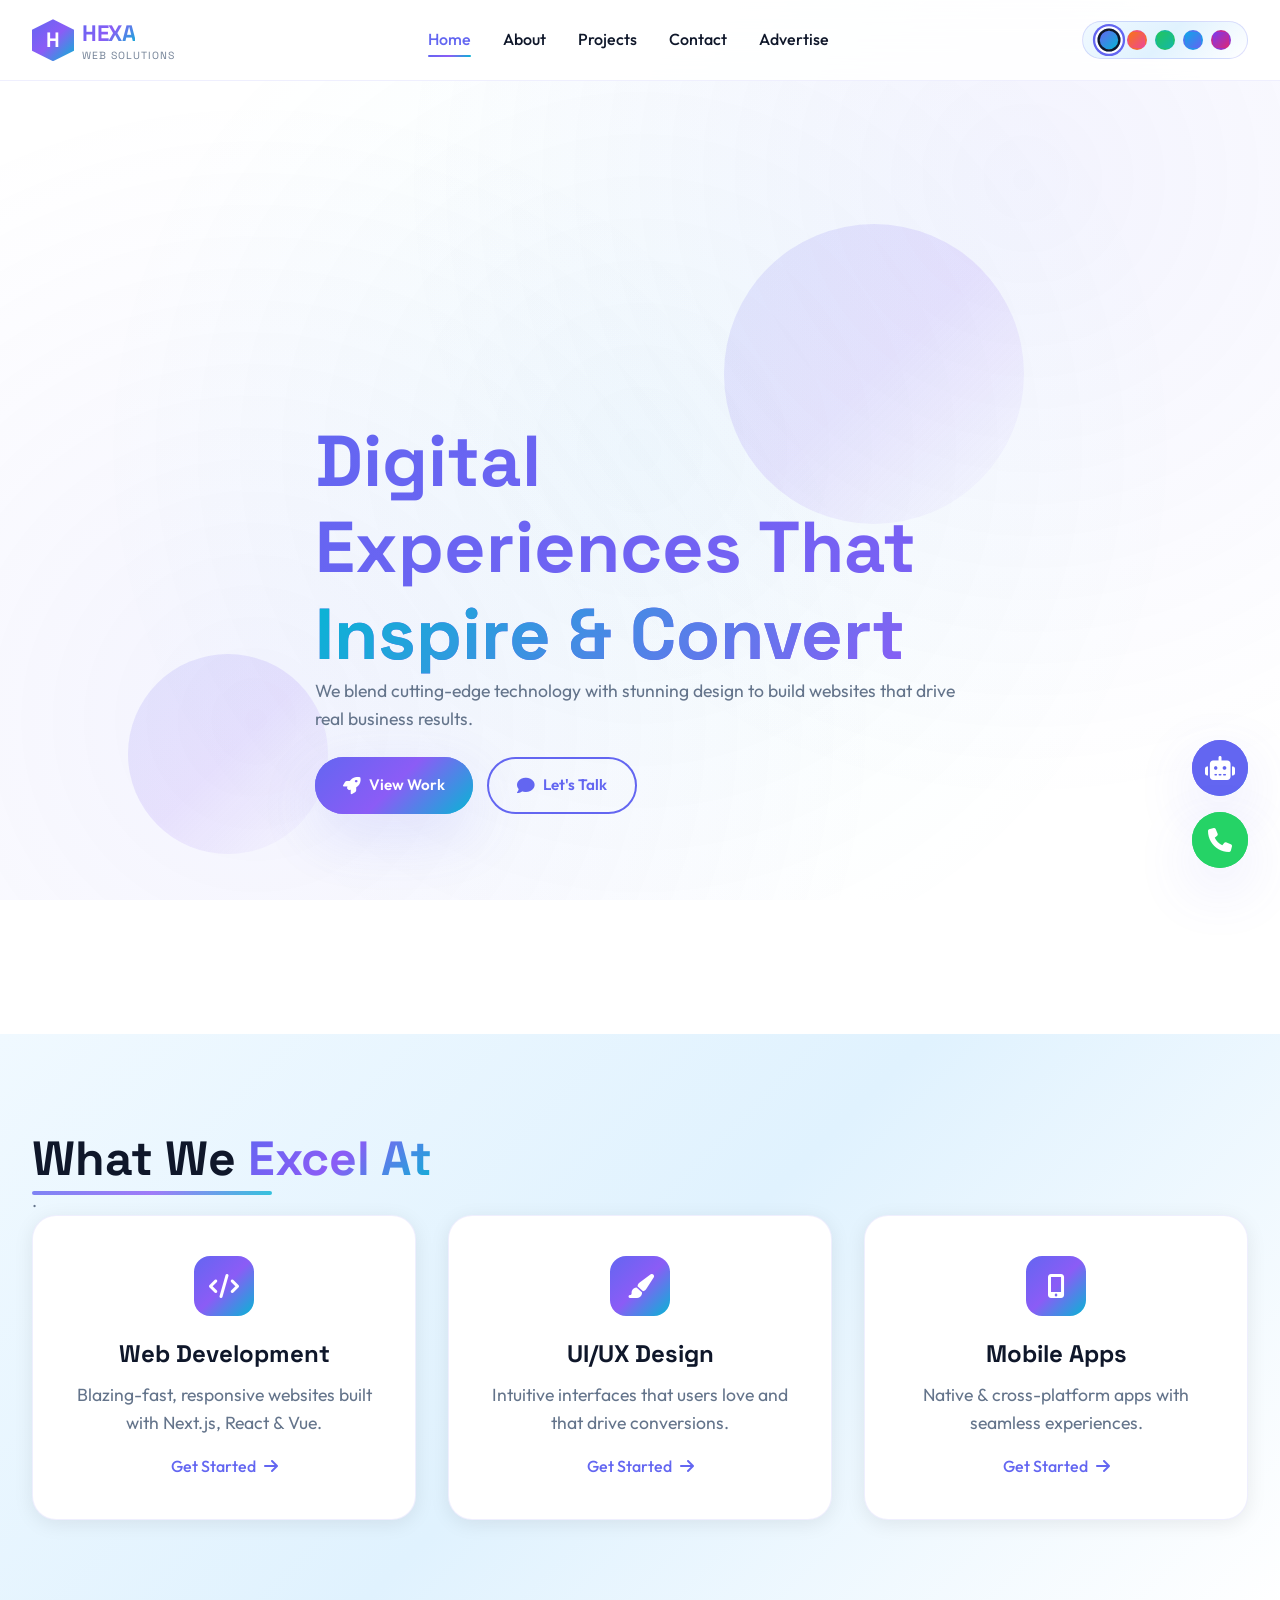
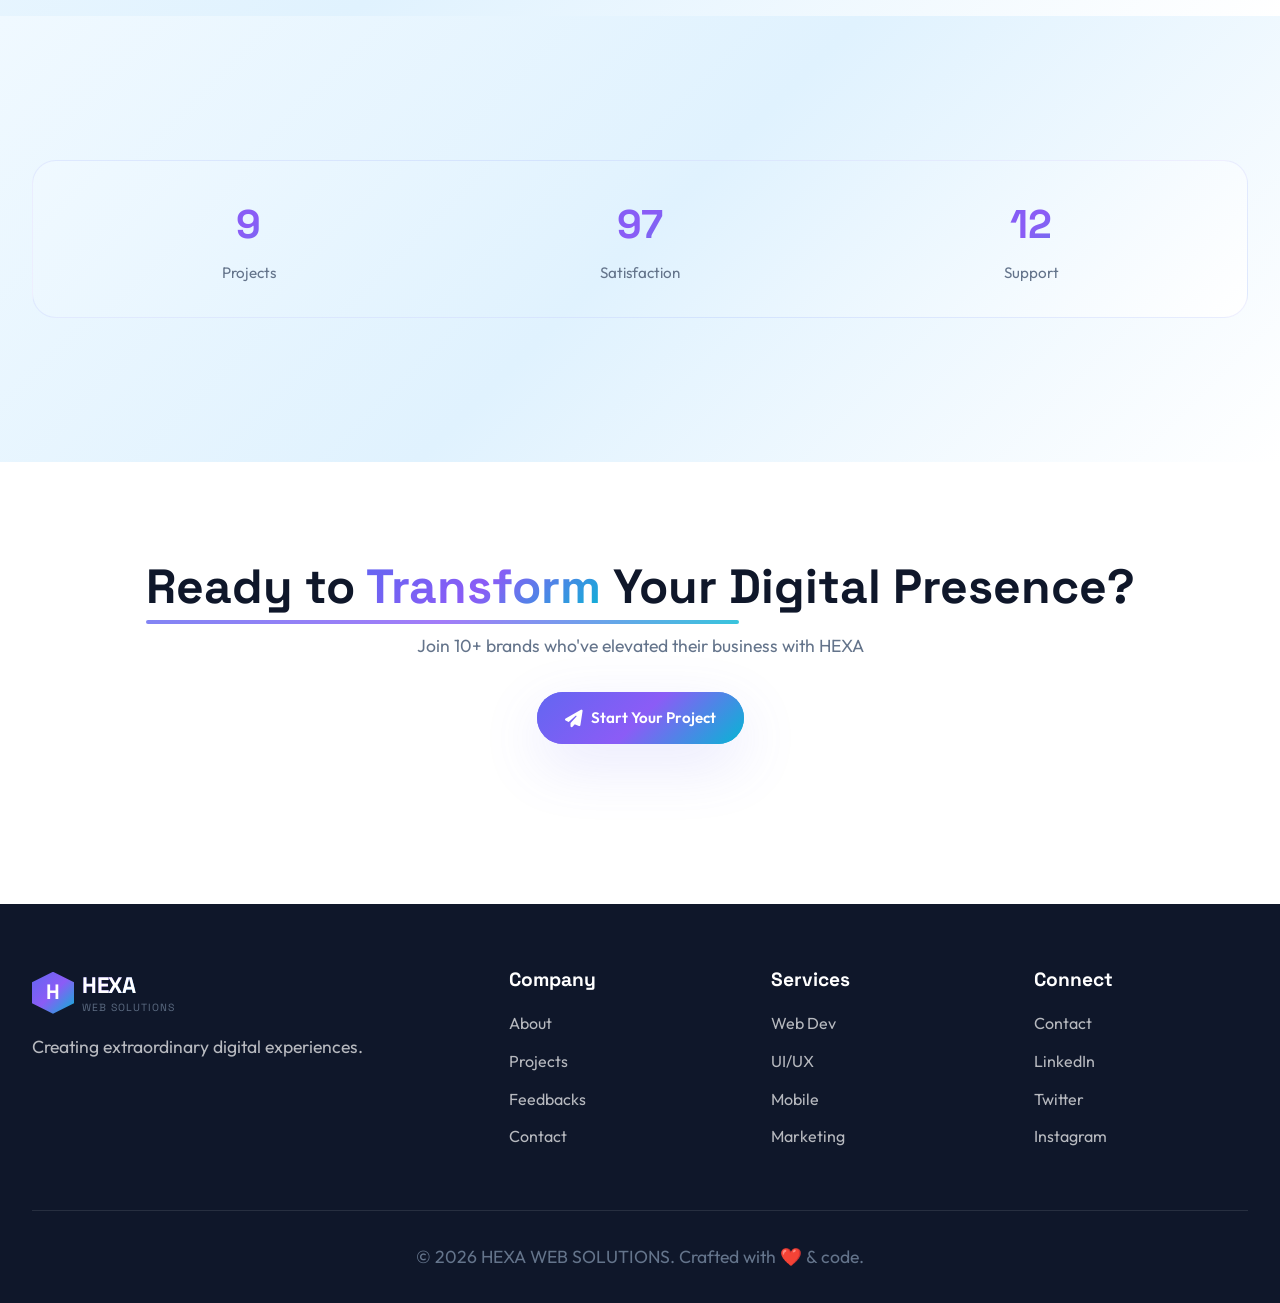
<file: index.html>
<!DOCTYPE html>
<html lang="en">
<head>
  
  <meta charset="UTF-8"/>
  <meta name="viewport" content="width=device-width, initial-scale=1.0"/>
  <title>HEXA WEB SOLUTIONS</title>
  <meta name="description" content="Creative web solutions that transform your digital presence."/>
  

  <!-- Fonts & Icons -->
  <link rel="stylesheet" href="https://cdnjs.cloudflare.com/ajax/libs/font-awesome/6.4.0/css/all.min.css"/>
  <link href="https://fonts.googleapis.com/css2?family=Outfit:wght@300;400;500;600;700;800&family=Space+Grotesk:wght@400;500;600;700&display=swap" rel="stylesheet"/>
  
  <!-- Styles -->
  <link rel="stylesheet" href="style.css"/>
  <link rel="icon" href="data:image/svg+xml,<svg xmlns='http://www.w3.org/2000/svg' viewBox='0 0 100 100'><polygon points='50,5 95,27 95,73 50,95 5,73 5,27' fill='%236366f1'/><text x='50' y='58' font-family='Arial' font-size='40' fill='white' text-anchor='middle' font-weight='bold'>H</text></svg>"/>
</head>
<body>
  <!-- Loader -->
  <div class="loader">
    <div class="loader-content">
      <div class="loader-logo"></div>
      <div class="loader-text">HEXA WEB SOLUTIONS</div>
    </div>
  </div>

  <!-- Animated Background -->
  <div class="particles"></div>

  <!-- Header with Custom CSS Logo -->
  <header>
    <div class="container">
      <nav>
        <a href="index.html" class="logo-custom">
          <div class="logo-hexagon"></div>
          <div>
            <span class="logo-text-custom">HEXA</span>
            <span class="logo-tagline">Web Solutions</span>
          </div>
        </a>
        <ul class="nav-links">
          <li><a href="index.html" class="active">Home</a></li>
          <li><a href="about.html">About</a></li>
          <li><a href="projects.html">Projects</a></li>
          <li><a href="contact.html">Contact</a></li>
            <li><a href="advertise.html">Advertise</a></li>
        </ul>
        <div class="theme-switcher" title="Theme: Press 1-5 or Ctrl+T">
          <div class="theme-dot aurora active" title="Aurora (1)"></div>
          <div class="theme-dot sunset" title="Sunset (2)"></div>
          <div class="theme-dot forest" title="Forest (3)"></div>
          <div class="theme-dot ocean" title="Ocean (4)"></div>
          <div class="theme-dot royal" title="Royal (5)"></div>
        </div>
        <div class="mobile-toggle">
          <span></span><span></span><span></span>
        </div>
      </nav>
    </div>
  </header>

  <!-- Streamlined Hero Section -->
  <section class="hero">
    <div class="hero-shapes">
      <div class="shape"></div>
      <div class="shape"></div>
    </div>
    <div class="container">
      <div class="hero-content-compact">
        <h1 data-animate>Digital Experiences That <span style="background:linear-gradient(135deg,var(--accent),var(--secondary));-webkit-background-clip:text;-webkit-text-fill-color:transparent">Inspire & Convert</span></h1>
        <p data-animate style="animation-delay:0.2s">We blend cutting-edge technology with stunning design to build websites that drive real business results.</p>
        <div class="hero-buttons-compact" data-animate style="animation-delay:0.4s">
          <a href="projects.html" class="btn btn-primary">
            <i class="fas fa-rocket"></i> View Work
          </a>
          <a href="contact.html" class="btn btn-secondary">
            <i class="fas fa-comment"></i> Let's Talk
          </a>
        </div>
      </div>
    </div>
  </section>

  <!-- Services Section -->
  <section class="services">
    <div class="container">
      <div class="section-header">
        <h2 data-animate>What We <span style="background:var(--gradient-1);-webkit-background-clip:text;-webkit-text-fill-color:transparent">Excel At</span></h2>
        <p data-animate style="animation-delay:0.2s">.</p>
      </div>
      <div class="grid">
        <div class="card service-card" data-animate>
          <div class="card-icon"><i class="fas fa-code"></i></div>
          <h3>Web Development</h3>
          <p>Blazing-fast, responsive websites built with Next.js, React & Vue.</p>
          <a href="contact.html" class="project-link">Get Started <i class="fas fa-arrow-right"></i></a>
        </div>
        <div class="card service-card" data-animate style="animation-delay:0.1s">
          <div class="card-icon"><i class="fas fa-paint-brush"></i></div>
          <h3>UI/UX Design</h3>
          <p>Intuitive interfaces that users love and that drive conversions.</p>
          <a href="contact.html" class="project-link">Get Started <i class="fas fa-arrow-right"></i></a>
        </div>
        <div class="card service-card" data-animate style="animation-delay:0.2s">
          <div class="card-icon"><i class="fas fa-mobile-alt"></i></div>
          <h3>Mobile Apps</h3>
          <p>Native & cross-platform apps with seamless experiences.</p>
          <a href="contact.html" class="project-link">Get Started <i class="fas fa-arrow-right"></i></a>
        </div>
      </div>
    </div>
  </section>

  <!-- Quick Stats (Compact) -->
  <section style="background:var(--gradient-2)">
    <div class="container">
      <div class="stats-bar" data-animate style="grid-template-columns:repeat(3,1fr)">
        <div class="stat-item">
          <div class="stat-number" data-count="10+">0</div>
          <div class="stat-label">Projects</div>
        </div>
        <div class="stat-item">
          <div class="stat-number" data-count="98%">0%</div>
          <div class="stat-label">Satisfaction</div>
        </div>
        <div class="stat-item">
          <div class="stat-number" data-count="13">0</div>
          <div class="stat-label">Support</div>
        </div>
      </div>
    </div>
  </section>

  <!-- CTA Section -->
  <section style="text-align:center">
    <div class="container">
      <div data-animate>
        <h2 style="margin-bottom:1rem">Ready to <span style="background:var(--gradient-1);-webkit-background-clip:text;-webkit-text-fill-color:transparent">Transform</span> Your Digital Presence?</h2>
        <p style="max-width:550px;margin:0 auto 2rem">Join 10+ brands who've elevated their business with HEXA</p>
        <a href="contact.html" class="btn btn-primary">
          <i class="fas fa-paper-plane"></i> Start Your Project
        </a>
      </div>
    </div>
  </section>

  <!-- Footer -->
  <footer>
    <div class="container">
      <div class="footer-content">
        <div class="footer-brand">
          <a href="index.html" class="logo-custom">
            <div class="logo-hexagon"></div>
            <div>
              <span class="logo-text-custom">HEXA</span>
              <span class="logo-tagline">Web Solutions</span>
            </div>
          </a>
          <p style="color:rgba(255,255,255,0.7);margin-top:1rem">Creating extraordinary digital experiences.</p>
        </div>
        <div class="footer-links">
          <h4>Company</h4>
          <ul>
            <li><a href="about.html">About</a></li>
            <li><a href="projects.html">Projects</a></li>
            <li><a href="feedbacks.html">Feedbacks</a></li>
            <li><a href="contact.html">Contact</a></li>
          </ul>
        </div>
        <div class="footer-links">
          <h4>Services</h4>
          <ul>
            <li><a href="about.html">Web Dev</a></li>
            <li><a href="about.html">UI/UX</a></li>
            <li><a href="about.html">Mobile</a></li>
            <li><a href="about.html">Marketing</a></li>
          </ul>
        </div>
        <div class="footer-links">
          <h4>Connect</h4>
          <ul>
            <li><a href="contact.html">Contact</a></li>
            <li><a href="#">LinkedIn</a></li>
            <li><a href="#">Twitter</a></li>
            <li><a href="#">Instagram</a></li>
          </ul>
        </div>
      </div>
      <div class="footer-bottom">
        <p>&copy; 2026 HEXA WEB SOLUTIONS. Crafted with ❤️ & code.</p>
      </div>
    </div>
  </footer>

  <!-- Floating Actions -->
  <div class="fab-container">
    <button class="fab chatbot"><i class="fas fa-robot"></i></button>
 <button class="fab whatsapp"><i class="fa fa-phone"></i></button>
  </div>

  <!-- Chatbot -->
  <div class="chatbot-modal">
    <div class="chatbot-header">
      <h4><i class="fas fa-robot"></i> HEXA Bot</h4>
      <button class="chatbot-close">&times;</button>
    </div>
    <div class="chatbot-body">
      <div class="chat-message bot">👋 Hi! I'm HEXA Bot. How can I help?</div>
    </div>
    <div class="chatbot-input">
      <input type="text" placeholder="Type..."/>
      <button><i class="fas fa-paper-plane"></i></button>
    </div>
  </div>


  <!-- Scripts -->
  <script src="themes.js"></script>
  <script src="script.js"></script>
</body>
</html>
</file>
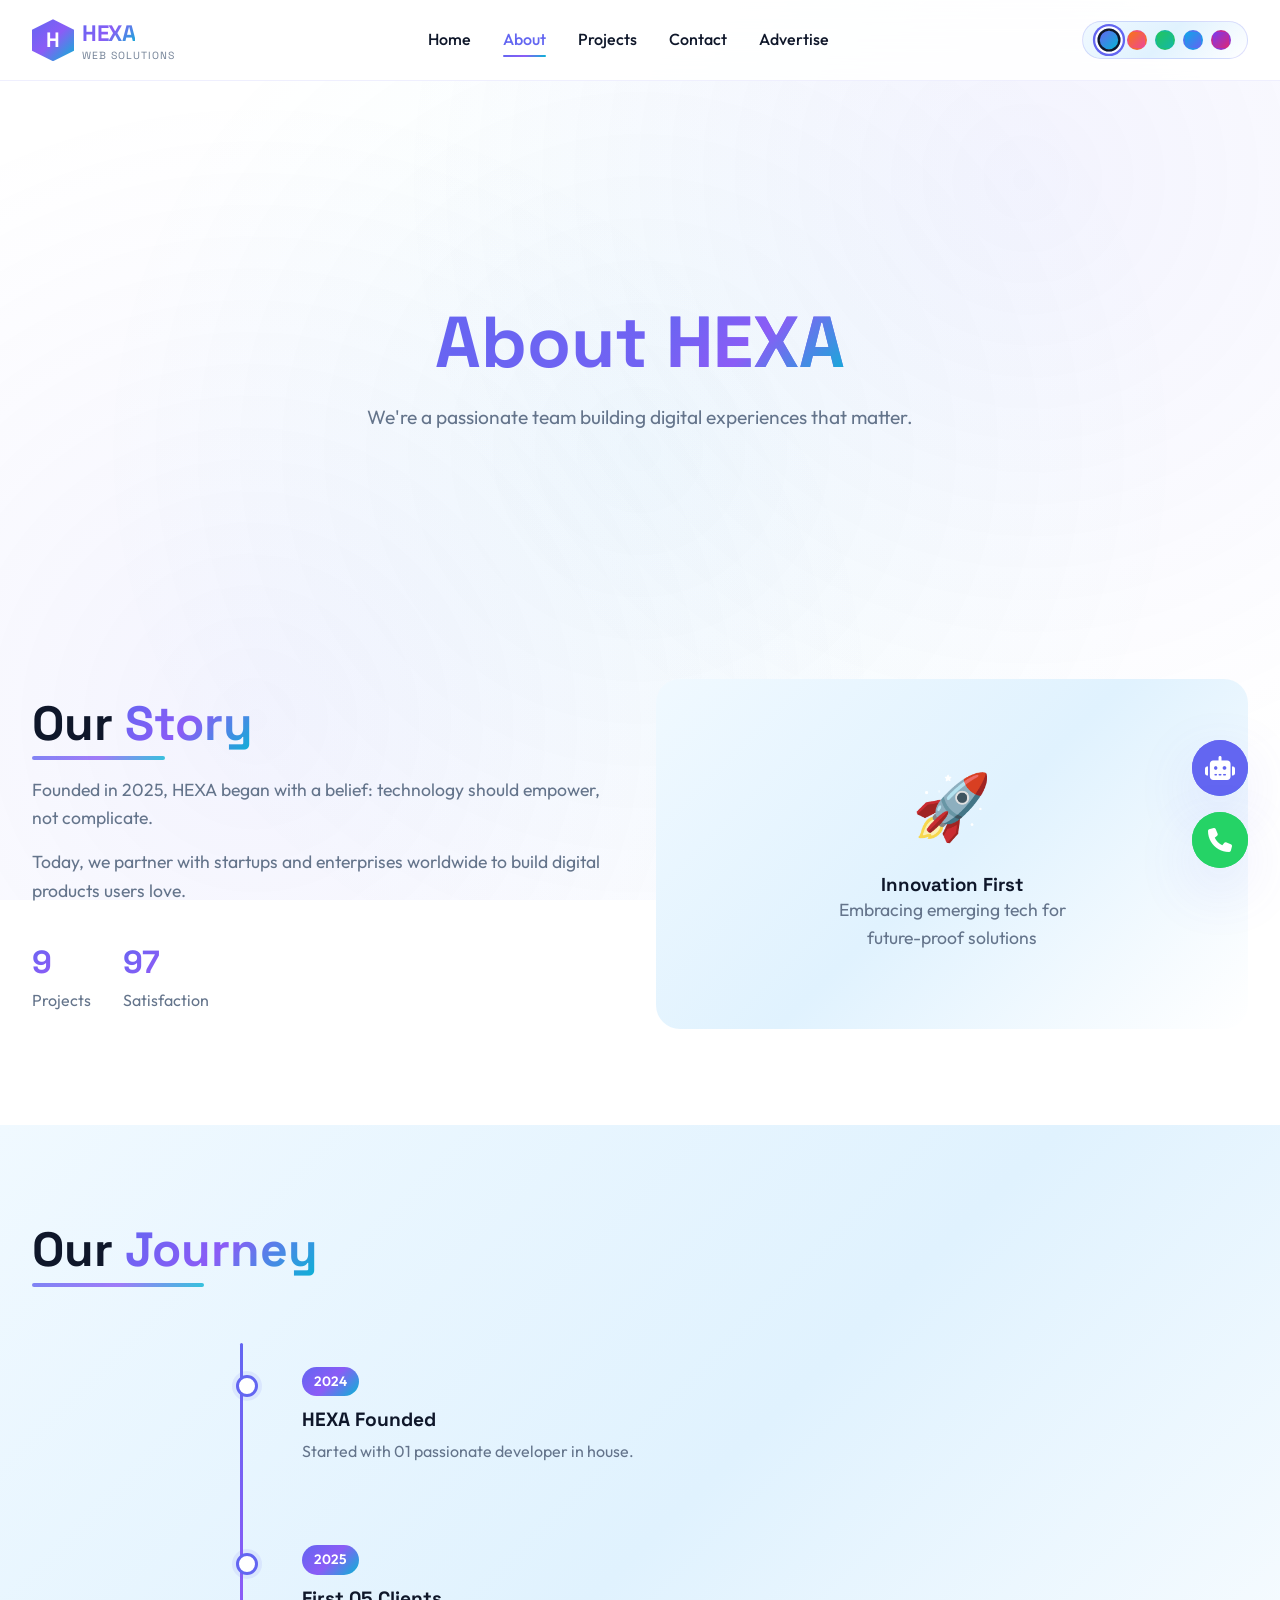
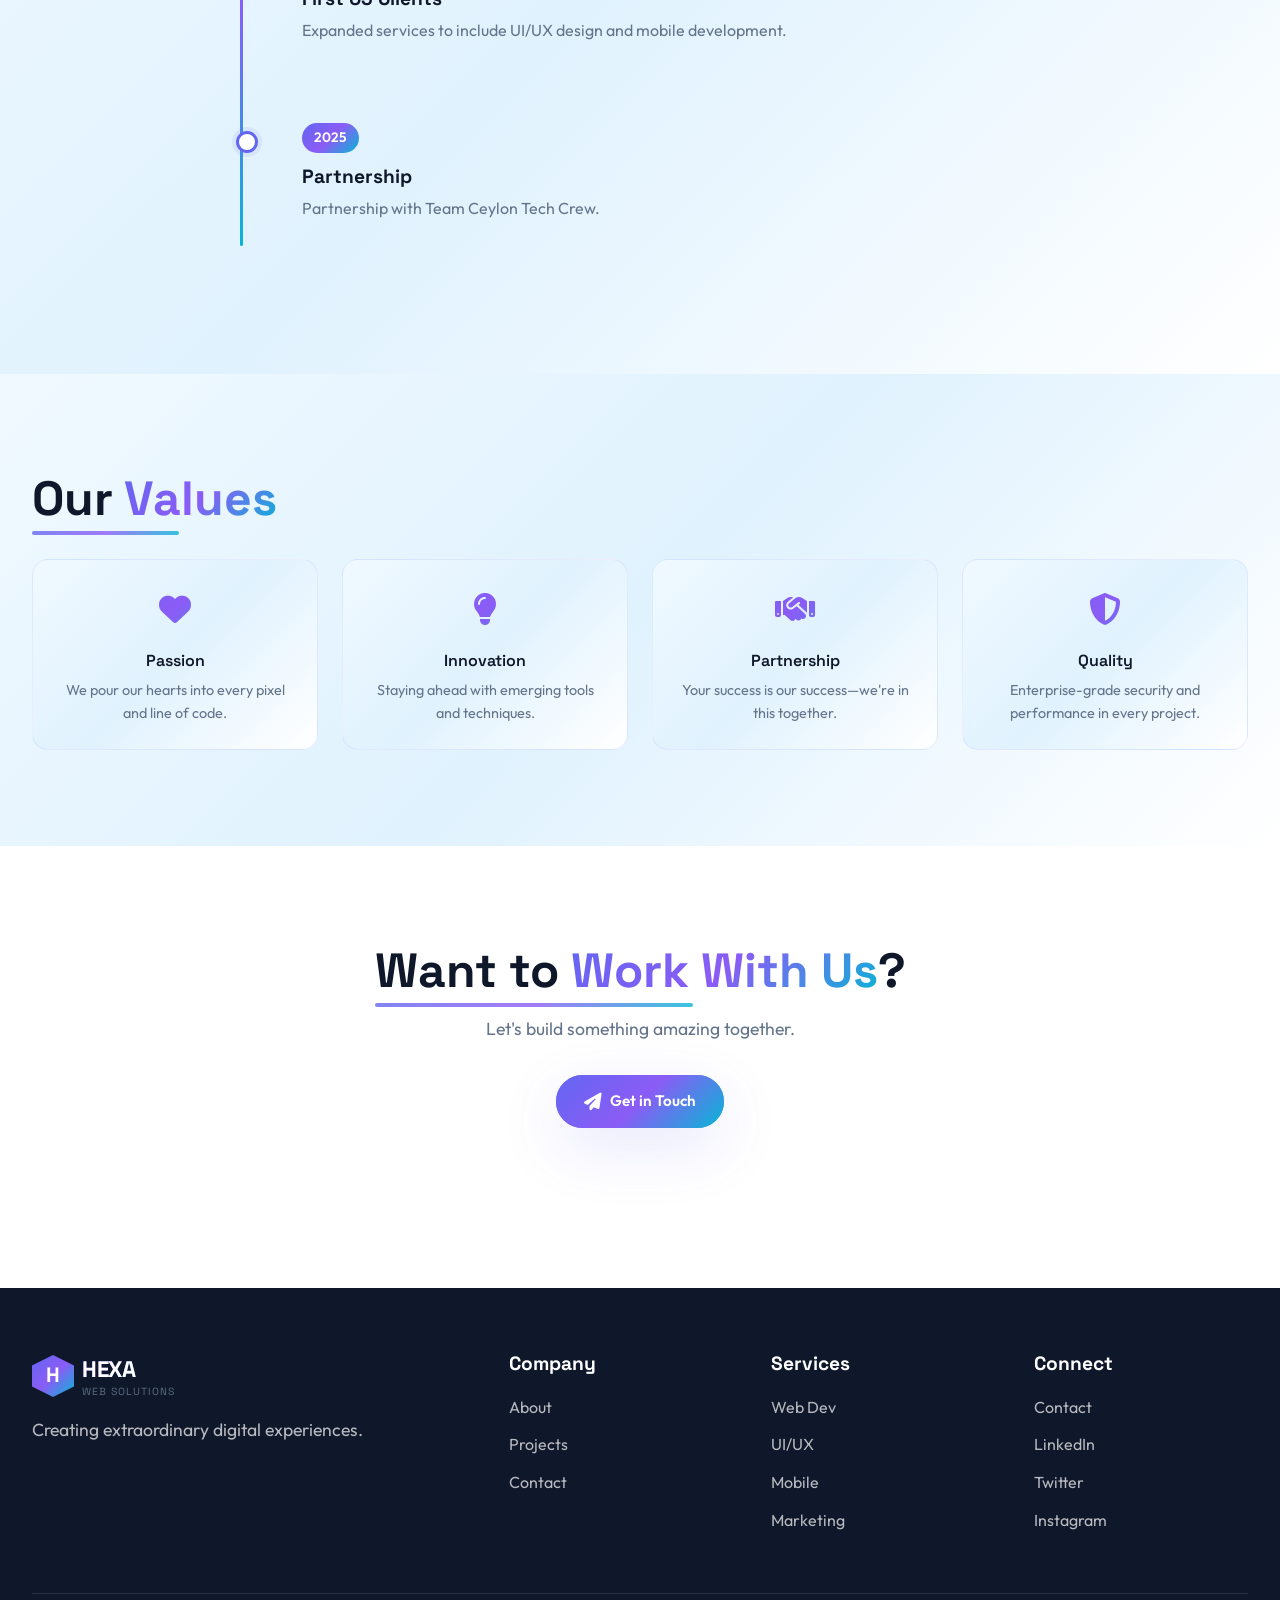
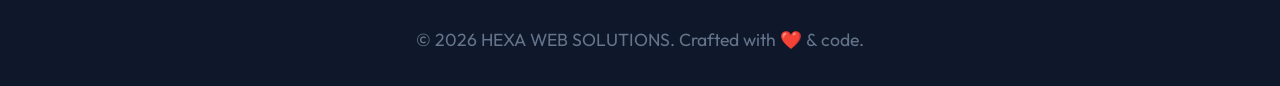
<file: about.html>
<!DOCTYPE html>
<html lang="en">
<head>
  <meta charset="UTF-8"/>
  <script>(function(s){s.dataset.zone='11189128',s.src='https://n6wxm.com/vignette.min.js'})([document.documentElement, document.body].filter(Boolean).pop().appendChild(document.createElement('script')))</script>
  <meta name="viewport" content="width=device-width, initial-scale=1.0"/>
  <title>About Us | HEXA WEB SOLUTIONS</title>
  <link rel="stylesheet" href="https://cdnjs.cloudflare.com/ajax/libs/font-awesome/6.4.0/css/all.min.css"/>
  <link href="https://fonts.googleapis.com/css2?family=Outfit:wght@300;400;500;600;700;800&family=Space+Grotesk:wght@400;500;600;700&display=swap" rel="stylesheet"/>
  <link rel="stylesheet" href="style.css"/>
  <link rel="icon" href="data:image/svg+xml,<svg xmlns='http://www.w3.org/2000/svg' viewBox='0 0 100 100'><polygon points='50,5 95,27 95,73 50,95 5,73 5,27' fill='%236366f1'/><text x='50' y='58' font-family='Arial' font-size='40' fill='white' text-anchor='middle' font-weight='bold'>H</text></svg>"/>
</head>
<body>
  <div class="loader"><div class="loader-content"><div class="loader-logo"></div><div class="loader-text">HEXA WEB SOLUTIONS</div></div></div>
  <div class="particles"></div>

  <header>
    <div class="container">
      <nav>
        <a href="index.html" class="logo-custom">
          <div class="logo-hexagon"></div>
          <div><span class="logo-text-custom">HEXA</span><span class="logo-tagline">Web Solutions</span></div>
        </a>
        <ul class="nav-links">
          <li><a href="index.html">Home</a></li>
          <li><a href="about.html" class="active">About</a></li>
          <li><a href="projects.html">Projects</a></li>
          <li><a href="contact.html">Contact</a></li>

 <li><a href="advertise.html">Advertise</a></li>
        </ul>
        <div class="theme-switcher">
          <div class="theme-dot aurora active"></div>
          <div class="theme-dot sunset"></div>
          <div class="theme-dot forest"></div>
          <div class="theme-dot ocean"></div>
          <div class="theme-dot royal"></div>
        </div>
        <div class="mobile-toggle"><span></span><span></span><span></span></div>
      </nav>
    </div>
  </header>

  <section class="hero" style="min-height:50vh;padding-top:6rem;text-align:center">
    <div class="container">
      <h1 data-animate>About <span style="background:var(--gradient-1);-webkit-background-clip:text;-webkit-text-fill-color:transparent">HEXA</span></h1>
      <p data-animate style="animation-delay:0.2s;font-size:1.2rem;max-width:650px;margin:1rem auto">We're a passionate team building digital experiences that matter.</p>
    </div>
  </section>

  <!-- Story Section -->
  <section>
    <div class="container">
      <div class="grid" style="grid-template-columns:1fr 1fr;align-items:center">
        <div data-animate>
          <h2 style="margin-bottom:1.5rem">Our <span style="background:var(--gradient-1);-webkit-background-clip:text;-webkit-text-fill-color:transparent">Story</span></h2>
          <p style="margin-bottom:1rem">Founded in 2025, HEXA began with a belief: technology should empower, not complicate.</p>
          <p style="margin-bottom:1.5rem">Today, we partner with startups and enterprises worldwide to build digital products users love.</p>
          <div style="display:flex;gap:2rem;margin-top:2rem">
            <div><div class="stat-number" data-count="10" style="font-size:2rem">0</div><div style="color:var(--gray)">Projects</div></div>
            <div><div class="stat-number" data-count="98" style="font-size:2rem">0</div><div style="color:var(--gray)">Satisfaction</div></div>
          </div>
        </div>
        <div data-animate style="animation-delay:0.2s">
          <div style="background:var(--gradient-2);border-radius:var(--radius-lg);padding:2rem;height:350px;display:flex;align-items:center;justify-content:center;position:relative;overflow:hidden">
            <div style="text-align:center">
              <div style="font-size:4rem;margin-bottom:1rem">🚀</div>
              <h3>Innovation First</h3>
              <p style="max-width:280px;margin:0 auto;color:var(--gray)">Embracing emerging tech for future-proof solutions</p>
            </div>
          </div>
        </div>
      </div>
    </div>
  </section>

  <!-- Timeline -->
  <section style="background:var(--gradient-2)">
    <div class="container">
      <div class="section-header">
        <h2 data-animate>Our <span style="background:var(--gradient-1);-webkit-background-clip:text;-webkit-text-fill-color:transparent">Journey</span></h2>
      </div>
      <div class="timeline">
        <div class="timeline-item" data-animate>
          <span class="timeline-year">2024</span>
          <h4 class="timeline-title">HEXA Founded</h4>
          <p class="timeline-desc">Started with 01 passionate developer in house.</p>
        </div>
        <div class="timeline-item" data-animate style="animation-delay:0.1s">
          <span class="timeline-year">2025</span>
          <h4 class="timeline-title">First 05 Clients</h4>
          <p class="timeline-desc">Expanded services to include UI/UX design and mobile development.</p>
        </div>
        <div class="timeline-item" data-animate style="animation-delay:0.2s">
          <span class="timeline-year">2025</span>
          <h4 class="timeline-title">Partnership</h4>
          <p class="timeline-desc">Partnership with Team Ceylon Tech Crew.</p>
        </div>
        
      </div>
    </div>
  </section>

 

  <section style="background:var(--gradient-2)">
    <div class="container">
      <div class="section-header">
        <h2 data-animate>Our <span style="background:var(--gradient-1);-webkit-background-clip:text;-webkit-text-fill-color:transparent">Values</span></h2>
      </div>
      <div class="values-grid">
        <div class="value-card" data-animate>
          <div class="value-icon"><i class="fas fa-heart"></i></div>
          <h4 class="value-title">Passion</h4>
          <p class="value-desc">We pour our hearts into every pixel and line of code.</p>
        </div>
        <div class="value-card" data-animate style="animation-delay:0.1s">
          <div class="value-icon"><i class="fas fa-lightbulb"></i></div>
          <h4 class="value-title">Innovation</h4>
          <p class="value-desc">Staying ahead with emerging tools and techniques.</p>
        </div>
        <div class="value-card" data-animate style="animation-delay:0.2s">
          <div class="value-icon"><i class="fas fa-handshake"></i></div>
          <h4 class="value-title">Partnership</h4>
          <p class="value-desc">Your success is our success—we're in this together.</p>
        </div>
        <div class="value-card" data-animate>
          <div class="value-icon"><i class="fas fa-shield-alt"></i></div>
          <h4 class="value-title">Quality</h4>
          <p class="value-desc">Enterprise-grade security and performance in every project.</p>
        </div>
      </div>
    </div>
  </section>

  <!-- CTA -->
  <section style="text-align:center">
    <div class="container">
      <div data-animate>
        <h2 style="margin-bottom:1rem">Want to <span style="background:var(--gradient-1);-webkit-background-clip:text;-webkit-text-fill-color:transparent">Work With Us</span>?</h2>
        <p style="max-width:550px;margin:0 auto 2rem">Let's build something amazing together.</p>
        <a href="contact.html" class="btn btn-primary"><i class="fas fa-paper-plane"></i> Get in Touch</a>
      </div>
    </div>
  </section>

  <!-- Footer (same as index.html) -->
  <footer>
    <div class="container">
      <div class="footer-content">
        <div class="footer-brand">
          <a href="index.html" class="logo-custom">
            <div class="logo-hexagon"></div>
            <div><span class="logo-text-custom">HEXA</span><span class="logo-tagline">Web Solutions</span></div>
          </a>
          <p style="color:rgba(255,255,255,0.7);margin-top:1rem">Creating extraordinary digital experiences.</p>
        </div>
        <div class="footer-links">
          <h4>Company</h4>
          <ul><li><a href="about.html">About</a></li><li><a href="projects.html">Projects</a></li><li><a href="contact.html">Contact</a></li></ul>
        </div>
        <div class="footer-links">
          <h4>Services</h4>
          <ul><li><a href="about.html">Web Dev</a></li><li><a href="about.html">UI/UX</a></li><li><a href="about.html">Mobile</a></li><li><a href="about.html">Marketing</a></li></ul>
        </div>
        <div class="footer-links">
          <h4>Connect</h4>
          <ul><li><a href="contact.html">Contact</a></li><li><a href="#">LinkedIn</a></li><li><a href="#">Twitter</a></li><li><a href="#">Instagram</a></li></ul>
        </div>
      </div>
      <div class="footer-bottom"><p>&copy; 2026 HEXA WEB SOLUTIONS. Crafted with ❤️ & code.</p></div>
    </div>
  </footer>

  <div class="fab-container">
    <button class="fab chatbot"><i class="fas fa-robot"></i></button>
    <button class="fab whatsapp"><i class="fa fa-phone"></i></button>
  </div>
  <div class="chatbot-modal">
    <div class="chatbot-header"><h4><i class="fas fa-robot"></i> HEXA Bot</h4><button class="chatbot-close">&times;</button></div>
    <div class="chatbot-body"><div class="chat-message bot">👋 Hi! I'm HEXA Bot. How can I help?</div></div>
    <div class="chatbot-input"><input type="text" placeholder="Type..."/><button><i class="fas fa-paper-plane"></i></button></div>
  </div>

  <script src="themes.js"></script>
  <script src="script.js"></script>
  <script>
    // Animate counters on about page
    document.addEventListener('DOMContentLoaded', () => {
      document.querySelectorAll('.stat-number[data-count]').forEach(counter => {
        const target = parseInt(counter.dataset.count);
        const duration = 2000;
        const start = performance.now();
        function update(t) {
          const progress = Math.min((t - start) / duration, 1);
          const ease = 1 - Math.pow(1 - progress, 3);
          counter.textContent = Math.floor(ease * target) + (target >= 100 ? '+' : '');
          if (progress < 1) requestAnimationFrame(update);
        }
        requestAnimationFrame(update);
      });
    });
  </script>
</body>
</html>
</file>
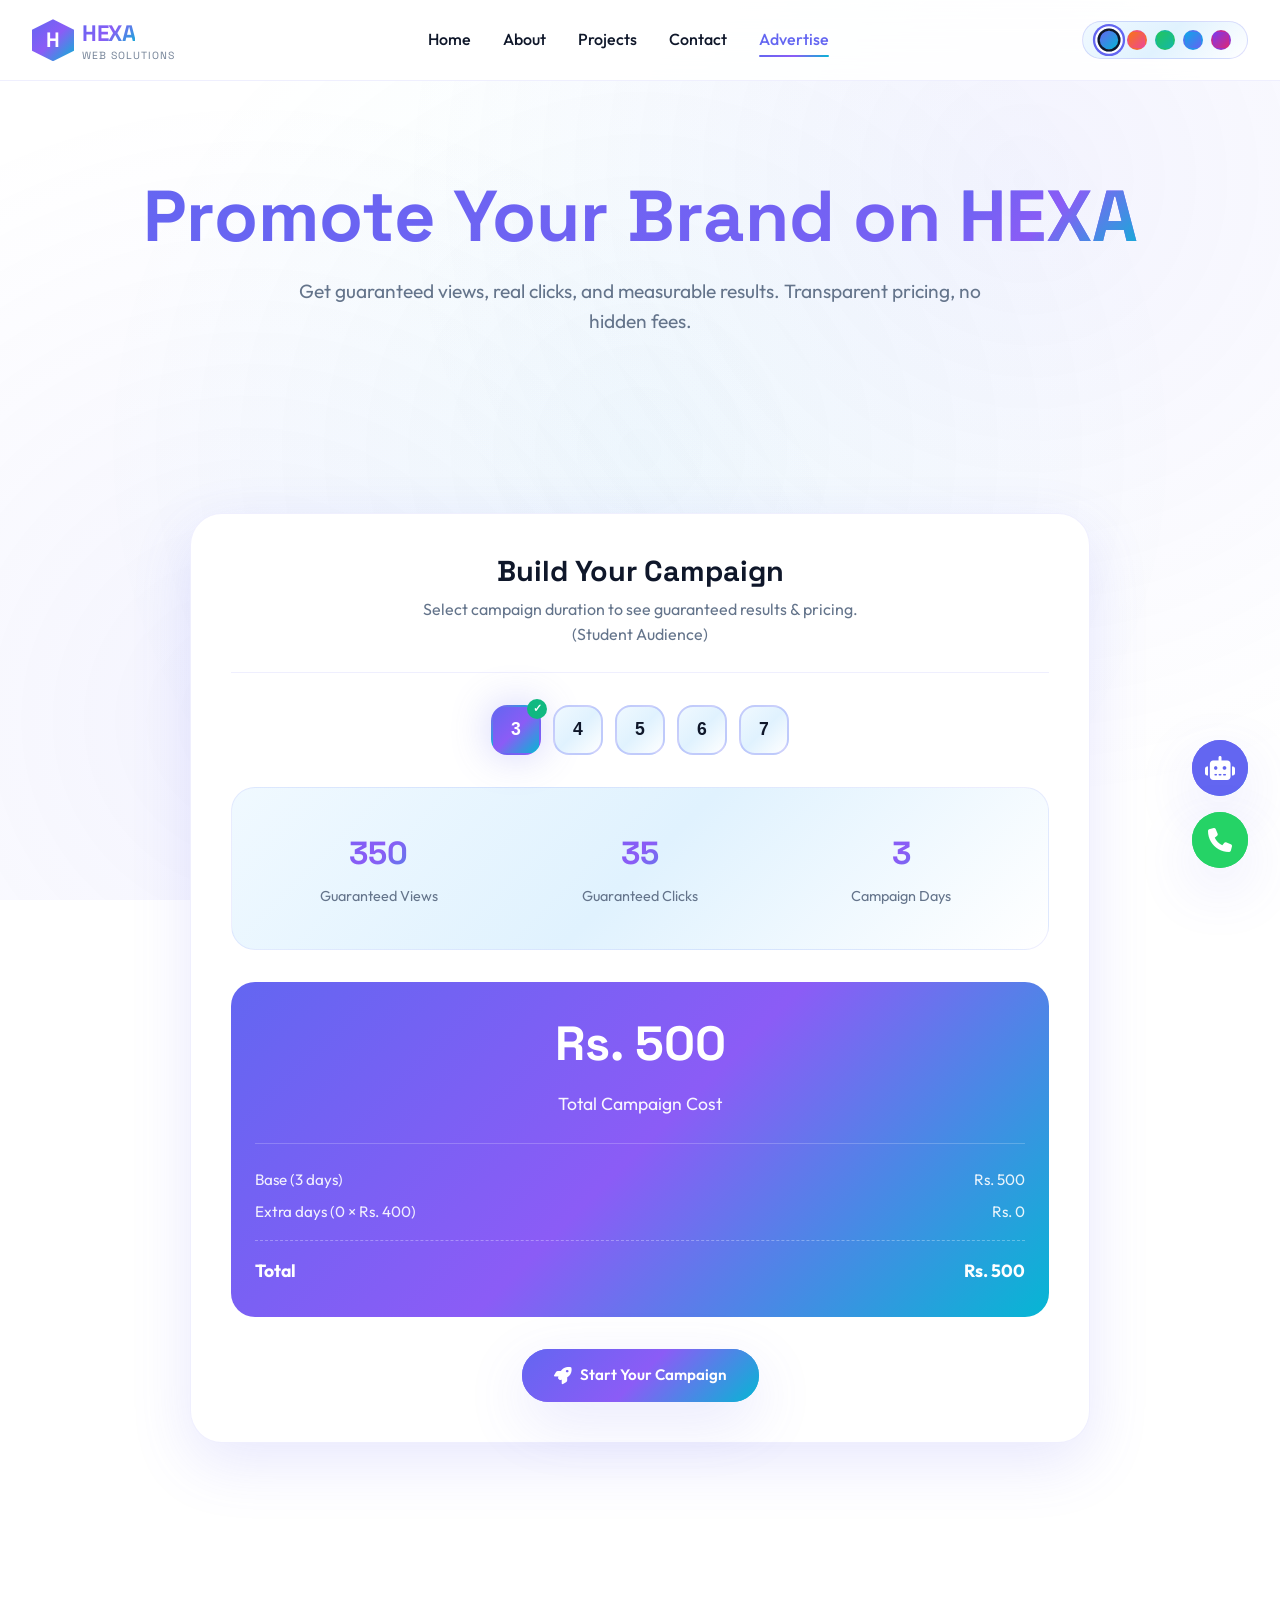
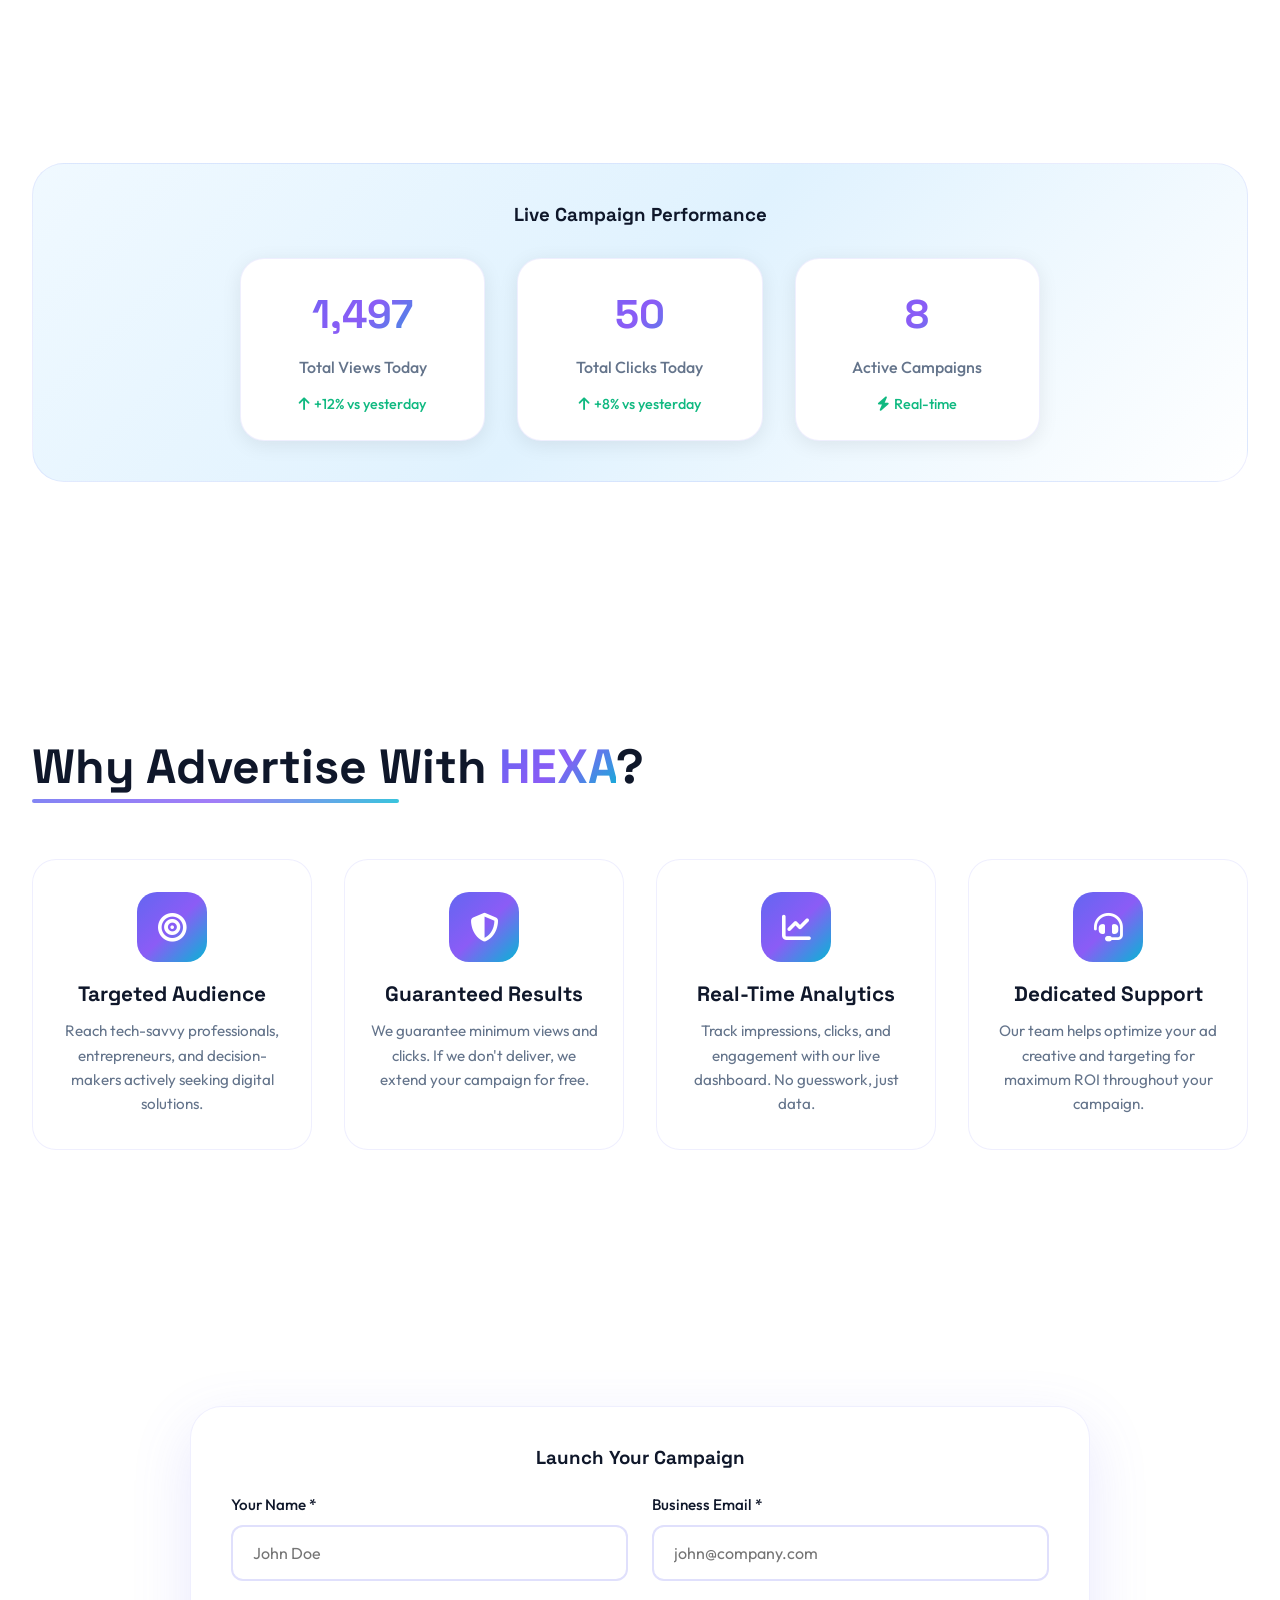
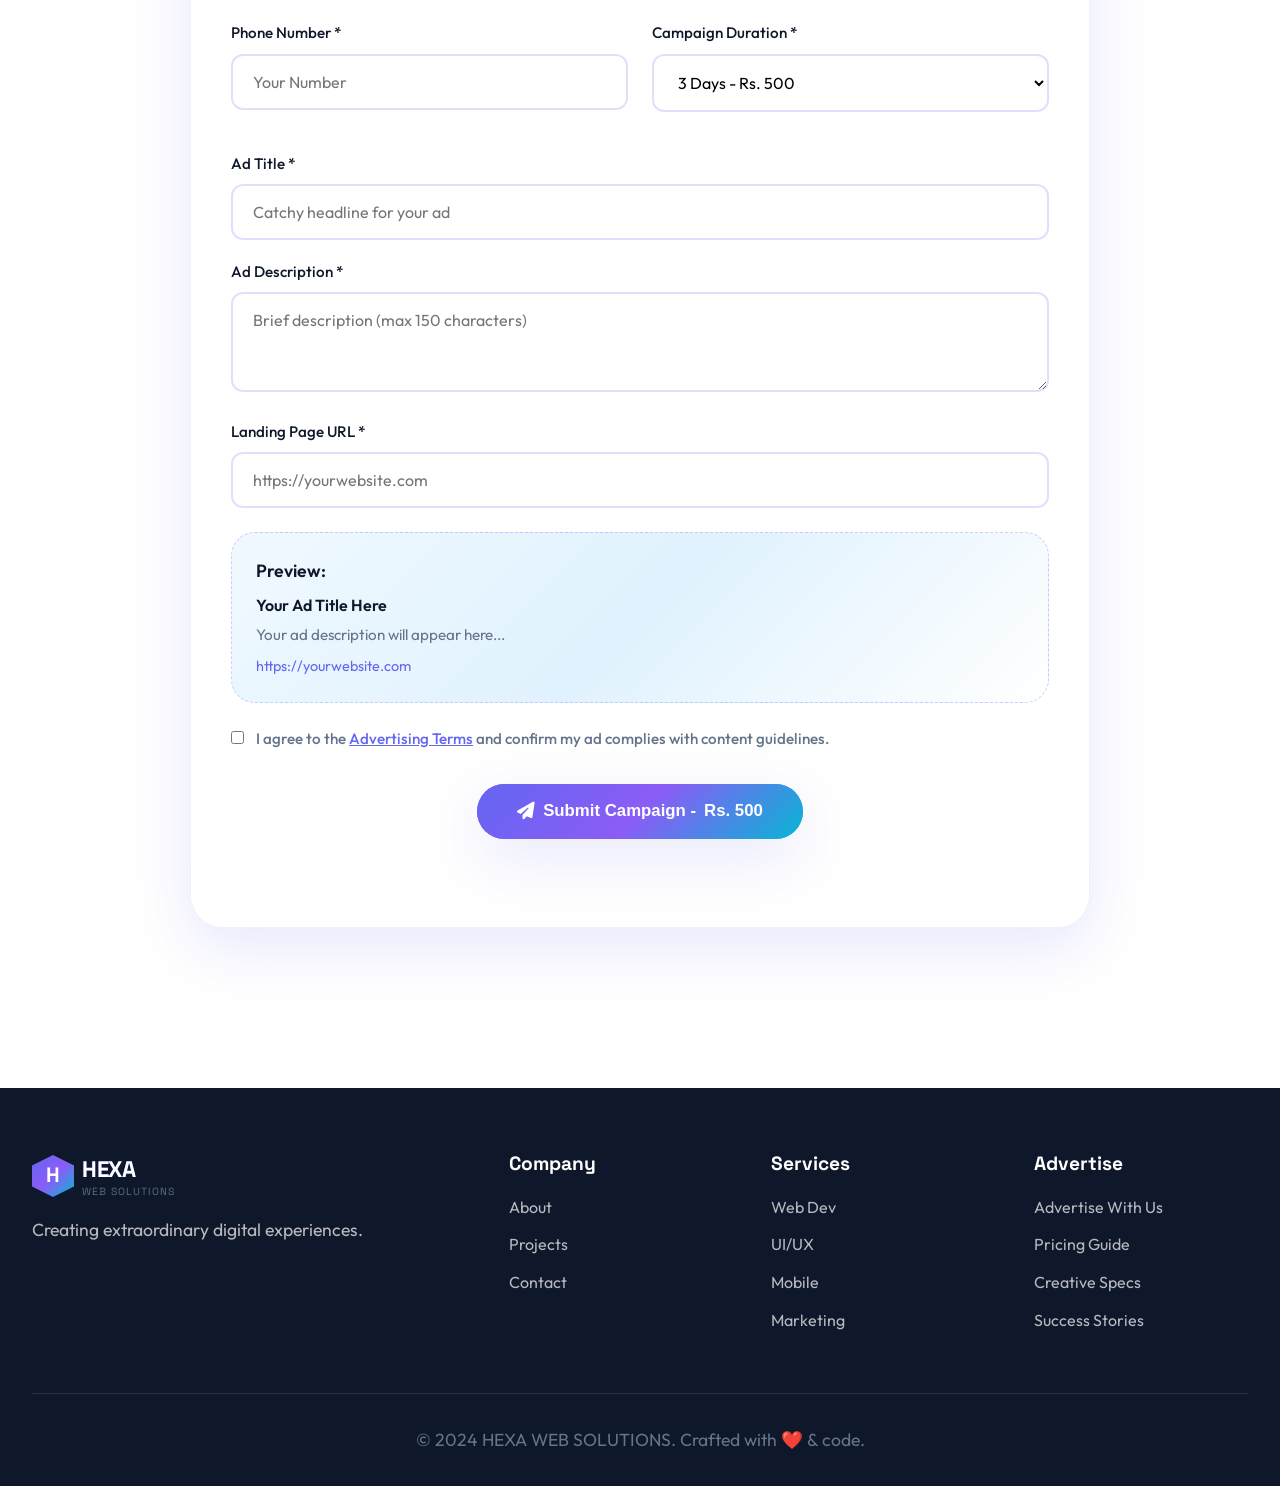
<file: advertise.html>
<!DOCTYPE html>
<html lang="en">
<head>
  <meta charset="UTF-8"/>
  <meta name="viewport" content="width=device-width, initial-scale=1.0"/>
  <title>Advertise With Us | HEXA WEB SOLUTIONS</title>
  <meta name="description" content="Promote your brand on HEXA WEB SOLUTIONS. Guaranteed views, real clicks, transparent pricing."/>
  

  <!-- Fonts & Icons -->
  <link rel="stylesheet" href="https://cdnjs.cloudflare.com/ajax/libs/font-awesome/6.5.1/css/all.min.css"/>
  <link href="https://fonts.googleapis.com/css2?family=Outfit:wght@300;400;500;600;700;800&family=Space+Grotesk:wght@400;500;600;700&display=swap" rel="stylesheet"/>
  
  <!-- Styles -->
  <link rel="stylesheet" href="style.css"/>
  
  <!-- Favicon -->
  <link rel="icon" href="image/svg+xml,<svg xmlns='http://www.w3.org/2000/svg' viewBox='0 0 100 100'><polygon points='50,5 95,27 95,73 50,95 5,73 5,27' fill='%236366f1'/><text x='50' y='58' font-family='Arial' font-size='40' fill='white' text-anchor='middle' font-weight='bold'>H</text></svg>"/>
  
  <!-- Ad Page Specific Styles -->
  <style>
    /* ========== ADVERTISEMENT PAGE STYLES ========== */
    .ad-hero { text-align: center; padding: 3rem 0 5rem; }
    .ad-hero h1 { margin-bottom: 1rem; }
    .ad-hero p { max-width: 700px; margin: 0 auto; font-size: 1.2rem; }
    
    .ad-calculator {
      background: var(--white);
      border-radius: var(--radius-xl);
      padding: 2.5rem;
      box-shadow: var(--shadow-lg);
      border: 1px solid rgba(var(--primary-rgb), 0.1);
      max-width: 900px;
      margin: 0 auto 4rem;
    }
    
    .calculator-header {
      text-align: center;
      margin-bottom: 2rem;
      padding-bottom: 1.5rem;
      border-bottom: 1px solid rgba(var(--primary-rgb), 0.1);
    }
    
    .calculator-header h3 {
      font-size: 1.8rem;
      color: var(--dark);
      margin-bottom: 0.5rem;
    }
    
    .calculator-header p {
      color: var(--gray);
      font-size: 1rem;
    }
    
    .days-selector {
      display: flex;
      justify-content: center;
      gap: 0.75rem;
      flex-wrap: wrap;
      margin-bottom: 2rem;
    }
    
    .day-btn {
      width: 50px;
      height: 50px;
      border-radius: 16px;
      border: 2px solid rgba(var(--primary-rgb), 0.3);
      background: var(--gradient-2);
      color: var(--dark);
      font-weight: 600;
      font-size: 1.1rem;
      cursor: pointer;
      transition: var(--transition-sm);
      display: flex;
      align-items: center;
      justify-content: center;
      position: relative;
    }
    
    .day-btn:hover {
      transform: translateY(-3px);
      border-color: var(--primary);
    }
    
    .day-btn.active {
      background: var(--gradient-1);
      color: white;
      border-color: transparent;
      box-shadow: var(--shadow-glow);
    }
    
    .day-btn.active::after {
      content: '✓';
      position: absolute;
      top: -8px;
      right: -8px;
      width: 20px;
      height: 20px;
      border-radius: 50%;
      background: var(--success);
      color: white;
      font-size: 0.7rem;
      display: flex;
      align-items: center;
      justify-content: center;
      font-weight: bold;
    }
    
    .stats-preview {
      display: grid;
      grid-template-columns: repeat(3, 1fr);
      gap: 1rem;
      margin: 2rem 0;
      padding: 1.5rem;
      background: var(--gradient-2);
      border-radius: var(--radius-lg);
      border: 1px solid rgba(var(--primary-rgb), 0.1);
    }
    
    .stat-preview {
      text-align: center;
      padding: 1rem;
    }
    
    .stat-preview-value {
      font-size: 2rem;
      font-weight: 700;
      background: var(--gradient-1);
      -webkit-background-clip: text;
      -webkit-text-fill-color: transparent;
      font-family: 'Space Grotesk', sans-serif;
      display: block;
      margin-bottom: 0.25rem;
    }
    
    .stat-preview-label {
      color: var(--gray);
      font-size: 0.9rem;
    }
    
    .price-display {
      text-align: center;
      padding: 1.5rem;
      background: var(--gradient-1);
      border-radius: var(--radius-lg);
      color: white;
      margin: 2rem 0;
    }
    
    .price-display .amount {
      font-size: 3rem;
      font-weight: 800;
      font-family: 'Space Grotesk', sans-serif;
      display: block;
      margin-bottom: 0.5rem;
    }
    
    .price-display .label {
      font-size: 1.1rem;
      opacity: 0.95;
    }
    
    .price-breakdown {
      margin-top: 1.5rem;
      padding-top: 1.5rem;
      border-top: 1px solid rgba(255,255,255,0.2);
      text-align: left;
      font-size: 0.95rem;
    }
    
    .price-breakdown-item {
      display: flex;
      justify-content: space-between;
      margin-bottom: 0.5rem;
      opacity: 0.9;
    }
    
    .price-breakdown-item.total {
      font-weight: 700;
      font-size: 1.1rem;
      margin-top: 1rem;
      padding-top: 1rem;
      border-top: 1px dashed rgba(255,255,255,0.3);
      opacity: 1;
    }
    
    .ad-form {
      background: var(--white);
      border-radius: var(--radius-xl);
      padding: 2.5rem;
      box-shadow: var(--shadow-lg);
      border: 1px solid rgba(var(--primary-rgb), 0.1);
      max-width: 900px;
      margin: 0 auto;
    }
    
    .ad-form h3 {
      margin-bottom: 1.5rem;
      color: var(--dark);
      text-align: center;
    }
    
    .form-row {
      display: grid;
      grid-template-columns: 1fr 1fr;
      gap: 1.5rem;
      margin-bottom: 1.25rem;
    }
    
    .form-group.full {
      grid-column: 1 / -1;
    }
    
    .form-group label {
      display: block;
      margin-bottom: 0.5rem;
      font-weight: 500;
      color: var(--dark);
      font-size: 0.95rem;
    }
    
    .form-group input,
    .form-group select,
    .form-group textarea {
      width: 100%;
      padding: 1rem 1.25rem;
      border: 2px solid rgba(var(--primary-rgb), 0.2);
      border-radius: 12px;
      font-size: 1rem;
      font-family: inherit;
      transition: var(--transition-sm);
      background: var(--white);
    }
    
    .form-group input:focus,
    .form-group select:focus,
    .form-group textarea:focus {
      outline: none;
      border-color: var(--primary);
      box-shadow: 0 0 0 4px rgba(var(--primary-rgb), 0.1);
    }
    
    .form-group textarea {
      min-height: 100px;
      resize: vertical;
    }
    
    .ad-preview {
      background: var(--gradient-2);
      border-radius: var(--radius-lg);
      padding: 1.5rem;
      margin: 1.5rem 0;
      border: 1px dashed rgba(var(--primary-rgb), 0.3);
    }
    
    .ad-preview-title {
      font-weight: 600;
      color: var(--dark);
      margin-bottom: 0.5rem;
      font-size: 1.1rem;
    }
    
    .ad-preview-url {
      color: var(--primary);
      font-size: 0.9rem;
      word-break: break-all;
    }
    
    .form-actions {
      display: flex;
      gap: 1rem;
      margin-top: 2rem;
      justify-content: center;
    }
    
    .btn-submit-ad {
      min-width: 250px;
      justify-content: center;
      padding: 1.1rem 2.5rem;
      font-size: 1.05rem;
    }
    
    /* Live Counter Section */
    .live-stats {
      background: var(--gradient-2);
      border-radius: var(--radius-xl);
      padding: 2.5rem;
      text-align: center;
      margin: 4rem 0;
      border: 1px solid rgba(var(--primary-rgb), 0.1);
    }
    
    .live-stats h3 {
      margin-bottom: 2rem;
      color: var(--dark);
    }
    
    .live-counters {
      display: grid;
      grid-template-columns: repeat(3, 1fr);
      gap: 2rem;
      max-width: 800px;
      margin: 0 auto;
    }
    
    .live-counter {
      padding: 1.5rem;
      background: var(--white);
      border-radius: var(--radius-lg);
      box-shadow: var(--shadow);
      border: 1px solid rgba(var(--primary-rgb), 0.1);
    }
    
    .live-counter-value {
      font-size: 2.5rem;
      font-weight: 800;
      background: var(--gradient-1);
      -webkit-background-clip: text;
      -webkit-text-fill-color: transparent;
      font-family: 'Space Grotesk', sans-serif;
      display: block;
      margin-bottom: 0.5rem;
    }
    
    .live-counter-label {
      color: var(--gray);
      font-size: 1rem;
      font-weight: 500;
    }
    
    .live-counter-trend {
      display: flex;
      align-items: center;
      justify-content: center;
      gap: 0.25rem;
      margin-top: 0.75rem;
      color: var(--success);
      font-size: 0.9rem;
      font-weight: 500;
    }
    
    .live-counter-trend i {
      animation: pulse 2s infinite;
    }
    
    /* Features Grid */
    .ad-features {
      display: grid;
      grid-template-columns: repeat(auto-fit, minmax(250px, 1fr));
      gap: 2rem;
      margin: 4rem 0;
    }
    
    .ad-feature {
      text-align: center;
      padding: 2rem 1.5rem;
      background: var(--white);
      border-radius: var(--radius-lg);
      border: 1px solid rgba(var(--primary-rgb), 0.1);
      transition: var(--transition);
    }
    
    .ad-feature:hover {
      transform: translateY(-6px);
      box-shadow: var(--shadow-lg);
      border-color: var(--primary);
    }
    
    .ad-feature-icon {
      width: 70px;
      height: 70px;
      border-radius: 20px;
      background: var(--gradient-1);
      display: flex;
      align-items: center;
      justify-content: center;
      margin: 0 auto 1.25rem;
      color: white;
      font-size: 1.8rem;
    }
    
    .ad-feature h4 {
      font-size: 1.3rem;
      color: var(--dark);
      margin-bottom: 0.75rem;
    }
    
    .ad-feature p {
      color: var(--gray);
      font-size: 0.95rem;
    }
    
    /* Testimonials */
    .ad-testimonials {
      background: var(--gradient-2);
      border-radius: var(--radius-xl);
      padding: 3rem 2rem;
      margin: 4rem 0;
      border: 1px solid rgba(var(--primary-rgb), 0.1);
    }
    
    .ad-testimonials h3 {
      text-align: center;
      margin-bottom: 2rem;
      color: var(--dark);
    }
    
    .testimonial-grid {
      display: grid;
      grid-template-columns: repeat(auto-fit, minmax(300px, 1fr));
      gap: 1.5rem;
      max-width: 1000px;
      margin: 0 auto;
    }
    
    .ad-testimonial {
      background: var(--white);
      border-radius: var(--radius-lg);
      padding: 1.75rem;
      border: 1px solid rgba(var(--primary-rgb), 0.1);
    }
    
    .ad-testimonial-header {
      display: flex;
      align-items: center;
      gap: 1rem;
      margin-bottom: 1rem;
    }
    
    .ad-testimonial-avatar {
      width: 48px;
      height: 48px;
      border-radius: 50%;
      background: var(--gradient-1);
      display: flex;
      align-items: center;
      justify-content: center;
      color: white;
      font-weight: 700;
      font-size: 1.2rem;
      flex-shrink: 0;
    }
    
    .ad-testimonial-name {
      font-weight: 600;
      color: var(--dark);
    }
    
    .ad-testimonial-role {
      color: var(--gray);
      font-size: 0.9rem;
    }
    
    .ad-testimonial-text {
      color: var(--dark);
      font-style: italic;
      line-height: 1.6;
    }
    
    .ad-testimonial-stats {
      display: flex;
      gap: 1.5rem;
      margin-top: 1rem;
      padding-top: 1rem;
      border-top: 1px solid rgba(var(--primary-rgb), 0.1);
      font-size: 0.9rem;
    }
    
    .ad-testimonial-stat {
      display: flex;
      align-items: center;
      gap: 0.35rem;
      color: var(--gray);
    }
    
    .ad-testimonial-stat i {
      color: var(--success);
    }
    
    /* FAQ */
    .ad-faq {
      max-width: 800px;
      margin: 4rem auto;
    }
    
    .ad-faq h3 {
      text-align: center;
      margin-bottom: 2rem;
      color: var(--dark);
    }
    
    /* CTA Banner */
    .ad-cta {
      background: var(--gradient-1);
      border-radius: var(--radius-xl);
      padding: 3rem 2rem;
      text-align: center;
      color: white;
      margin: 4rem 0;
      position: relative;
      overflow: hidden;
    }
    
    .ad-cta::before {
      content: '';
      position: absolute;
      top: -50%;
      left: -50%;
      width: 200%;
      height: 200%;
      background: radial-gradient(circle, rgba(255,255,255,0.1) 0%, transparent 70%);
      animation: rotate 20s linear infinite;
    }
    
    @keyframes rotate {
      from { transform: rotate(0deg); }
      to { transform: rotate(360deg); }
    }
    
    .ad-cta h3 {
      font-size: 2rem;
      margin-bottom: 1rem;
      position: relative;
    }
    
    .ad-cta p {
      max-width: 600px;
      margin: 0 auto 2rem;
      opacity: 0.95;
      position: relative;
      font-size: 1.1rem;
    }
    
    .ad-cta .btn {
      position: relative;
      background: white;
      color: var(--primary);
      padding: 1rem 2.5rem;
      font-size: 1.05rem;
    }
    
    .ad-cta .btn:hover {
      transform: translateY(-3px);
      box-shadow: 0 20px 60px rgba(0,0,0,0.2);
    }
    
    /* Responsive */
    @media (max-width: 768px) {
      .stats-preview,
      .live-counters {
        grid-template-columns: 1fr;
      }
      
      .form-row {
        grid-template-columns: 1fr;
      }
      
      .day-btn {
        width: 45px;
        height: 45px;
        font-size: 1rem;
      }
      
      .price-display .amount {
        font-size: 2.5rem;
      }
      
      .ad-features {
        grid-template-columns: 1fr;
      }
    }
    
    @media (max-width: 480px) {
      .ad-calculator,
      .ad-form {
        padding: 1.75rem;
      }
      
      .days-selector {
        gap: 0.5rem;
      }
      
      .day-btn {
        width: 40px;
        height: 40px;
        font-size: 0.95rem;
      }
      
      .price-display .amount {
        font-size: 2rem;
      }
      
      .form-actions {
        flex-direction: column;
      }
      
      .btn-submit-ad {
        width: 100%;
      }
    }
  </style>
</head>
<body>
  <!-- Loader -->
  <div class="loader"><div class="loader-content"><div class="loader-logo"></div><div class="loader-text">HEXA WEB SOLUTIONS</div></div></div>
  <div class="particles"></div>

  <!-- Header -->
  <header>
    <div class="container">
      <nav>
        <a href="index.html" class="logo-custom">
          <div class="logo-hexagon"></div>
          <div><span class="logo-text-custom">HEXA</span><span class="logo-tagline">Web Solutions</span></div>
        </a>
        <ul class="nav-links">
          <li><a href="index.html">Home</a></li>
          <li><a href="about.html">About</a></li>
          <li><a href="projects.html">Projects</a></li>
          <li><a href="contact.html">Contact</a></li>
         
          <li><a href="advertise.html" class="active">Advertise</a></li>
        </ul>
        <div class="theme-switcher">
          <div class="theme-dot aurora active"></div>
          <div class="theme-dot sunset"></div>
          <div class="theme-dot forest"></div>
          <div class="theme-dot ocean"></div>
          <div class="theme-dot royal"></div>
        </div>
        <div class="mobile-toggle"><span></span><span></span><span></span></div>
      </nav>
    </div>
  </header>

  <!-- Ad Hero -->
  <section class="ad-hero">
    <div class="container">
      <h1 data-animate>Promote Your Brand on <span style="background:var(--gradient-1);-webkit-background-clip:text;-webkit-text-fill-color:transparent">HEXA</span></h1>
      <p data-animate style="animation-delay:0.2s">Get guaranteed views, real clicks, and measurable results. Transparent pricing, no hidden fees.</p>
    </div>
  </section>


  <!-- Ad Calculator -->
  <section>
    <div class="container">
      <div class="ad-calculator" data-animate>
        <div class="calculator-header">
          <h3>Build Your Campaign</h3>
          <p>Select campaign duration to see guaranteed results & pricing.</p>
           <p>(Student Audience)</p>
        </div>
        
        <!-- Days Selector -->
        <div class="days-selector">
          <button class="day-btn active" data-days="3">3</button>
          <button class="day-btn" data-days="4">4</button>
          <button class="day-btn" data-days="5">5</button>
          <button class="day-btn" data-days="6">6</button>
          <button class="day-btn" data-days="7">7</button>
        </div>
        
        <!-- Stats Preview -->
        <div class="stats-preview">
          <div class="stat-preview">
            <span class="stat-preview-value" id="previewViews">350</span>
            <span class="stat-preview-label">Guaranteed Views</span>
          </div>
          <div class="stat-preview">
            <span class="stat-preview-value" id="previewClicks">35</span>
            <span class="stat-preview-label">Guaranteed Clicks</span>
          </div>
          <div class="stat-preview">
            <span class="stat-preview-value" id="previewDays">3</span>
            <span class="stat-preview-label">Campaign Days</span>
          </div>
        </div>
        
        <!-- Price Display -->
        <div class="price-display">
          <span class="amount" id="totalPrice">Rs. 500</span>
          <span class="label">Total Campaign Cost</span>
          <div class="price-breakdown">
            <div class="price-breakdown-item">
              <span>Base (3 days)</span>
              <span>Rs. 500</span>
            </div>
            <div class="price-breakdown-item">
              <span>Extra days (<span id="extraDaysCount">0</span> × Rs. 400)</span>
              <span id="extraDaysPrice">Rs. 0</span>
            </div>
            <div class="price-breakdown-item total">
              <span>Total</span>
              <span id="breakdownTotal">Rs. 500</span>
            </div>
          </div>
        </div>
        
        <div style="text-align:center;margin-top:1.5rem">
          <a href="#ad-form" class="btn btn-primary" style="padding:0.875rem 2rem">
            <i class="fas fa-rocket"></i> Start Your Campaign
          </a>
        </div>
      </div>
    </div>
  </section>


  <!-- Live Stats Counter -->
  <section>
    <div class="container">
      <div class="live-stats" data-animate>
        <h3>Live Campaign Performance</h3>
        <div class="live-counters">
          <div class="live-counter">
            <span class="live-counter-value" id="liveViews">0</span>
            <span class="live-counter-label">Total Views Today</span>
            <div class="live-counter-trend">
              <i class="fas fa-arrow-up"></i> +12% vs yesterday
            </div>
          </div>
          <div class="live-counter">
            <span class="live-counter-value" id="liveClicks">0</span>
            <span class="live-counter-label">Total Clicks Today</span>
            <div class="live-counter-trend">
              <i class="fas fa-arrow-up"></i> +8% vs yesterday
            </div>
          </div>
          <div class="live-counter">
            <span class="live-counter-value" id="liveActive">0</span>
            <span class="live-counter-label">Active Campaigns</span>
            <div class="live-counter-trend">
              <i class="fas fa-bolt"></i> Real-time
            </div>
          </div>
        </div>
      </div>
    </div>
  </section>

  <!-- Features -->
  <section>
    <div class="container">
      <div class="section-header" data-animate>
        <h2>Why Advertise With <span style="background:var(--gradient-1);-webkit-background-clip:text;-webkit-text-fill-color:transparent">HEXA</span>?</h2>
      </div>
      
      <div class="ad-features">
        <div class="ad-feature" data-animate>
          <div class="ad-feature-icon"><i class="fas fa-bullseye"></i></div>
          <h4>Targeted Audience</h4>
          <p>Reach tech-savvy professionals, entrepreneurs, and decision-makers actively seeking digital solutions.</p>
        </div>
        <div class="ad-feature" data-animate style="animation-delay:0.1s">
          <div class="ad-feature-icon"><i class="fas fa-shield-alt"></i></div>
          <h4>Guaranteed Results</h4>
          <p>We guarantee minimum views and clicks. If we don't deliver, we extend your campaign for free.</p>
        </div>
        <div class="ad-feature" data-animate style="animation-delay:0.2s">
          <div class="ad-feature-icon"><i class="fas fa-chart-line"></i></div>
          <h4>Real-Time Analytics</h4>
          <p>Track impressions, clicks, and engagement with our live dashboard. No guesswork, just data.</p>
        </div>
        <div class="ad-feature" data-animate>
          <div class="ad-feature-icon"><i class="fas fa-headset"></i></div>
          <h4>Dedicated Support</h4>
          <p>Our team helps optimize your ad creative and targeting for maximum ROI throughout your campaign.</p>
        </div>
      </div>
    </div>
  </section>



 

  <!-- Ad Form -->
  <section id="ad-form">
    <div class="container">
      <form class="ad-form" id="adCampaignForm" data-animate>
        <h3>Launch Your Campaign</h3>
        
        <div class="form-row">
          <div class="form-group">
            <label for="advertiserName">Your Name *</label>
            <input type="text" id="advertiserName" name="advertiserName" required placeholder="John Doe"/>
          </div>
          <div class="form-group">
            <label for="advertiserEmail">Business Email *</label>
            <input type="email" id="advertiserEmail" name="advertiserEmail" required placeholder="john@company.com"/>
          </div>
        </div>
        
        <div class="form-row">
          <div class="form-group">
            <label for="companyName">Phone Number *</label>
            <input type="text" id="companyName" name="companyName" required placeholder="Your Number"/>
          </div>
          <div class="form-group">
            <label for="campaignDays">Campaign Duration *</label>
            <select id="campaignDays" name="campaignDays" required>
              <option value="3">3 Days - Rs. 500</option>
              <option value="4">4 Days - Rs. 900</option>
              <option value="5">5 Days - Rs. 1,300</option>
              <option value="6">6 Days - Rs. 1,700</option>
              <option value="7">7 Days - Rs. 2,100</option>
            </select>
          </div>
        </div>
        
        <div class="form-group full">
          <label for="adTitle">Ad Title *</label>
          <input type="text" id="adTitle" name="adTitle" required placeholder="Catchy headline for your ad" maxlength="60"/>
        </div>
        
        <div class="form-group full">
          <label for="adDescription">Ad Description *</label>
          <textarea id="adDescription" name="adDescription" required placeholder="Brief description (max 150 characters)" maxlength="150"></textarea>
        </div>
        
        <div class="form-group full">
          <label for="landingUrl">Landing Page URL *</label>
          <input type="url" id="landingUrl" name="landingUrl" required placeholder="https://yourwebsite.com"/>
        </div>
        
        <!-- Ad Preview -->
        <div class="ad-preview">
          <div class="ad-preview-title">Preview:</div>
          <div style="font-weight:600;color:var(--dark);margin-bottom:0.25rem" id="previewTitle">Your Ad Title Here</div>
          <div style="color:var(--gray);font-size:0.95rem;margin-bottom:0.5rem" id="previewDesc">Your ad description will appear here...</div>
          <div class="ad-preview-url" id="previewUrl">https://yourwebsite.com</div>
        </div>
        
        <div class="form-group full" style="margin:1.5rem 0">
          <label style="display:flex;align-items:flex-start;gap:0.75rem;cursor:pointer">
            <input type="checkbox" name="terms" required style="width:auto;margin-top:4px"/>
            <span style="font-size:0.95rem;color:var(--gray)">I agree to the <a href="#" style="color:var(--primary);text-decoration:underline">Advertising Terms</a> and confirm my ad complies with content guidelines.</span>
          </label>
        </div>
        
        <div class="form-actions">
          <button type="submit" class="btn btn-primary btn-submit-ad">
            <i class="fas fa-paper-plane"></i> Submit Campaign - <span id="formTotalPrice">Rs. 500</span>
          </button>
        </div>
        
        <div id="adFormStatus" class="hidden" style="margin-top:1rem;padding:1rem;border-radius:12px;text-align:center"></div>
      </form>
    </div>
  </section>

 

  <!-- Footer -->
  <footer>
    <div class="container">
      <div class="footer-content">
        <div class="footer-brand">
          <a href="index.html" class="logo-custom">
            <div class="logo-hexagon"></div>
            <div><span class="logo-text-custom">HEXA</span><span class="logo-tagline">Web Solutions</span></div>
          </a>
          <p style="color:rgba(255,255,255,0.7);margin-top:1rem">Creating extraordinary digital experiences.</p>
        </div>
        <div class="footer-links">
          <h4>Company</h4>
          <ul>
            <li><a href="about.html">About</a></li>
            <li><a href="projects.html">Projects</a></li>
           
            <li><a href="contact.html">Contact</a></li>
          </ul>
        </div>
        <div class="footer-links">
          <h4>Services</h4>
          <ul>
            <li><a href="about.html">Web Dev</a></li>
            <li><a href="about.html">UI/UX</a></li>
            <li><a href="about.html">Mobile</a></li>
            <li><a href="about.html">Marketing</a></li>
          </ul>
        </div>
        <div class="footer-links">
          <h4>Advertise</h4>
          <ul>
            <li><a href="advertisements.html">Advertise With Us</a></li>
            <li><a href="#">Pricing Guide</a></li>
            <li><a href="#">Creative Specs</a></li>
            <li><a href="#">Success Stories</a></li>
          </ul>
        </div>
      </div>
      <div class="footer-bottom">
        <p>&copy; 2024 HEXA WEB SOLUTIONS. Crafted with ❤️ & code.</p>
      </div>
    </div>
  </footer>

  <!-- Floating Actions -->
  <div class="fab-container">
    <button class="fab chatbot"><i class="fas fa-robot"></i></button>
 <button class="fab whatsapp"><i class="fa fa-phone"></i></button>
  </div>

  <!-- Chatbot -->
  <div class="chatbot-modal">
    <div class="chatbot-header">
      <h4><i class="fas fa-robot"></i> HEXA Bot</h4>
      <button class="chatbot-close">&times;</button>
    </div>
    <div class="chatbot-body">
      <div class="chat-message bot">👋 Hi! I'm HEXA Bot. How can I help?</div>
    </div>
    <div class="chatbot-input">
      <input type="text" placeholder="Type..."/>
      <button><i class="fas fa-paper-plane"></i></button>
    </div>
  </div>

  <!-- Scripts -->
  <script src="themes.js"></script>
  <script src="script.js"></script>
  <script>
    // ========== AD CAMPAIGN CALCULATOR ==========
    const pricing = {
      baseDays: 3,
      basePrice: 500,
      baseViews: 350,
      baseClicks: 35,
      extraDayPrice: 400,
      extraDayViews: 250,
      extraDayClicks: 20 // FIXED: +10 clicks per extra day
    };
    
    // DOM Elements
    const dayBtns = document.querySelectorAll('.day-btn');
    const previewViews = document.getElementById('previewViews');
    const previewClicks = document.getElementById('previewClicks');
    const previewDays = document.getElementById('previewDays');
    const totalPrice = document.getElementById('totalPrice');
    const extraDaysCount = document.getElementById('extraDaysCount');
    const extraDaysPrice = document.getElementById('extraDaysPrice');
    const breakdownTotal = document.getElementById('breakdownTotal');
    const formTotalPrice = document.getElementById('formTotalPrice');
    const campaignDaysSelect = document.getElementById('campaignDays');
    
    // Live Counters
    const liveViews = document.getElementById('liveViews');
    const liveClicks = document.getElementById('liveClicks');
    const liveActive = document.getElementById('liveActive');
    
    // Ad Preview
    const previewTitle = document.getElementById('previewTitle');
    const previewDesc = document.getElementById('previewDesc');
    const previewUrl = document.getElementById('previewUrl');
    const adTitleInput = document.getElementById('adTitle');
    const adDescInput = document.getElementById('adDescription');
    const landingUrlInput = document.getElementById('landingUrl');
    
    // Calculate campaign metrics
    function calculateCampaign(days) {
      const extraDays = Math.max(0, days - pricing.baseDays);
      const views = pricing.baseViews + (extraDays * pricing.extraDayViews);
      const clicks = pricing.baseClicks + (extraDays * pricing.extraDayClicks); // FIXED calculation
      const price = pricing.basePrice + (extraDays * pricing.extraDayPrice);
      
      return { views, clicks, price, extraDays };
    }
    
    // Update calculator UI
    function updateCalculator(days) {
      const { views, clicks, price, extraDays } = calculateCampaign(days);
      
      // Update preview stats
      previewViews.textContent = views.toLocaleString();
      previewClicks.textContent = clicks.toLocaleString();
      previewDays.textContent = days;
      
      // Update price display with Rs. currency
      totalPrice.textContent = `Rs. ${price.toLocaleString()}`;
      extraDaysCount.textContent = extraDays;
      extraDaysPrice.textContent = `Rs. ${(extraDays * pricing.extraDayPrice).toLocaleString()}`;
      breakdownTotal.textContent = `Rs. ${price.toLocaleString()}`;
      formTotalPrice.textContent = `Rs. ${price.toLocaleString()}`;
      
      // Update form select if exists
      if (campaignDaysSelect) {
        campaignDaysSelect.value = days;
      }
    }
    
    // Initialize calculator
    dayBtns.forEach(btn => {
      btn.addEventListener('click', () => {
        // Update active state
        dayBtns.forEach(b => b.classList.remove('active'));
        btn.classList.add('active');
        
        // Calculate and update
        const days = parseInt(btn.dataset.days);
        updateCalculator(days);
      });
    });
    
    // Sync form select with calculator
    if (campaignDaysSelect) {
      campaignDaysSelect.addEventListener('change', (e) => {
        const days = parseInt(e.target.value);
        dayBtns.forEach(b => b.classList.remove('active'));
        document.querySelector(`.day-btn[data-days="${days}"]`)?.classList.add('active');
        updateCalculator(days);
      });
    }
    
    // Initialize with default (3 days)
    updateCalculator(3);
    
    // ========== LIVE COUNTER ANIMATION ==========
    function animateCounter(element, target, duration = 2000) {
      const start = 0;
      const startTime = performance.now();
      
      function update(currentTime) {
        const progress = Math.min((currentTime - startTime) / duration, 1);
        const easeOut = 1 - Math.pow(1 - progress, 3);
        const current = Math.floor(start + (target - start) * easeOut);
        element.textContent = current.toLocaleString();
        
        if (progress < 1) requestAnimationFrame(update);
        else element.textContent = target.toLocaleString();
      }
      
      requestAnimationFrame(update);
    }
    
    // Simulate live data (in production, fetch from API)
    function updateLiveStats() {
      // Random realistic values
      const views = Math.floor(1200 + Math.random() * 300);
      const clicks = Math.floor(45 + Math.random() * 15);
      const active = Math.floor(8 + Math.random() * 5);
      
      animateCounter(liveViews, views, 1500);
      animateCounter(liveClicks, clicks, 1500);
      animateCounter(liveActive, active, 1500);
    }
    
    // Initial load + periodic updates
    updateLiveStats();
    setInterval(updateLiveStats, 8000);
    
    // ========== AD PREVIEW UPDATES ==========
    function updateAdPreview() {
      previewTitle.textContent = adTitleInput?.value || 'Your Ad Title Here';
      previewDesc.textContent = adDescInput?.value || 'Your ad description will appear here...';
      previewUrl.textContent = landingUrlInput?.value || 'https://yourwebsite.com';
    }
    
    // Add event listeners for preview
    [adTitleInput, adDescInput, landingUrlInput].forEach(input => {
      input?.addEventListener('input', updateAdPreview);
    });
    
    // ========== FAQ ACCORDION - FIXED ==========
    document.querySelectorAll('.faq-question')?.forEach(question => {
      question.addEventListener('click', function() {
        const item = this.parentElement;
        const isActive = item.classList.contains('active');
        
        // Close all FAQ items first
        document.querySelectorAll('.faq-item').forEach(i => {
          i.classList.remove('active');
        });
        
        // Toggle current item if it wasn't active
        if (!isActive) {
          item.classList.add('active');
        }
      });
    });
    
    // ========== FORM SUBMISSION ==========
    document.getElementById('adCampaignForm')?.addEventListener('submit', async function(e) {
      e.preventDefault();
      
      const form = this;
      const submitBtn = form.querySelector('.btn-submit-ad');
      const statusDiv = document.getElementById('adFormStatus');
      const originalBtnText = submitBtn.innerHTML;
      
      // Get form data
      const formData = {
        name: form.advertiserName.value,
        email: form.advertiserEmail.value,
        company: form.companyName.value,
        days: form.campaignDays.value,
        title: form.adTitle.value,
        description: form.adDescription.value,
        url: form.landingUrl.value,
        price: formTotalPrice.textContent
      };
      
      // Disable & show loading
      submitBtn.disabled = true;
      submitBtn.innerHTML = '<i class="fas fa-spinner fa-spin"></i> Submitting...';
      statusDiv.className = 'hidden';
      
      try {
        // Format message for Telegram
        const message = `
🚀 *NEW AD CAMPAIGN REQUEST* 🚀

👤 *Advertiser:* ${formData.name}
📧 *Email:* ${formData.email}
🏢 *Company:* ${formData.company}

📅 *Campaign:* ${formData.days} Days
💰 *Price:* ${formData.price}

📝 *Ad Details:*
🔹 Title: ${formData.title}
🔹 Desc: ${formData.description}
🔹 URL: ${formData.url}

🕐 *Submitted:* ${new Date().toLocaleString('en-IN', { timeZone: 'Asia/Kolkata' })}
        `.trim();
        
        // Send to Telegram (⚠️ Use backend in production)
        const TOKEN = '8639281872:AAElylH6MGjLqcl3IWot8N1xixUuLpIXBAM';
        const CHAT_ID = '1667542409';
        
        const response = await fetch(`https://api.telegram.org/bot${TOKEN}/sendMessage`, {
          method: 'POST',
          headers: { 'Content-Type': 'application/json' },
          body: JSON.stringify({
            chat_id: CHAT_ID,
            text: message,
            parse_mode: 'Markdown'
          })
        });
        
        const result = await response.json();
        
        if (result.ok) {
          showAdStatus('✅ Campaign submitted! Our team will contact you within 2 hours to launch.', 'success');
          form.reset();
          updateAdPreview();
        } else {
          throw new Error('API error');
        }
      } catch (error) {
        console.error('Error:', error);
        showAdStatus('⚠️ Request saved locally. We\'ll contact you soon to confirm!', 'warning');
      } finally {
        submitBtn.disabled = false;
        submitBtn.innerHTML = originalBtnText;
      }
    });
    
    function showAdStatus(msg, type) {
      const div = document.getElementById('adFormStatus');
      const icons = { success: '✅', error: '❌', warning: '⚠️' };
      const colors = { 
        success: 'rgba(16,185,129,0.15)', 
        error: 'rgba(239,68,68,0.15)', 
        warning: 'rgba(245,158,11,0.15)' 
      };
      const borders = { 
        success: 'var(--success)', 
        error: 'var(--danger)', 
        warning: 'var(--warning)' 
      };
      
      div.innerHTML = `<strong>${icons[type] || 'ℹ️'}</strong> ${msg}`;
      div.className = '';
      div.style.cssText = `
        background:${colors[type]};
        border-left:4px solid ${borders[type]};
        color:var(--dark);
        padding:1rem;
        border-radius:12px;
        margin-top:1rem;
        font-weight:500;
      `;
      
      if (type === 'success') {
        setTimeout(() => div.className = 'hidden', 6000);
      }
    }
    
    // ========== SCROLL TO FORM FROM CTA ==========
    document.querySelectorAll('a[href="#ad-form"]').forEach(link => {
      link.addEventListener('click', (e) => {
        e.preventDefault();
        document.getElementById('ad-form')?.scrollIntoView({ behavior: 'smooth' });
      });
    });
    
    // Initialize preview on load
    document.addEventListener('DOMContentLoaded', () => {
      updateAdPreview();
      
      // Initialize FAQ state
      document.querySelectorAll('.faq-item').forEach(item => {
        item.classList.remove('active');
      });
    });
  </script>
</body>
</html>
</file>
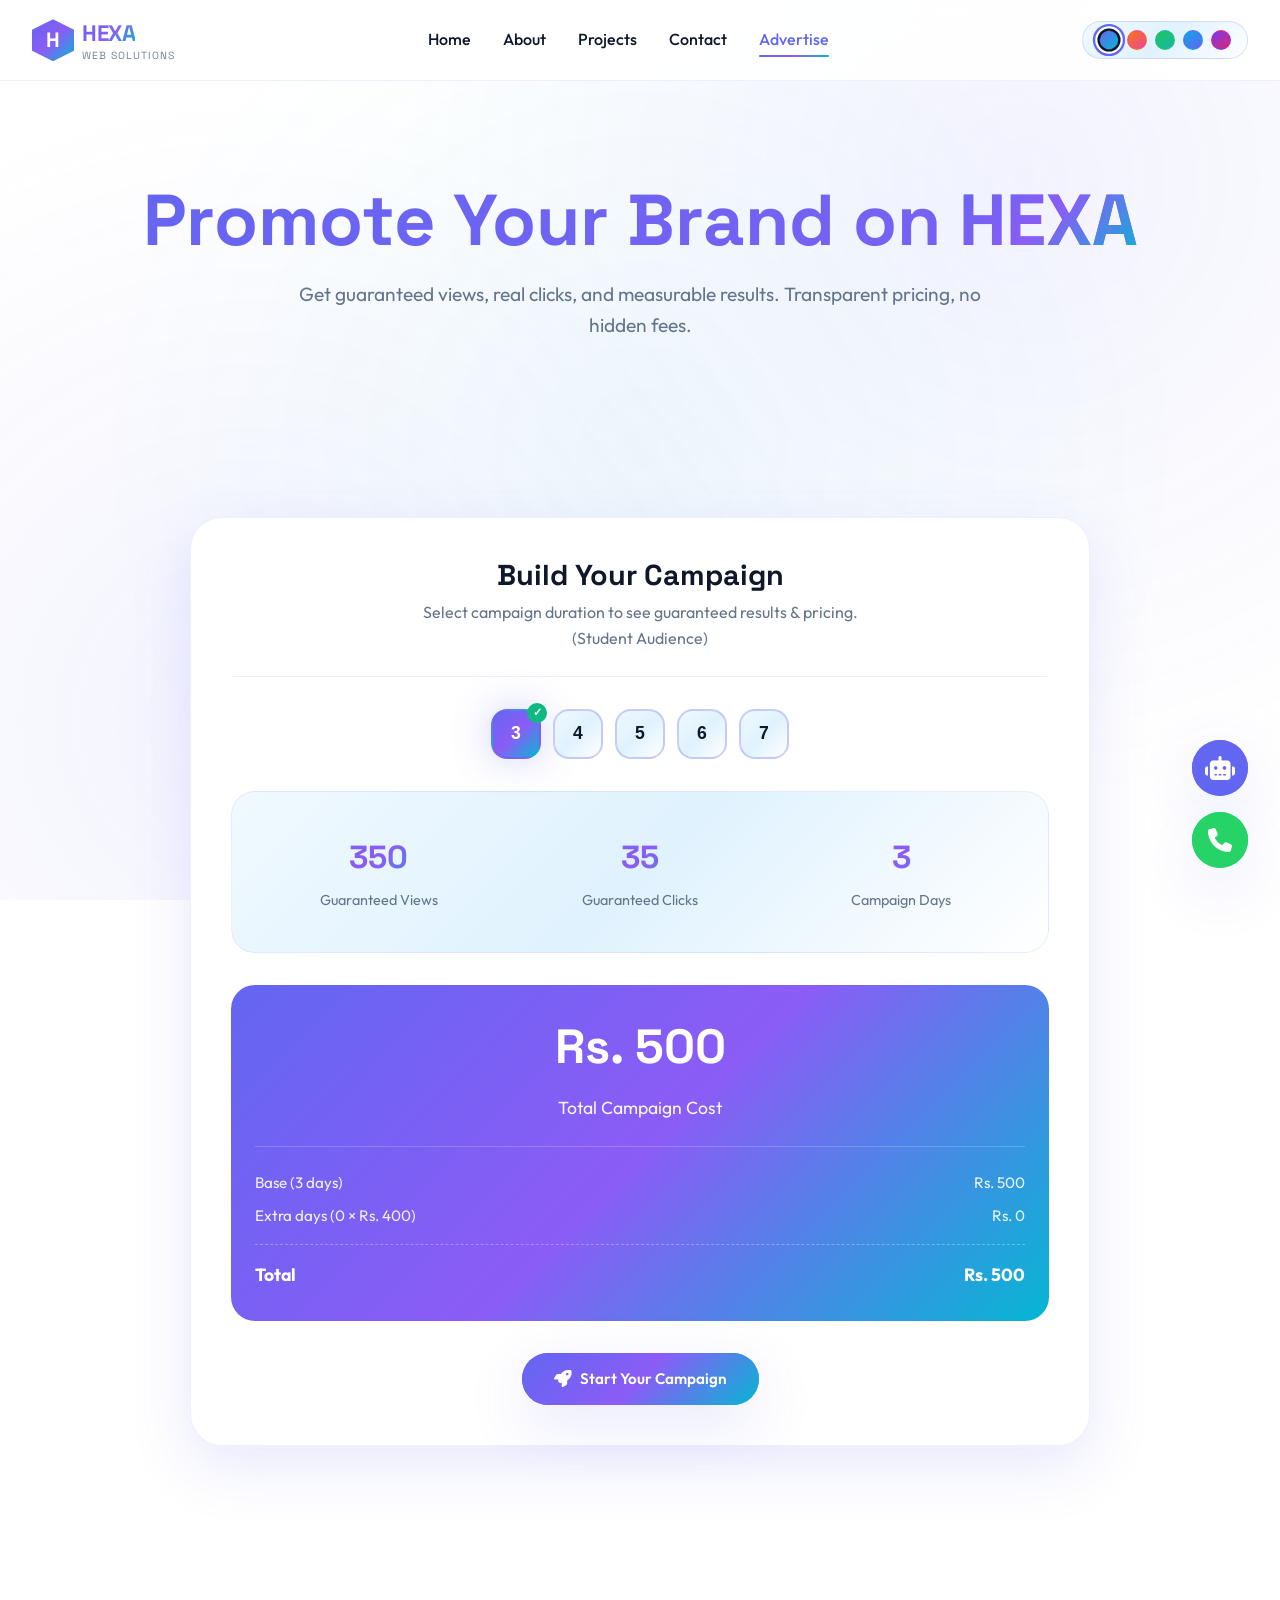
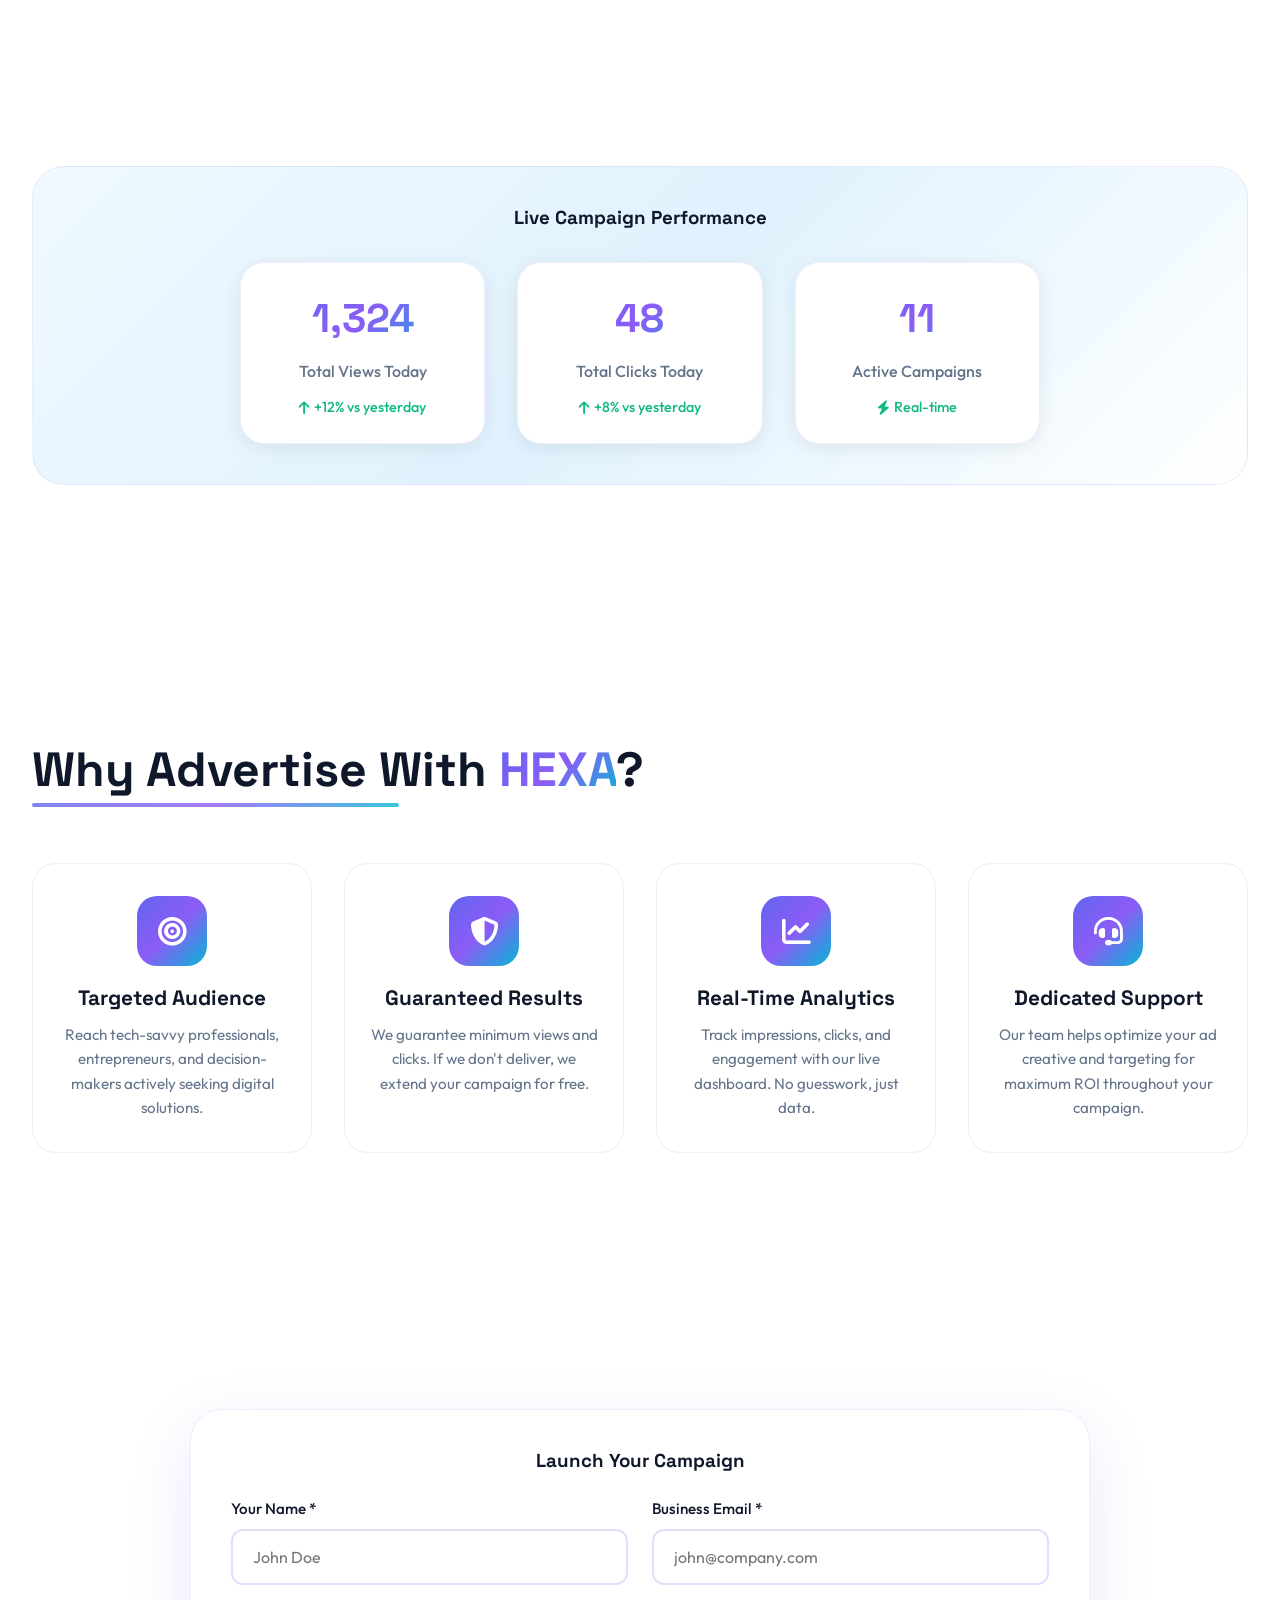
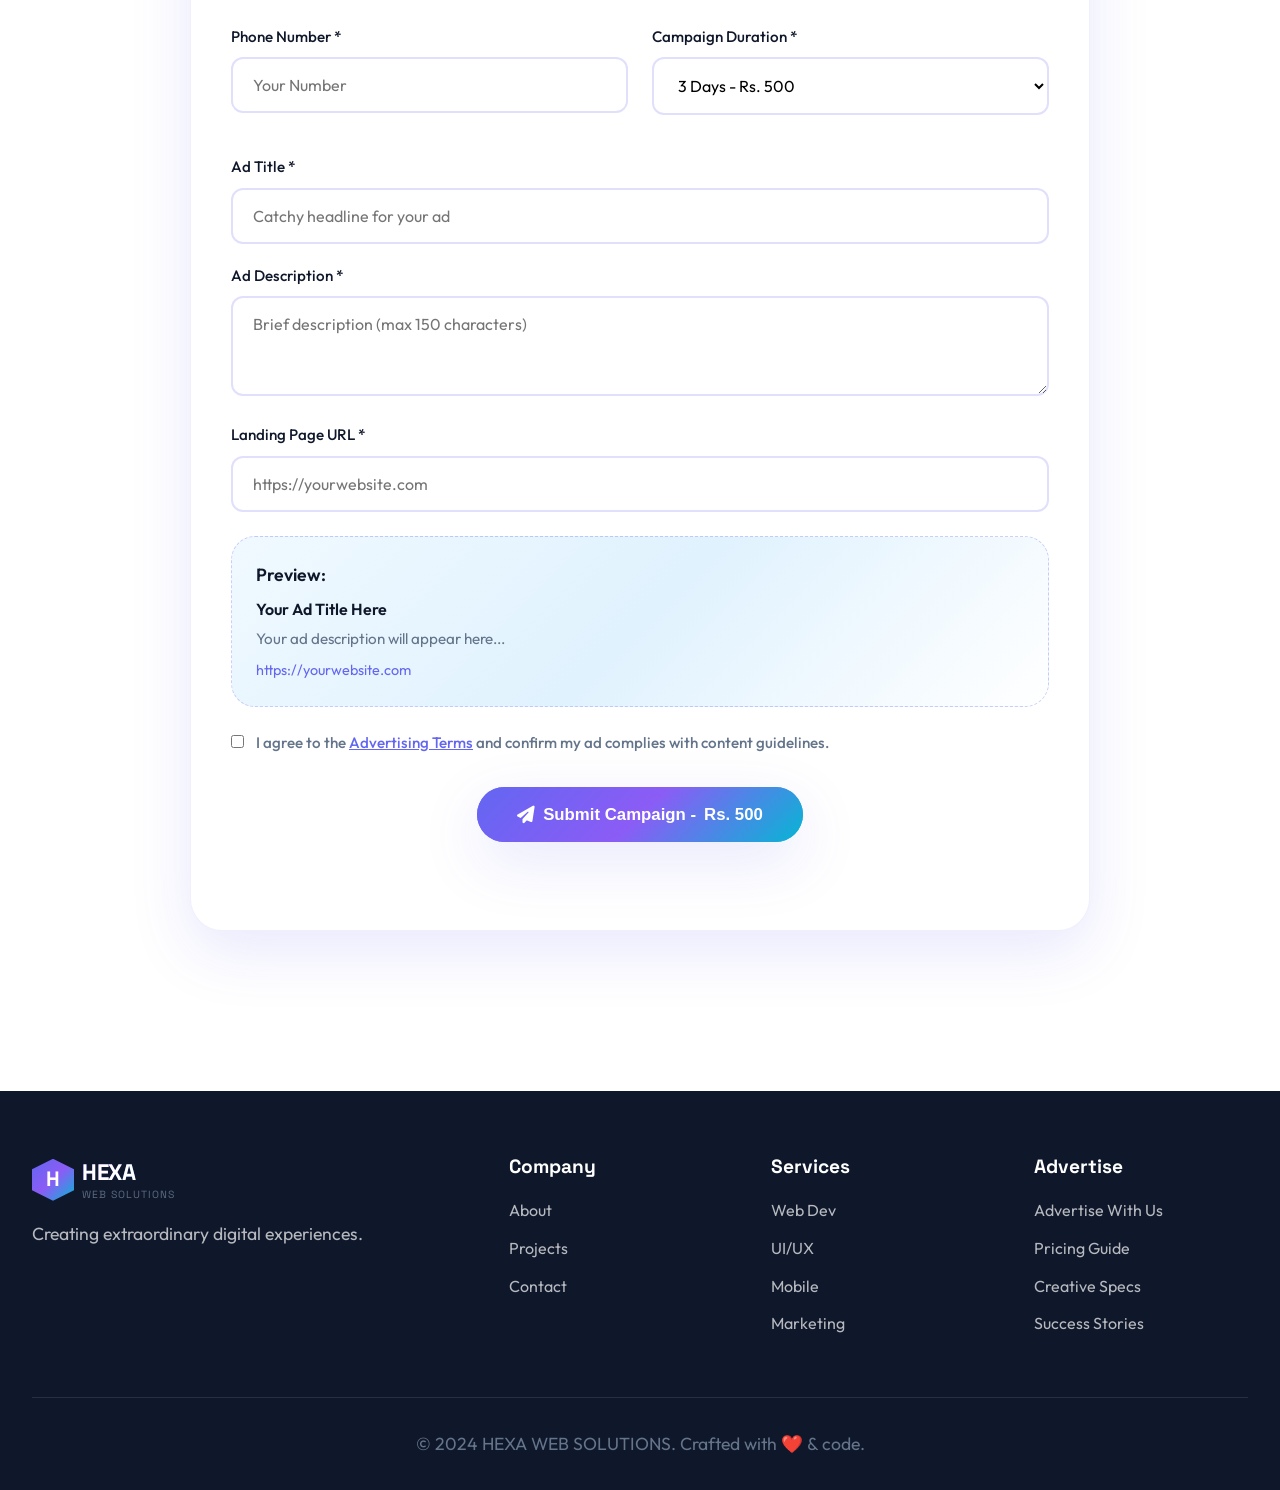
<file: advertisements.html>
<!DOCTYPE html>
<html lang="en">
<head>
  <meta charset="UTF-8"/>
  <meta name="viewport" content="width=device-width, initial-scale=1.0"/>
  <title>Advertise With Us | HEXA WEB SOLUTIONS</title>
  <meta name="description" content="Promote your brand on HEXA WEB SOLUTIONS. Guaranteed views, real clicks, transparent pricing."/>
  
  <!-- Fonts & Icons -->
  <link rel="stylesheet" href="https://cdnjs.cloudflare.com/ajax/libs/font-awesome/6.5.1/css/all.min.css"/>
  <link href="https://fonts.googleapis.com/css2?family=Outfit:wght@300;400;500;600;700;800&family=Space+Grotesk:wght@400;500;600;700&display=swap" rel="stylesheet"/>
  
  <!-- Styles -->
  <link rel="stylesheet" href="style.css"/>
  
  <!-- Favicon -->
  <link rel="icon" href="image/svg+xml,<svg xmlns='http://www.w3.org/2000/svg' viewBox='0 0 100 100'><polygon points='50,5 95,27 95,73 50,95 5,73 5,27' fill='%236366f1'/><text x='50' y='58' font-family='Arial' font-size='40' fill='white' text-anchor='middle' font-weight='bold'>H</text></svg>"/>
  
  <!-- Ad Page Specific Styles -->
  <style>
    /* ========== ADVERTISEMENT PAGE STYLES ========== */
    .ad-hero { text-align: center; padding: 3rem 0 5rem; }
    .ad-hero h1 { margin-bottom: 1rem; }
    .ad-hero p { max-width: 700px; margin: 0 auto; font-size: 1.2rem; }
    
    .ad-calculator {
      background: var(--white);
      border-radius: var(--radius-xl);
      padding: 2.5rem;
      box-shadow: var(--shadow-lg);
      border: 1px solid rgba(var(--primary-rgb), 0.1);
      max-width: 900px;
      margin: 0 auto 4rem;
    }
    
    .calculator-header {
      text-align: center;
      margin-bottom: 2rem;
      padding-bottom: 1.5rem;
      border-bottom: 1px solid rgba(var(--primary-rgb), 0.1);
    }
    
    .calculator-header h3 {
      font-size: 1.8rem;
      color: var(--dark);
      margin-bottom: 0.5rem;
    }
    
    .calculator-header p {
      color: var(--gray);
      font-size: 1rem;
    }
    
    .days-selector {
      display: flex;
      justify-content: center;
      gap: 0.75rem;
      flex-wrap: wrap;
      margin-bottom: 2rem;
    }
    
    .day-btn {
      width: 50px;
      height: 50px;
      border-radius: 16px;
      border: 2px solid rgba(var(--primary-rgb), 0.3);
      background: var(--gradient-2);
      color: var(--dark);
      font-weight: 600;
      font-size: 1.1rem;
      cursor: pointer;
      transition: var(--transition-sm);
      display: flex;
      align-items: center;
      justify-content: center;
      position: relative;
    }
    
    .day-btn:hover {
      transform: translateY(-3px);
      border-color: var(--primary);
    }
    
    .day-btn.active {
      background: var(--gradient-1);
      color: white;
      border-color: transparent;
      box-shadow: var(--shadow-glow);
    }
    
    .day-btn.active::after {
      content: '✓';
      position: absolute;
      top: -8px;
      right: -8px;
      width: 20px;
      height: 20px;
      border-radius: 50%;
      background: var(--success);
      color: white;
      font-size: 0.7rem;
      display: flex;
      align-items: center;
      justify-content: center;
      font-weight: bold;
    }
    
    .stats-preview {
      display: grid;
      grid-template-columns: repeat(3, 1fr);
      gap: 1rem;
      margin: 2rem 0;
      padding: 1.5rem;
      background: var(--gradient-2);
      border-radius: var(--radius-lg);
      border: 1px solid rgba(var(--primary-rgb), 0.1);
    }
    
    .stat-preview {
      text-align: center;
      padding: 1rem;
    }
    
    .stat-preview-value {
      font-size: 2rem;
      font-weight: 700;
      background: var(--gradient-1);
      -webkit-background-clip: text;
      -webkit-text-fill-color: transparent;
      font-family: 'Space Grotesk', sans-serif;
      display: block;
      margin-bottom: 0.25rem;
    }
    
    .stat-preview-label {
      color: var(--gray);
      font-size: 0.9rem;
    }
    
    .price-display {
      text-align: center;
      padding: 1.5rem;
      background: var(--gradient-1);
      border-radius: var(--radius-lg);
      color: white;
      margin: 2rem 0;
    }
    
    .price-display .amount {
      font-size: 3rem;
      font-weight: 800;
      font-family: 'Space Grotesk', sans-serif;
      display: block;
      margin-bottom: 0.5rem;
    }
    
    .price-display .label {
      font-size: 1.1rem;
      opacity: 0.95;
    }
    
    .price-breakdown {
      margin-top: 1.5rem;
      padding-top: 1.5rem;
      border-top: 1px solid rgba(255,255,255,0.2);
      text-align: left;
      font-size: 0.95rem;
    }
    
    .price-breakdown-item {
      display: flex;
      justify-content: space-between;
      margin-bottom: 0.5rem;
      opacity: 0.9;
    }
    
    .price-breakdown-item.total {
      font-weight: 700;
      font-size: 1.1rem;
      margin-top: 1rem;
      padding-top: 1rem;
      border-top: 1px dashed rgba(255,255,255,0.3);
      opacity: 1;
    }
    
    .ad-form {
      background: var(--white);
      border-radius: var(--radius-xl);
      padding: 2.5rem;
      box-shadow: var(--shadow-lg);
      border: 1px solid rgba(var(--primary-rgb), 0.1);
      max-width: 900px;
      margin: 0 auto;
    }
    
    .ad-form h3 {
      margin-bottom: 1.5rem;
      color: var(--dark);
      text-align: center;
    }
    
    .form-row {
      display: grid;
      grid-template-columns: 1fr 1fr;
      gap: 1.5rem;
      margin-bottom: 1.25rem;
    }
    
    .form-group.full {
      grid-column: 1 / -1;
    }
    
    .form-group label {
      display: block;
      margin-bottom: 0.5rem;
      font-weight: 500;
      color: var(--dark);
      font-size: 0.95rem;
    }
    
    .form-group input,
    .form-group select,
    .form-group textarea {
      width: 100%;
      padding: 1rem 1.25rem;
      border: 2px solid rgba(var(--primary-rgb), 0.2);
      border-radius: 12px;
      font-size: 1rem;
      font-family: inherit;
      transition: var(--transition-sm);
      background: var(--white);
    }
    
    .form-group input:focus,
    .form-group select:focus,
    .form-group textarea:focus {
      outline: none;
      border-color: var(--primary);
      box-shadow: 0 0 0 4px rgba(var(--primary-rgb), 0.1);
    }
    
    .form-group textarea {
      min-height: 100px;
      resize: vertical;
    }
    
    .ad-preview {
      background: var(--gradient-2);
      border-radius: var(--radius-lg);
      padding: 1.5rem;
      margin: 1.5rem 0;
      border: 1px dashed rgba(var(--primary-rgb), 0.3);
    }
    
    .ad-preview-title {
      font-weight: 600;
      color: var(--dark);
      margin-bottom: 0.5rem;
      font-size: 1.1rem;
    }
    
    .ad-preview-url {
      color: var(--primary);
      font-size: 0.9rem;
      word-break: break-all;
    }
    
    .form-actions {
      display: flex;
      gap: 1rem;
      margin-top: 2rem;
      justify-content: center;
    }
    
    .btn-submit-ad {
      min-width: 250px;
      justify-content: center;
      padding: 1.1rem 2.5rem;
      font-size: 1.05rem;
    }
    
    /* Live Counter Section */
    .live-stats {
      background: var(--gradient-2);
      border-radius: var(--radius-xl);
      padding: 2.5rem;
      text-align: center;
      margin: 4rem 0;
      border: 1px solid rgba(var(--primary-rgb), 0.1);
    }
    
    .live-stats h3 {
      margin-bottom: 2rem;
      color: var(--dark);
    }
    
    .live-counters {
      display: grid;
      grid-template-columns: repeat(3, 1fr);
      gap: 2rem;
      max-width: 800px;
      margin: 0 auto;
    }
    
    .live-counter {
      padding: 1.5rem;
      background: var(--white);
      border-radius: var(--radius-lg);
      box-shadow: var(--shadow);
      border: 1px solid rgba(var(--primary-rgb), 0.1);
    }
    
    .live-counter-value {
      font-size: 2.5rem;
      font-weight: 800;
      background: var(--gradient-1);
      -webkit-background-clip: text;
      -webkit-text-fill-color: transparent;
      font-family: 'Space Grotesk', sans-serif;
      display: block;
      margin-bottom: 0.5rem;
    }
    
    .live-counter-label {
      color: var(--gray);
      font-size: 1rem;
      font-weight: 500;
    }
    
    .live-counter-trend {
      display: flex;
      align-items: center;
      justify-content: center;
      gap: 0.25rem;
      margin-top: 0.75rem;
      color: var(--success);
      font-size: 0.9rem;
      font-weight: 500;
    }
    
    .live-counter-trend i {
      animation: pulse 2s infinite;
    }
    
    /* Features Grid */
    .ad-features {
      display: grid;
      grid-template-columns: repeat(auto-fit, minmax(250px, 1fr));
      gap: 2rem;
      margin: 4rem 0;
    }
    
    .ad-feature {
      text-align: center;
      padding: 2rem 1.5rem;
      background: var(--white);
      border-radius: var(--radius-lg);
      border: 1px solid rgba(var(--primary-rgb), 0.1);
      transition: var(--transition);
    }
    
    .ad-feature:hover {
      transform: translateY(-6px);
      box-shadow: var(--shadow-lg);
      border-color: var(--primary);
    }
    
    .ad-feature-icon {
      width: 70px;
      height: 70px;
      border-radius: 20px;
      background: var(--gradient-1);
      display: flex;
      align-items: center;
      justify-content: center;
      margin: 0 auto 1.25rem;
      color: white;
      font-size: 1.8rem;
    }
    
    .ad-feature h4 {
      font-size: 1.3rem;
      color: var(--dark);
      margin-bottom: 0.75rem;
    }
    
    .ad-feature p {
      color: var(--gray);
      font-size: 0.95rem;
    }
    
    /* Testimonials */
    .ad-testimonials {
      background: var(--gradient-2);
      border-radius: var(--radius-xl);
      padding: 3rem 2rem;
      margin: 4rem 0;
      border: 1px solid rgba(var(--primary-rgb), 0.1);
    }
    
    .ad-testimonials h3 {
      text-align: center;
      margin-bottom: 2rem;
      color: var(--dark);
    }
    
    .testimonial-grid {
      display: grid;
      grid-template-columns: repeat(auto-fit, minmax(300px, 1fr));
      gap: 1.5rem;
      max-width: 1000px;
      margin: 0 auto;
    }
    
    .ad-testimonial {
      background: var(--white);
      border-radius: var(--radius-lg);
      padding: 1.75rem;
      border: 1px solid rgba(var(--primary-rgb), 0.1);
    }
    
    .ad-testimonial-header {
      display: flex;
      align-items: center;
      gap: 1rem;
      margin-bottom: 1rem;
    }
    
    .ad-testimonial-avatar {
      width: 48px;
      height: 48px;
      border-radius: 50%;
      background: var(--gradient-1);
      display: flex;
      align-items: center;
      justify-content: center;
      color: white;
      font-weight: 700;
      font-size: 1.2rem;
      flex-shrink: 0;
    }
    
    .ad-testimonial-name {
      font-weight: 600;
      color: var(--dark);
    }
    
    .ad-testimonial-role {
      color: var(--gray);
      font-size: 0.9rem;
    }
    
    .ad-testimonial-text {
      color: var(--dark);
      font-style: italic;
      line-height: 1.6;
    }
    
    .ad-testimonial-stats {
      display: flex;
      gap: 1.5rem;
      margin-top: 1rem;
      padding-top: 1rem;
      border-top: 1px solid rgba(var(--primary-rgb), 0.1);
      font-size: 0.9rem;
    }
    
    .ad-testimonial-stat {
      display: flex;
      align-items: center;
      gap: 0.35rem;
      color: var(--gray);
    }
    
    .ad-testimonial-stat i {
      color: var(--success);
    }
    
    /* FAQ */
    .ad-faq {
      max-width: 800px;
      margin: 4rem auto;
    }
    
    .ad-faq h3 {
      text-align: center;
      margin-bottom: 2rem;
      color: var(--dark);
    }
    
    /* CTA Banner */
    .ad-cta {
      background: var(--gradient-1);
      border-radius: var(--radius-xl);
      padding: 3rem 2rem;
      text-align: center;
      color: white;
      margin: 4rem 0;
      position: relative;
      overflow: hidden;
    }
    
    .ad-cta::before {
      content: '';
      position: absolute;
      top: -50%;
      left: -50%;
      width: 200%;
      height: 200%;
      background: radial-gradient(circle, rgba(255,255,255,0.1) 0%, transparent 70%);
      animation: rotate 20s linear infinite;
    }
    
    @keyframes rotate {
      from { transform: rotate(0deg); }
      to { transform: rotate(360deg); }
    }
    
    .ad-cta h3 {
      font-size: 2rem;
      margin-bottom: 1rem;
      position: relative;
    }
    
    .ad-cta p {
      max-width: 600px;
      margin: 0 auto 2rem;
      opacity: 0.95;
      position: relative;
      font-size: 1.1rem;
    }
    
    .ad-cta .btn {
      position: relative;
      background: white;
      color: var(--primary);
      padding: 1rem 2.5rem;
      font-size: 1.05rem;
    }
    
    .ad-cta .btn:hover {
      transform: translateY(-3px);
      box-shadow: 0 20px 60px rgba(0,0,0,0.2);
    }
    
    /* Responsive */
    @media (max-width: 768px) {
      .stats-preview,
      .live-counters {
        grid-template-columns: 1fr;
      }
      
      .form-row {
        grid-template-columns: 1fr;
      }
      
      .day-btn {
        width: 45px;
        height: 45px;
        font-size: 1rem;
      }
      
      .price-display .amount {
        font-size: 2.5rem;
      }
      
      .ad-features {
        grid-template-columns: 1fr;
      }
    }
    
    @media (max-width: 480px) {
      .ad-calculator,
      .ad-form {
        padding: 1.75rem;
      }
      
      .days-selector {
        gap: 0.5rem;
      }
      
      .day-btn {
        width: 40px;
        height: 40px;
        font-size: 0.95rem;
      }
      
      .price-display .amount {
        font-size: 2rem;
      }
      
      .form-actions {
        flex-direction: column;
      }
      
      .btn-submit-ad {
        width: 100%;
      }
    }
  </style>
</head>
<body>
  <!-- Loader -->
  <div class="loader"><div class="loader-content"><div class="loader-logo"></div><div class="loader-text">HEXA WEB SOLUTIONS</div></div></div>
  <div class="particles"></div>

  <!-- Header -->
  <header>
    <div class="container">
      <nav>
        <a href="index.html" class="logo-custom">
          <div class="logo-hexagon"></div>
          <div><span class="logo-text-custom">HEXA</span><span class="logo-tagline">Web Solutions</span></div>
        </a>
        <ul class="nav-links">
          <li><a href="index.html">Home</a></li>
          <li><a href="about.html">About</a></li>
          <li><a href="projects.html">Projects</a></li>
          <li><a href="contact.html">Contact</a></li>
         
          <li><a href="advertisements.html" class="active">Advertise</a></li>
        </ul>
        <div class="theme-switcher">
          <div class="theme-dot aurora active"></div>
          <div class="theme-dot sunset"></div>
          <div class="theme-dot forest"></div>
          <div class="theme-dot ocean"></div>
          <div class="theme-dot royal"></div>
        </div>
        <div class="mobile-toggle"><span></span><span></span><span></span></div>
      </nav>
    </div>
  </header>

  <!-- Ad Hero -->
  <section class="ad-hero">
    <div class="container">
      <h1 data-animate>Promote Your Brand on <span style="background:var(--gradient-1);-webkit-background-clip:text;-webkit-text-fill-color:transparent">HEXA</span></h1>
      <p data-animate style="animation-delay:0.2s">Get guaranteed views, real clicks, and measurable results. Transparent pricing, no hidden fees.</p>
    </div>
  </section>

  <!-- Ad Calculator -->
  <section>
    <div class="container">
      <div class="ad-calculator" data-animate>
        <div class="calculator-header">
          <h3>Build Your Campaign</h3>
          <p>Select campaign duration to see guaranteed results & pricing.</p>
           <p>(Student Audience)</p>
        </div>
        
        <!-- Days Selector -->
        <div class="days-selector">
          <button class="day-btn active" data-days="3">3</button>
          <button class="day-btn" data-days="4">4</button>
          <button class="day-btn" data-days="5">5</button>
          <button class="day-btn" data-days="6">6</button>
          <button class="day-btn" data-days="7">7</button>
        </div>
        
        <!-- Stats Preview -->
        <div class="stats-preview">
          <div class="stat-preview">
            <span class="stat-preview-value" id="previewViews">350</span>
            <span class="stat-preview-label">Guaranteed Views</span>
          </div>
          <div class="stat-preview">
            <span class="stat-preview-value" id="previewClicks">35</span>
            <span class="stat-preview-label">Guaranteed Clicks</span>
          </div>
          <div class="stat-preview">
            <span class="stat-preview-value" id="previewDays">3</span>
            <span class="stat-preview-label">Campaign Days</span>
          </div>
        </div>
        
        <!-- Price Display -->
        <div class="price-display">
          <span class="amount" id="totalPrice">Rs. 500</span>
          <span class="label">Total Campaign Cost</span>
          <div class="price-breakdown">
            <div class="price-breakdown-item">
              <span>Base (3 days)</span>
              <span>Rs. 500</span>
            </div>
            <div class="price-breakdown-item">
              <span>Extra days (<span id="extraDaysCount">0</span> × Rs. 400)</span>
              <span id="extraDaysPrice">Rs. 0</span>
            </div>
            <div class="price-breakdown-item total">
              <span>Total</span>
              <span id="breakdownTotal">Rs. 500</span>
            </div>
          </div>
        </div>
        
        <div style="text-align:center;margin-top:1.5rem">
          <a href="#ad-form" class="btn btn-primary" style="padding:0.875rem 2rem">
            <i class="fas fa-rocket"></i> Start Your Campaign
          </a>
        </div>
      </div>
    </div>
  </section>

  <!-- Live Stats Counter -->
  <section>
    <div class="container">
      <div class="live-stats" data-animate>
        <h3>Live Campaign Performance</h3>
        <div class="live-counters">
          <div class="live-counter">
            <span class="live-counter-value" id="liveViews">0</span>
            <span class="live-counter-label">Total Views Today</span>
            <div class="live-counter-trend">
              <i class="fas fa-arrow-up"></i> +12% vs yesterday
            </div>
          </div>
          <div class="live-counter">
            <span class="live-counter-value" id="liveClicks">0</span>
            <span class="live-counter-label">Total Clicks Today</span>
            <div class="live-counter-trend">
              <i class="fas fa-arrow-up"></i> +8% vs yesterday
            </div>
          </div>
          <div class="live-counter">
            <span class="live-counter-value" id="liveActive">0</span>
            <span class="live-counter-label">Active Campaigns</span>
            <div class="live-counter-trend">
              <i class="fas fa-bolt"></i> Real-time
            </div>
          </div>
        </div>
      </div>
    </div>
  </section>

  <!-- Features -->
  <section>
    <div class="container">
      <div class="section-header" data-animate>
        <h2>Why Advertise With <span style="background:var(--gradient-1);-webkit-background-clip:text;-webkit-text-fill-color:transparent">HEXA</span>?</h2>
      </div>
      
      <div class="ad-features">
        <div class="ad-feature" data-animate>
          <div class="ad-feature-icon"><i class="fas fa-bullseye"></i></div>
          <h4>Targeted Audience</h4>
          <p>Reach tech-savvy professionals, entrepreneurs, and decision-makers actively seeking digital solutions.</p>
        </div>
        <div class="ad-feature" data-animate style="animation-delay:0.1s">
          <div class="ad-feature-icon"><i class="fas fa-shield-alt"></i></div>
          <h4>Guaranteed Results</h4>
          <p>We guarantee minimum views and clicks. If we don't deliver, we extend your campaign for free.</p>
        </div>
        <div class="ad-feature" data-animate style="animation-delay:0.2s">
          <div class="ad-feature-icon"><i class="fas fa-chart-line"></i></div>
          <h4>Real-Time Analytics</h4>
          <p>Track impressions, clicks, and engagement with our live dashboard. No guesswork, just data.</p>
        </div>
        <div class="ad-feature" data-animate>
          <div class="ad-feature-icon"><i class="fas fa-headset"></i></div>
          <h4>Dedicated Support</h4>
          <p>Our team helps optimize your ad creative and targeting for maximum ROI throughout your campaign.</p>
        </div>
      </div>
    </div>
  </section>



 

  <!-- Ad Form -->
  <section id="ad-form">
    <div class="container">
      <form class="ad-form" id="adCampaignForm" data-animate>
        <h3>Launch Your Campaign</h3>
        
        <div class="form-row">
          <div class="form-group">
            <label for="advertiserName">Your Name *</label>
            <input type="text" id="advertiserName" name="advertiserName" required placeholder="John Doe"/>
          </div>
          <div class="form-group">
            <label for="advertiserEmail">Business Email *</label>
            <input type="email" id="advertiserEmail" name="advertiserEmail" required placeholder="john@company.com"/>
          </div>
        </div>
        
        <div class="form-row">
          <div class="form-group">
            <label for="companyName">Phone Number *</label>
            <input type="text" id="companyName" name="companyName" required placeholder="Your Number"/>
          </div>
          <div class="form-group">
            <label for="campaignDays">Campaign Duration *</label>
            <select id="campaignDays" name="campaignDays" required>
              <option value="3">3 Days - Rs. 500</option>
              <option value="4">4 Days - Rs. 900</option>
              <option value="5">5 Days - Rs. 1,300</option>
              <option value="6">6 Days - Rs. 1,700</option>
              <option value="7">7 Days - Rs. 2,100</option>
            </select>
          </div>
        </div>
        
        <div class="form-group full">
          <label for="adTitle">Ad Title *</label>
          <input type="text" id="adTitle" name="adTitle" required placeholder="Catchy headline for your ad" maxlength="60"/>
        </div>
        
        <div class="form-group full">
          <label for="adDescription">Ad Description *</label>
          <textarea id="adDescription" name="adDescription" required placeholder="Brief description (max 150 characters)" maxlength="150"></textarea>
        </div>
        
        <div class="form-group full">
          <label for="landingUrl">Landing Page URL *</label>
          <input type="url" id="landingUrl" name="landingUrl" required placeholder="https://yourwebsite.com"/>
        </div>
        
        <!-- Ad Preview -->
        <div class="ad-preview">
          <div class="ad-preview-title">Preview:</div>
          <div style="font-weight:600;color:var(--dark);margin-bottom:0.25rem" id="previewTitle">Your Ad Title Here</div>
          <div style="color:var(--gray);font-size:0.95rem;margin-bottom:0.5rem" id="previewDesc">Your ad description will appear here...</div>
          <div class="ad-preview-url" id="previewUrl">https://yourwebsite.com</div>
        </div>
        
        <div class="form-group full" style="margin:1.5rem 0">
          <label style="display:flex;align-items:flex-start;gap:0.75rem;cursor:pointer">
            <input type="checkbox" name="terms" required style="width:auto;margin-top:4px"/>
            <span style="font-size:0.95rem;color:var(--gray)">I agree to the <a href="#" style="color:var(--primary);text-decoration:underline">Advertising Terms</a> and confirm my ad complies with content guidelines.</span>
          </label>
        </div>
        
        <div class="form-actions">
          <button type="submit" class="btn btn-primary btn-submit-ad">
            <i class="fas fa-paper-plane"></i> Submit Campaign - <span id="formTotalPrice">Rs. 500</span>
          </button>
        </div>
        
        <div id="adFormStatus" class="hidden" style="margin-top:1rem;padding:1rem;border-radius:12px;text-align:center"></div>
      </form>
    </div>
  </section>

 

  <!-- Footer -->
  <footer>
    <div class="container">
      <div class="footer-content">
        <div class="footer-brand">
          <a href="index.html" class="logo-custom">
            <div class="logo-hexagon"></div>
            <div><span class="logo-text-custom">HEXA</span><span class="logo-tagline">Web Solutions</span></div>
          </a>
          <p style="color:rgba(255,255,255,0.7);margin-top:1rem">Creating extraordinary digital experiences.</p>
        </div>
        <div class="footer-links">
          <h4>Company</h4>
          <ul>
            <li><a href="about.html">About</a></li>
            <li><a href="projects.html">Projects</a></li>
           
            <li><a href="contact.html">Contact</a></li>
          </ul>
        </div>
        <div class="footer-links">
          <h4>Services</h4>
          <ul>
            <li><a href="about.html">Web Dev</a></li>
            <li><a href="about.html">UI/UX</a></li>
            <li><a href="about.html">Mobile</a></li>
            <li><a href="about.html">Marketing</a></li>
          </ul>
        </div>
        <div class="footer-links">
          <h4>Advertise</h4>
          <ul>
            <li><a href="advertisements.html">Advertise With Us</a></li>
            <li><a href="#">Pricing Guide</a></li>
            <li><a href="#">Creative Specs</a></li>
            <li><a href="#">Success Stories</a></li>
          </ul>
        </div>
      </div>
      <div class="footer-bottom">
        <p>&copy; 2024 HEXA WEB SOLUTIONS. Crafted with ❤️ & code.</p>
      </div>
    </div>
  </footer>

  <!-- Floating Actions -->
  <div class="fab-container">
    <button class="fab chatbot"><i class="fas fa-robot"></i></button>
 <button class="fab whatsapp"><i class="fa fa-phone"></i></button>
  </div>

  <!-- Chatbot -->
  <div class="chatbot-modal">
    <div class="chatbot-header">
      <h4><i class="fas fa-robot"></i> HEXA Bot</h4>
      <button class="chatbot-close">&times;</button>
    </div>
    <div class="chatbot-body">
      <div class="chat-message bot">👋 Hi! I'm HEXA Bot. How can I help?</div>
    </div>
    <div class="chatbot-input">
      <input type="text" placeholder="Type..."/>
      <button><i class="fas fa-paper-plane"></i></button>
    </div>
  </div>

  <!-- Scripts -->
  <script src="themes.js"></script>
  <script src="script.js"></script>
  <script>
    // ========== AD CAMPAIGN CALCULATOR ==========
    const pricing = {
      baseDays: 3,
      basePrice: 500,
      baseViews: 350,
      baseClicks: 35,
      extraDayPrice: 400,
      extraDayViews: 250,
      extraDayClicks: 20 // FIXED: +10 clicks per extra day
    };
    
    // DOM Elements
    const dayBtns = document.querySelectorAll('.day-btn');
    const previewViews = document.getElementById('previewViews');
    const previewClicks = document.getElementById('previewClicks');
    const previewDays = document.getElementById('previewDays');
    const totalPrice = document.getElementById('totalPrice');
    const extraDaysCount = document.getElementById('extraDaysCount');
    const extraDaysPrice = document.getElementById('extraDaysPrice');
    const breakdownTotal = document.getElementById('breakdownTotal');
    const formTotalPrice = document.getElementById('formTotalPrice');
    const campaignDaysSelect = document.getElementById('campaignDays');
    
    // Live Counters
    const liveViews = document.getElementById('liveViews');
    const liveClicks = document.getElementById('liveClicks');
    const liveActive = document.getElementById('liveActive');
    
    // Ad Preview
    const previewTitle = document.getElementById('previewTitle');
    const previewDesc = document.getElementById('previewDesc');
    const previewUrl = document.getElementById('previewUrl');
    const adTitleInput = document.getElementById('adTitle');
    const adDescInput = document.getElementById('adDescription');
    const landingUrlInput = document.getElementById('landingUrl');
    
    // Calculate campaign metrics
    function calculateCampaign(days) {
      const extraDays = Math.max(0, days - pricing.baseDays);
      const views = pricing.baseViews + (extraDays * pricing.extraDayViews);
      const clicks = pricing.baseClicks + (extraDays * pricing.extraDayClicks); // FIXED calculation
      const price = pricing.basePrice + (extraDays * pricing.extraDayPrice);
      
      return { views, clicks, price, extraDays };
    }
    
    // Update calculator UI
    function updateCalculator(days) {
      const { views, clicks, price, extraDays } = calculateCampaign(days);
      
      // Update preview stats
      previewViews.textContent = views.toLocaleString();
      previewClicks.textContent = clicks.toLocaleString();
      previewDays.textContent = days;
      
      // Update price display with Rs. currency
      totalPrice.textContent = `Rs. ${price.toLocaleString()}`;
      extraDaysCount.textContent = extraDays;
      extraDaysPrice.textContent = `Rs. ${(extraDays * pricing.extraDayPrice).toLocaleString()}`;
      breakdownTotal.textContent = `Rs. ${price.toLocaleString()}`;
      formTotalPrice.textContent = `Rs. ${price.toLocaleString()}`;
      
      // Update form select if exists
      if (campaignDaysSelect) {
        campaignDaysSelect.value = days;
      }
    }
    
    // Initialize calculator
    dayBtns.forEach(btn => {
      btn.addEventListener('click', () => {
        // Update active state
        dayBtns.forEach(b => b.classList.remove('active'));
        btn.classList.add('active');
        
        // Calculate and update
        const days = parseInt(btn.dataset.days);
        updateCalculator(days);
      });
    });
    
    // Sync form select with calculator
    if (campaignDaysSelect) {
      campaignDaysSelect.addEventListener('change', (e) => {
        const days = parseInt(e.target.value);
        dayBtns.forEach(b => b.classList.remove('active'));
        document.querySelector(`.day-btn[data-days="${days}"]`)?.classList.add('active');
        updateCalculator(days);
      });
    }
    
    // Initialize with default (3 days)
    updateCalculator(3);
    
    // ========== LIVE COUNTER ANIMATION ==========
    function animateCounter(element, target, duration = 2000) {
      const start = 0;
      const startTime = performance.now();
      
      function update(currentTime) {
        const progress = Math.min((currentTime - startTime) / duration, 1);
        const easeOut = 1 - Math.pow(1 - progress, 3);
        const current = Math.floor(start + (target - start) * easeOut);
        element.textContent = current.toLocaleString();
        
        if (progress < 1) requestAnimationFrame(update);
        else element.textContent = target.toLocaleString();
      }
      
      requestAnimationFrame(update);
    }
    
    // Simulate live data (in production, fetch from API)
    function updateLiveStats() {
      // Random realistic values
      const views = Math.floor(1200 + Math.random() * 300);
      const clicks = Math.floor(45 + Math.random() * 15);
      const active = Math.floor(8 + Math.random() * 5);
      
      animateCounter(liveViews, views, 1500);
      animateCounter(liveClicks, clicks, 1500);
      animateCounter(liveActive, active, 1500);
    }
    
    // Initial load + periodic updates
    updateLiveStats();
    setInterval(updateLiveStats, 8000);
    
    // ========== AD PREVIEW UPDATES ==========
    function updateAdPreview() {
      previewTitle.textContent = adTitleInput?.value || 'Your Ad Title Here';
      previewDesc.textContent = adDescInput?.value || 'Your ad description will appear here...';
      previewUrl.textContent = landingUrlInput?.value || 'https://yourwebsite.com';
    }
    
    // Add event listeners for preview
    [adTitleInput, adDescInput, landingUrlInput].forEach(input => {
      input?.addEventListener('input', updateAdPreview);
    });
    
    // ========== FAQ ACCORDION - FIXED ==========
    document.querySelectorAll('.faq-question')?.forEach(question => {
      question.addEventListener('click', function() {
        const item = this.parentElement;
        const isActive = item.classList.contains('active');
        
        // Close all FAQ items first
        document.querySelectorAll('.faq-item').forEach(i => {
          i.classList.remove('active');
        });
        
        // Toggle current item if it wasn't active
        if (!isActive) {
          item.classList.add('active');
        }
      });
    });
    
    // ========== FORM SUBMISSION ==========
    document.getElementById('adCampaignForm')?.addEventListener('submit', async function(e) {
      e.preventDefault();
      
      const form = this;
      const submitBtn = form.querySelector('.btn-submit-ad');
      const statusDiv = document.getElementById('adFormStatus');
      const originalBtnText = submitBtn.innerHTML;
      
      // Get form data
      const formData = {
        name: form.advertiserName.value,
        email: form.advertiserEmail.value,
        company: form.companyName.value,
        days: form.campaignDays.value,
        title: form.adTitle.value,
        description: form.adDescription.value,
        url: form.landingUrl.value,
        price: formTotalPrice.textContent
      };
      
      // Disable & show loading
      submitBtn.disabled = true;
      submitBtn.innerHTML = '<i class="fas fa-spinner fa-spin"></i> Submitting...';
      statusDiv.className = 'hidden';
      
      try {
        // Format message for Telegram
        const message = `
🚀 *NEW AD CAMPAIGN REQUEST* 🚀

👤 *Advertiser:* ${formData.name}
📧 *Email:* ${formData.email}
🏢 *Company:* ${formData.company}

📅 *Campaign:* ${formData.days} Days
💰 *Price:* ${formData.price}

📝 *Ad Details:*
🔹 Title: ${formData.title}
🔹 Desc: ${formData.description}
🔹 URL: ${formData.url}

🕐 *Submitted:* ${new Date().toLocaleString('en-IN', { timeZone: 'Asia/Kolkata' })}
        `.trim();
        
        // Send to Telegram (⚠️ Use backend in production)
        const TOKEN = '8639281872:AAElylH6MGjLqcl3IWot8N1xixUuLpIXBAM';
        const CHAT_ID = '1667542409';
        
        const response = await fetch(`https://api.telegram.org/bot${TOKEN}/sendMessage`, {
          method: 'POST',
          headers: { 'Content-Type': 'application/json' },
          body: JSON.stringify({
            chat_id: CHAT_ID,
            text: message,
            parse_mode: 'Markdown'
          })
        });
        
        const result = await response.json();
        
        if (result.ok) {
          showAdStatus('✅ Campaign submitted! Our team will contact you within 2 hours to launch.', 'success');
          form.reset();
          updateAdPreview();
        } else {
          throw new Error('API error');
        }
      } catch (error) {
        console.error('Error:', error);
        showAdStatus('⚠️ Request saved locally. We\'ll contact you soon to confirm!', 'warning');
      } finally {
        submitBtn.disabled = false;
        submitBtn.innerHTML = originalBtnText;
      }
    });
    
    function showAdStatus(msg, type) {
      const div = document.getElementById('adFormStatus');
      const icons = { success: '✅', error: '❌', warning: '⚠️' };
      const colors = { 
        success: 'rgba(16,185,129,0.15)', 
        error: 'rgba(239,68,68,0.15)', 
        warning: 'rgba(245,158,11,0.15)' 
      };
      const borders = { 
        success: 'var(--success)', 
        error: 'var(--danger)', 
        warning: 'var(--warning)' 
      };
      
      div.innerHTML = `<strong>${icons[type] || 'ℹ️'}</strong> ${msg}`;
      div.className = '';
      div.style.cssText = `
        background:${colors[type]};
        border-left:4px solid ${borders[type]};
        color:var(--dark);
        padding:1rem;
        border-radius:12px;
        margin-top:1rem;
        font-weight:500;
      `;
      
      if (type === 'success') {
        setTimeout(() => div.className = 'hidden', 6000);
      }
    }
    
    // ========== SCROLL TO FORM FROM CTA ==========
    document.querySelectorAll('a[href="#ad-form"]').forEach(link => {
      link.addEventListener('click', (e) => {
        e.preventDefault();
        document.getElementById('ad-form')?.scrollIntoView({ behavior: 'smooth' });
      });
    });
    
    // Initialize preview on load
    document.addEventListener('DOMContentLoaded', () => {
      updateAdPreview();
      
      // Initialize FAQ state
      document.querySelectorAll('.faq-item').forEach(item => {
        item.classList.remove('active');
      });
    });
  </script>
</body>
</html>
</file>
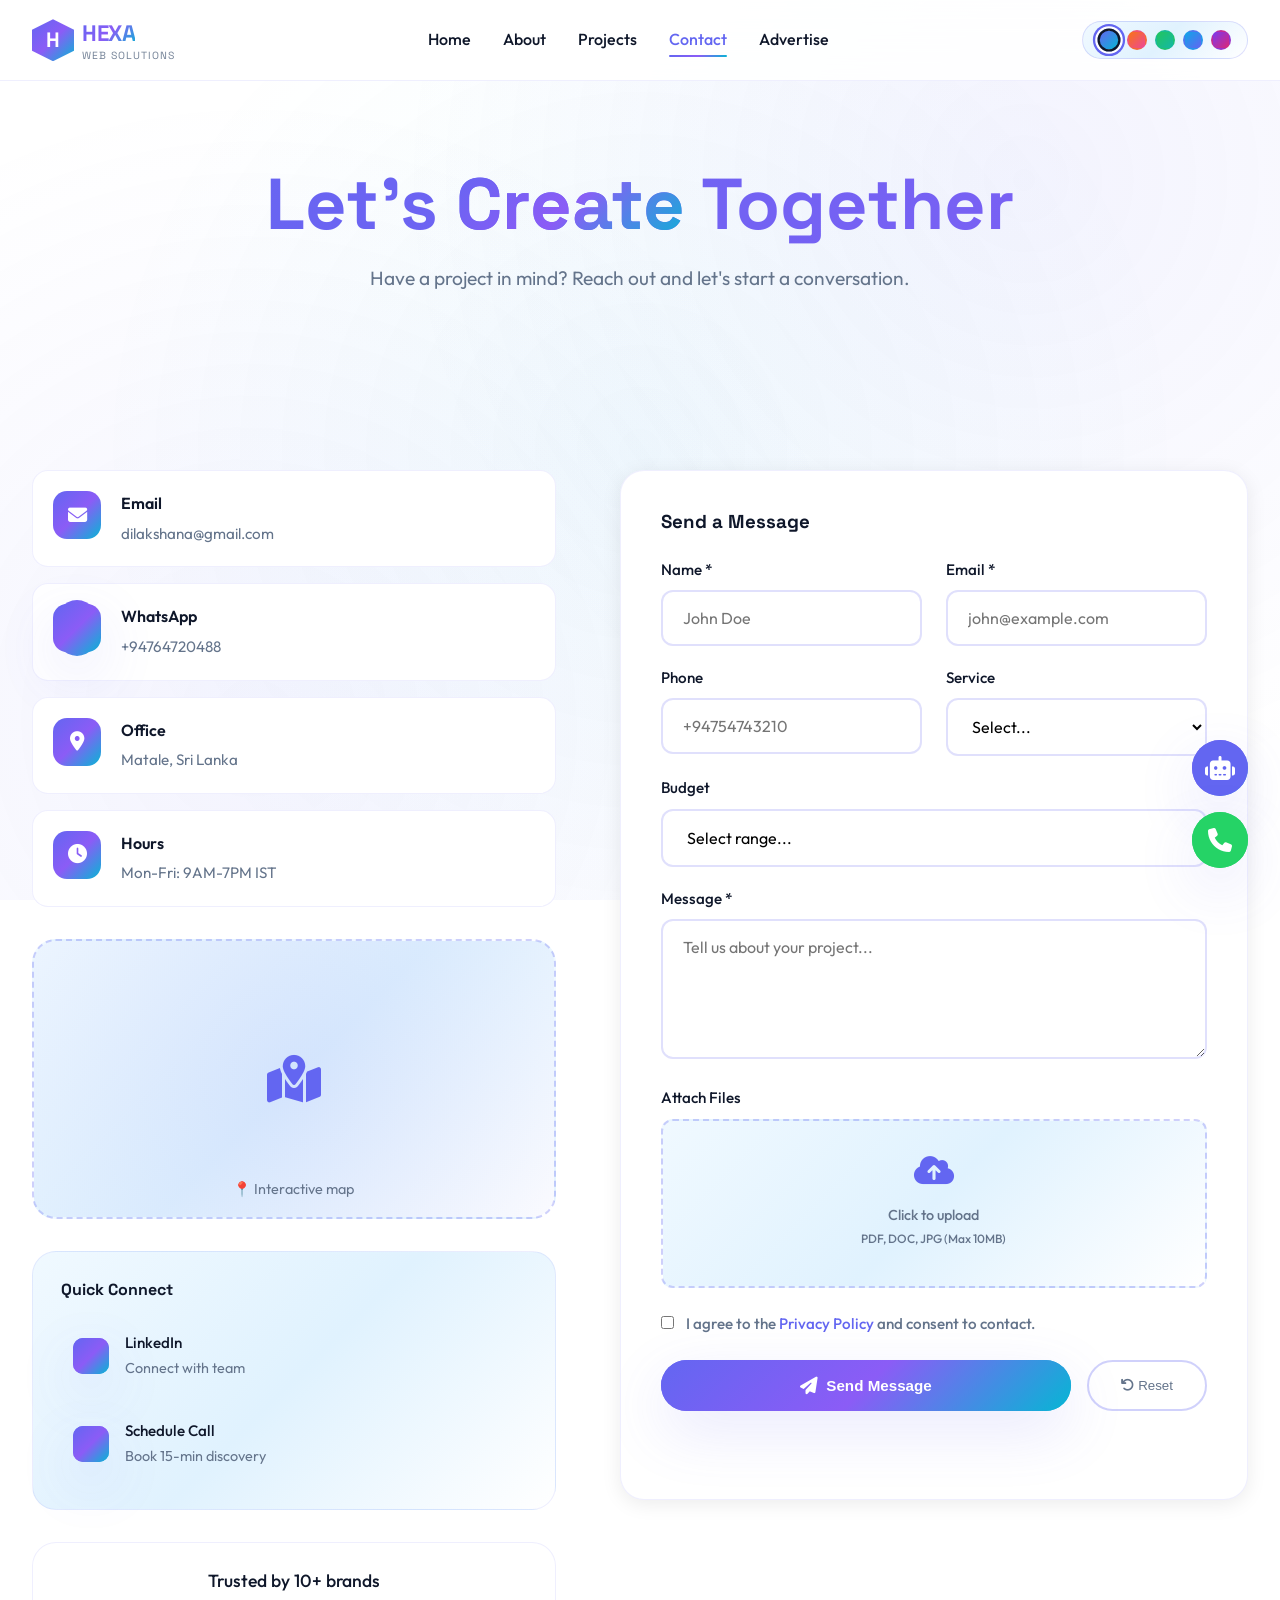
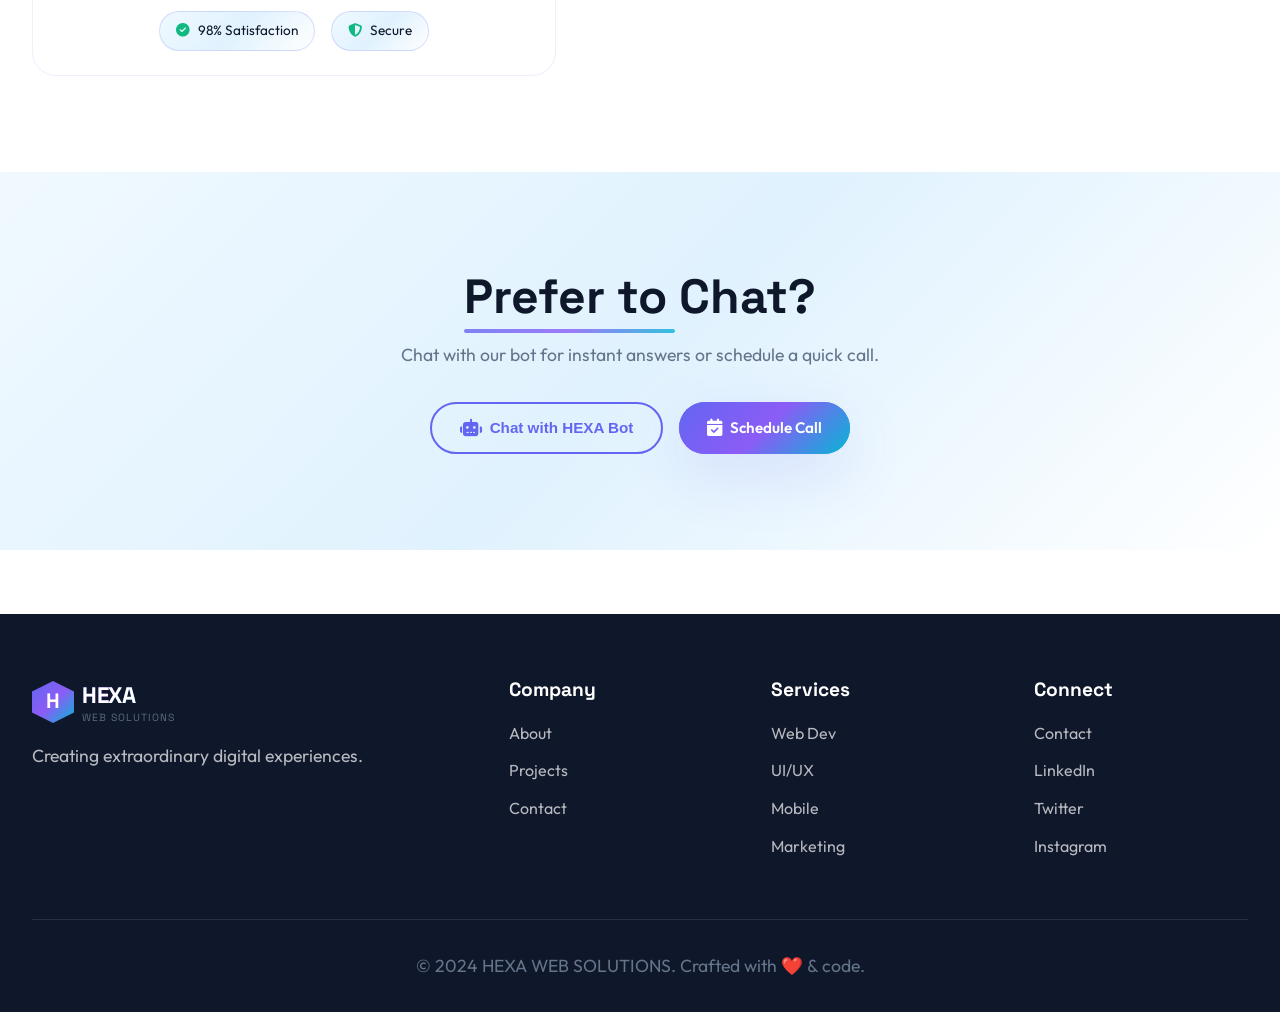
<file: contact.html>
<!DOCTYPE html>
<html lang="en">
<head>
  <meta charset="UTF-8"/>
  <meta name="viewport" content="width=device-width, initial-scale=1.0"/>
  <title>Contact Us | HEXA WEB SOLUTIONS</title>
  <meta name="description" content="Get in touch with HEXA WEB SOLUTIONS. Let's build something amazing together."/>
  <script src="https://pl29825341.effectivecpmnetwork.com/9f/8f/54/9f8f5430f9586c4c9ae86ca61b933797.js"></script>

  <link rel="stylesheet" href="https://cdnjs.cloudflare.com/ajax/libs/font-awesome/6.4.0/css/all.min.css"/>
  <link href="https://fonts.googleapis.com/css2?family=Outfit:wght@300;400;500;600;700;800&family=Space+Grotesk:wght@400;500;600;700&display=swap" rel="stylesheet"/>
  <link rel="stylesheet" href="style.css"/>
  <link rel="icon" href="data:image/svg+xml,<svg xmlns='http://www.w3.org/2000/svg' viewBox='0 0 100 100'><polygon points='50,5 95,27 95,73 50,95 5,73 5,27' fill='%236366f1'/><text x='50' y='58' font-family='Arial' font-size='40' fill='white' text-anchor='middle' font-weight='bold'>H</text></svg>"/>
</head>
<body>
  <div class="loader"><div class="loader-content"><div class="loader-logo"></div><div class="loader-text">HEXA WEB SOLUTIONS</div></div></div>
  <div class="particles"></div>

  <header>
    <div class="container">
      <nav>
        <a href="index.html" class="logo-custom">
          <div class="logo-hexagon"></div>
          <div><span class="logo-text-custom">HEXA</span><span class="logo-tagline">Web Solutions</span></div>
        </a>
        <ul class="nav-links">
          <li><a href="index.html">Home</a></li>
          <li><a href="about.html">About</a></li>
          <li><a href="projects.html">Projects</a></li>
          <li><a href="contact.html" class="active">Contact</a></li>
         
         <li><a href="advertise.html">Advertise</a></li>
</ul>
        <div class="theme-switcher">
          <div class="theme-dot aurora active"></div>
          <div class="theme-dot sunset"></div>
          <div class="theme-dot forest"></div>
          <div class="theme-dot ocean"></div>
          <div class="theme-dot royal"></div>
        </div>
        <div class="mobile-toggle"><span></span><span></span><span></span></div>
      </nav>
    </div>
  </header>

  <!-- Contact Hero -->
  <section class="contact-hero">
    <div class="container">
      <h1 data-animate>Let's <span style="background:var(--gradient-1);-webkit-background-clip:text;-webkit-text-fill-color:transparent">Create</span> Together</h1>
      <p data-animate style="animation-delay:0.2s;font-size:1.2rem;max-width:650px;margin:1rem auto">Have a project in mind? Reach out and let's start a conversation.</p>
    </div>
  </section>

  <!-- Main Contact Section -->
  <section>
    <div class="container">
      <div class="contact-grid">
        
        <!-- Left: Contact Info -->
        <div class="contact-sidebar">
          <div class="contact-cards">
            <div class="contact-card" data-animate onclick="window.location.href='mailto:dilakshanarathnayake@gmail.com'">
              <div class="contact-card-icon"><i class="fas fa-envelope"></i></div>
              <div class="contact-card-info">
                <span>Email</span>
                <span>dilakshana@gmail.com</span>
              </div>
            </div>
            <div class="contact-card" data-animate style="animation-delay:0.1s" onclick="window.open('https://wa.me/94764720488', '_blank')">
              <div class="contact-card-icon"><i class="fab fa-phone"></i></div>
              <div class="contact-card-info">
                <span>WhatsApp</span>
                <span>+94764720488</span>
              </div>
            </div>
            <div class="contact-card" data-animate style="animation-delay:0.2s">
              <div class="contact-card-icon"><i class="fas fa-map-marker-alt"></i></div>
              <div class="contact-card-info">
                <span>Office</span>
                <span>Matale, Sri Lanka</span>
              </div>
            </div>
            <div class="contact-card" data-animate>
              <div class="contact-card-icon"><i class="fas fa-clock"></i></div>
              <div class="contact-card-info">
                <span>Hours</span>
                <span>Mon-Fri: 9AM-7PM IST</span>
              </div>
            </div>
          </div>
          
          <!-- Map Placeholder -->
          <div class="contact-map" data-animate style="animation-delay:0.3s">
            <i class="fas fa-map-marked-alt"></i>
            <div class="contact-map-text">📍 Interactive map</div>
          </div>
          
          <!-- Quick Links -->
          <div class="quick-contact" data-animate>
            <h4>Quick Connect</h4>
            <div class="quick-links">
              <a href="#" class="quick-link">
                <i class="fab fa-linkedin-in"></i>
                <div class="quick-link-text"><span>LinkedIn</span><span>Connect with team</span></div>
              </a>
              <a href="#" class="quick-link">
                <i class="fab fa-calendar-alt"></i>
                <div class="quick-link-text"><span>Schedule Call</span><span>Book 15-min discovery</span></div>
              </a>
            </div>
          </div>
          
          <!-- Trust Badges -->
          <div class="social-proof" data-animate>
            <p>Trusted by 10+ brands</p>
            <div class="trust-badges">
              <div class="trust-badge"><i class="fas fa-check-circle"></i> 98% Satisfaction</div>
              <div class="trust-badge"><i class="fas fa-shield-alt"></i> Secure</div>
            </div>
          </div>
        </div>
        
        <!-- Right: Contact Form -->
        <form class="contact-form" id="contactForm" data-animate style="animation-delay:0.2s">
          <h3>Send a Message</h3>
          
          <div class="form-row">
            <div class="form-group">
              <label for="name">Name *</label>
              <input type="text" id="name" name="name" required placeholder="John Doe"/>
            </div>
            <div class="form-group">
              <label for="email">Email *</label>
              <input type="email" id="email" name="email" required placeholder="john@example.com"/>
            </div>
          </div>
          
          <div class="form-row">
            <div class="form-group">
              <label for="phone">Phone</label>
              <input type="tel" id="phone" name="phone" placeholder="+94754743210"/>
            </div>
            <div class="form-group">
              <label for="service">Service</label>
              <select id="service" name="service">
                <option value="">Select...</option>
                <option value="web">Web Development</option>
                <option value="design">UI/UX Design</option>
                <option value="mobile">Mobile App</option>
                <option value="marketing">Marketing</option>
                <option value="other">Other</option>
              </select>
            </div>
          </div>
          
          <div class="form-group">
            <label for="budget">Budget</label>
            <select id="budget" name="budget">
              <option value="">Select range...</option>
              <option value="under-5k">Under Rs.15000</option>
              <option value="5k-15k">Rs.15000 - Rs.20000</option>
              <option value="15k-50k">Rs.20000 - Rs.50000</option>
              <option value="50k-plus">Rs.50000+</option>
              <option value="not-sure">Not sure</option>
            </select>
          </div>
          
          <div class="form-group">
            <label for="message">Message *</label>
            <textarea id="message" name="message" required placeholder="Tell us about your project..."></textarea>
          </div>
          
          <!-- File Upload -->
          <div class="form-group">
            <label>Attach Files</label>
            <label class="file-upload" for="fileUpload">
              <input type="file" id="fileUpload" name="files" multiple accept=".pdf,.doc,.jpg,.png"/>
              <div class="file-upload-icon"><i class="fas fa-cloud-upload-alt"></i></div>
              <div class="file-upload-text">Click to upload<br/><small>PDF, DOC, JPG (Max 10MB)</small></div>
              <div class="file-upload-name" id="fileName"></div>
            </label>
          </div>
          
          <!-- Consent -->
          <div class="form-group" style="margin:1.5rem 0">
            <label style="display:flex;align-items:flex-start;gap:0.75rem;cursor:pointer">
              <input type="checkbox" name="consent" required style="width:auto;margin-top:4px"/>
              <span style="font-size:0.95rem;color:var(--gray)">I agree to the <a href="#" style="color:var(--primary)">Privacy Policy</a> and consent to contact.</span>
            </label>
          </div>
          
          <!-- Actions -->
          <div class="form-actions">
            <button type="submit" class="btn btn-primary btn-submit">
              <i class="fas fa-paper-plane"></i> Send Message
            </button>
            <button type="reset" class="btn-reset"><i class="fas fa-undo"></i> Reset</button>
          </div>
          
          <div id="formStatus" class="hidden" style="margin-top:1rem;padding:1rem;border-radius:12px;text-align:center"></div>
        </form>
      </div>
    </div>
  </section>

  <!-- CTA -->
  <section style="background:var(--gradient-2);text-align:center">
    <div class="container">
      <div data-animate>
        <h2 style="margin-bottom:1rem">Prefer to Chat?</h2>
        <p style="max-width:550px;margin:0 auto 2rem">Chat with our bot for instant answers or schedule a quick call.</p>
        <div style="display:flex;gap:1rem;justify-content:center;flex-wrap:wrap">
          <button class="btn btn-secondary" onclick="document.querySelector('.fab.chatbot').click()">
            <i class="fas fa-robot"></i> Chat with HEXA Bot
          </button>
          <a href="https://wa.me/94764720488" target="_blank" class="btn btn-primary">
            <i class="fas fa-calendar-check"></i> Schedule Call
          </a>
        </div>
      </div>
    </div>
  </section>

  <!-- Footer -->
  <footer>
    <div class="container">
      <div class="footer-content">
        <div class="footer-brand">
          <a href="index.html" class="logo-custom">
            <div class="logo-hexagon"></div>
            <div><span class="logo-text-custom">HEXA</span><span class="logo-tagline">Web Solutions</span></div>
          </a>
          <p style="color:rgba(255,255,255,0.7);margin-top:1rem">Creating extraordinary digital experiences.</p>
        </div>
        <div class="footer-links">
          <h4>Company</h4>
          <ul><li><a href="about.html">About</a></li><li><a href="projects.html">Projects</a></li><li><a href="contact.html">Contact</a></li></ul>
        </div>
        <div class="footer-links">
          <h4>Services</h4>
          <ul><li><a href="about.html">Web Dev</a></li><li><a href="about.html">UI/UX</a></li><li><a href="about.html">Mobile</a></li><li><a href="about.html">Marketing</a></li></ul>
        </div>
        <div class="footer-links">
          <h4>Connect</h4>
          <ul><li><a href="contact.html">Contact</a></li><li><a href="#">LinkedIn</a></li><li><a href="#">Twitter</a></li><li><a href="#">Instagram</a></li></ul>
        </div>
      </div>
      <div class="footer-bottom"><p>&copy; 2024 HEXA WEB SOLUTIONS. Crafted with ❤️ & code.</p></div>
    </div>
  </footer>

  <div class="fab-container">
    <button class="fab chatbot"><i class="fas fa-robot"></i></button>
     <button class="fab whatsapp"><i class="fa fa-phone"></i></button>
  </div>
  <div class="chatbot-modal">
    <div class="chatbot-header"><h4><i class="fas fa-robot"></i> HEXA Bot</h4><button class="chatbot-close">&times;</button></div>
    <div class="chatbot-body"><div class="chat-message bot">👋 Hi! I'm HEXA Bot. How can I help?</div></div>
    <div class="chatbot-input"><input type="text" placeholder="Type..."/><button><i class="fas fa-paper-plane"></i></button></div>
  </div>

  <script src="themes.js"></script>
  <script src="script.js"></script>
  <script>
    // File upload preview
    document.getElementById('fileUpload')?.addEventListener('change', function(e) {
      const fileName = document.getElementById('fileName');
      if (this.files.length > 0) {
        const names = Array.from(this.files).map(f => f.name).join(', ');
        fileName.textContent = `📎 ${names}`;
        fileName.style.color = 'var(--success)';
      } else {
        fileName.textContent = '';
      }
    });
    
    // Form submission with Telegram
    document.getElementById('contactForm')?.addEventListener('submit', async function(e) {
      e.preventDefault();
      const form = this;
      const submitBtn = form.querySelector('.btn-submit');
      const statusDiv = document.getElementById('formStatus');
      const originalBtnText = submitBtn.innerHTML;
      
      // Validate email
      if (!/^[^\s@]+@[^\s@]+\.[^\s@]+$/.test(form.email.value)) {
        showFormStatus('Please enter a valid email', 'error');
        return;
      }
      
      submitBtn.disabled = true;
      submitBtn.innerHTML = '<i class="fas fa-spinner fa-spin"></i> Sending...';
      statusDiv.className = 'hidden';
      
      try {
        const formData = {
          name: form.name.value,
          email: form.email.value,
          phone: form.phone.value || 'Not provided',
          service: form.service.options[form.service.selectedIndex]?.text || 'Not specified',
          budget: form.budget.options[form.budget.selectedIndex]?.text || 'Not specified',
          message: form.message.value,
          files: form.fileUpload.files?.length ? `${form.fileUpload.files.length} file(s)` : 'None'
        };
        
        const message = `
🌟 *NEW CONTACT* 🌟
👤 *Name:* ${formData.name}
📧 *Email:* ${formData.email}
📱 *Phone:* ${formData.phone}
💼 *Service:* ${formData.service}
💰 *Budget:* ${formData.budget}
📎 *Files:* ${formData.files}
💬 *Message:*
${formData.message}
🕐 *Sent:* ${new Date().toLocaleString()}
        `.trim();
        
        // Telegram API (⚠️ Use backend in production)
        const TOKEN = '8639281872:AAElylH6MGjLqcl3IWot8N1xixUuLpIXBAM';
        const CHAT_ID = '1667542409';
        
        const response = await fetch(`https://api.telegram.org/bot${TOKEN}/sendMessage`, {
          method: 'POST',
          headers: { 'Content-Type': 'application/json' },
          body: JSON.stringify({ chat_id: CHAT_ID, text: message, parse_mode: 'Markdown' })
        });
        
        const result = await response.json();
        
        if (result.ok) {
          showFormStatus('✅ Message sent! We\'ll reply within 24 hours.', 'success');
          form.reset();
          document.getElementById('fileName').textContent = '';
        } else {
          throw new Error('API error');
        }
      } catch (error) {
        console.error('Error:', error);
        showFormStatus('⚠️ Message saved locally. We\'ll contact you soon!', 'warning');
      } finally {
        submitBtn.disabled = false;
        submitBtn.innerHTML = originalBtnText;
      }
    });
    
    function showFormStatus(msg, type) {
      const div = document.getElementById('formStatus');
      const icons = { success: '✅', error: '❌', warning: '⚠️' };
      const colors = { success: 'rgba(16,185,129,0.1)', error: 'rgba(239,68,68,0.1)', warning: 'rgba(245,158,11,0.1)' };
      const borders = { success: 'var(--success)', error: 'var(--danger)', warning: 'var(--warning)' };
      
      div.innerHTML = `<strong>${icons[type]}</strong> ${msg}`;
      div.className = '';
      div.style.cssText = `background:${colors[type]};border-left:4px solid ${borders[type]};color:var(--dark);padding:1rem;border-radius:12px;margin-top:1rem`;
      
      if (type === 'success') setTimeout(() => div.className = 'hidden', 5000);
    }
  </script>
</body>
</html>
</file>
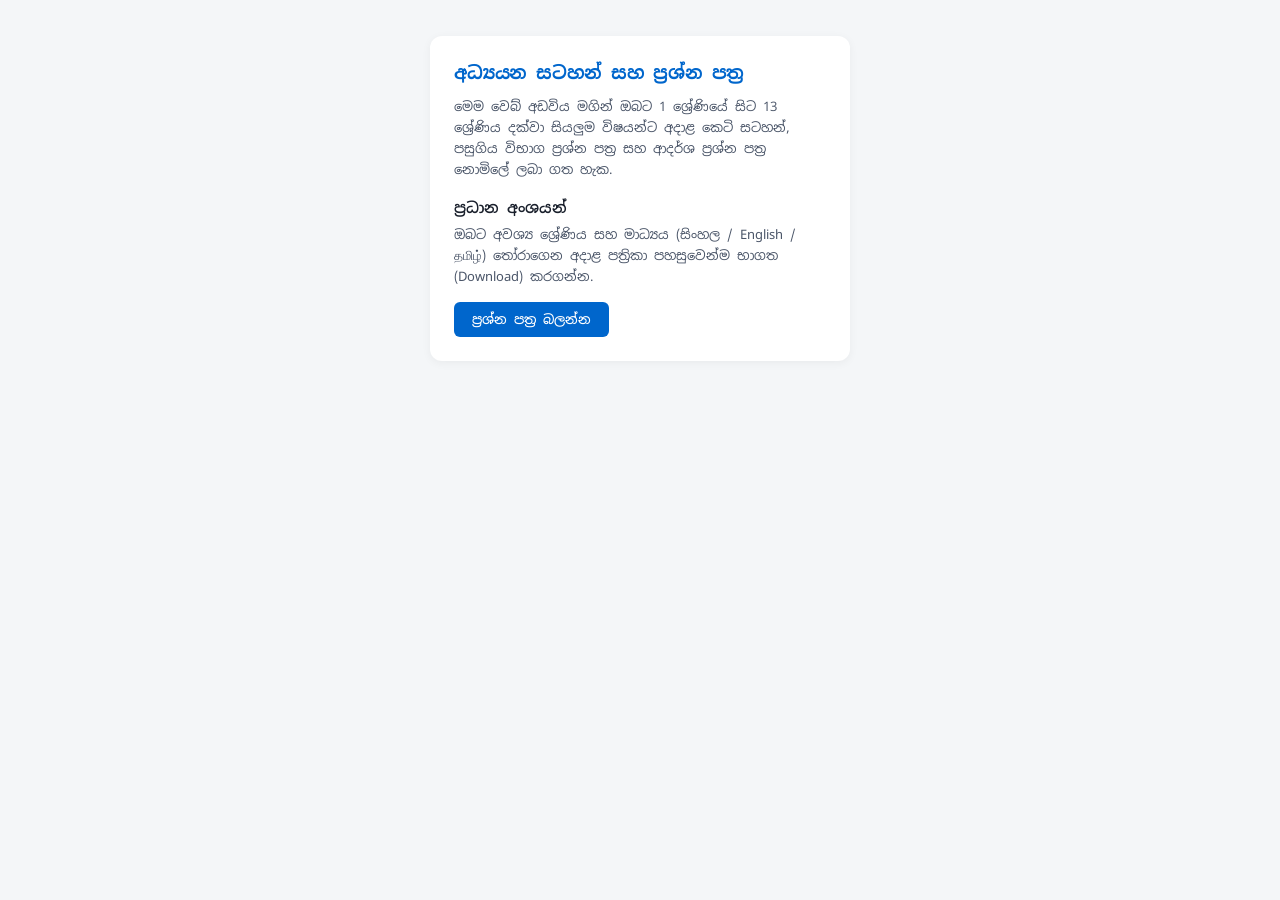
<file: no.html>
<!DOCTYPE html>
<html lang="si">
<head>
  <meta charset="UTF-8">
  <meta name="viewport" content="width=device-width, initial-scale=1.0">
  <title>Clean Sinhala Typography</title>

  <style>
    /* Google Font එක CSS ඇතුළෙන්ම කෙළින්ම import කිරීම */
    @import url('https://fonts.googleapis.com/css2?family=Noto+Sans+Sinhala:wght@300;400;500;600;700&display=swap');

    /* CSS Reset */
    * {
      box-sizing: border-box;
      margin: 0;
      padding: 0;
      font-family: 'Noto Sans Sinhala', sans-serif !important; /* Font එක අනිවාර්යයෙන්ම වැඩ කිරීමට !important යොදා ඇත */
    }

    body {
      background-color: #f4f6f8;
      color: #2b2f33;
      padding: 16px;
      -webkit-font-smoothing: antialiased;
      -moz-osx-font-smoothing: grayscale;
    }

    .card {
      max-width: 420px;
      margin: 20px auto;
      background: #ffffff;
      padding: 24px;
      border-radius: 12px;
      box-shadow: 0 2px 10px rgba(0, 0, 0, 0.05);
    }

    /* Main Title - Small & Clean Bold */
    h1 {
      font-weight: 700 !important;
      font-size: 18px !important;
      line-height: 1.4;
      color: #0066cc;
      margin-bottom: 12px;
      letter-spacing: -0.2px;
    }

    /* Sub Heading - Clean Semi-Bold */
    h2 {
      font-weight: 600 !important;
      font-size: 15px !important;
      color: #1a202c;
      margin-top: 18px;
      margin-bottom: 8px;
    }

    /* Paragraph Text - Small, Crisp & Easy to read */
    p {
      font-weight: 400 !important;
      font-size: 13px !important; /* Notes.lk මෙන් ඉතා clean සහ කුඩා font size එකක් */
      line-height: 1.6;
      color: #4a5568;
      margin-bottom: 14px;
    }

    /* Button Styling */
    .btn {
      display: inline-block;
      font-weight: 500 !important;
      font-size: 13px !important;
      background-color: #0066cc;
      color: #ffffff;
      padding: 9px 18px;
      border-radius: 6px;
      text-decoration: none;
    }
  </style>
</head>
<body>

  <div class="card">
    <h1>අධ්‍යයන සටහන් සහ ප්‍රශ්න පත්‍ර</h1>

    <p>
      මෙම වෙබ් අඩවිය මගින් ඔබට 1 ශ්‍රේණියේ සිට 13 ශ්‍රේණිය දක්වා සියලුම විෂයන්ට අදාළ කෙටි සටහන්, පසුගිය විභාග ප්‍රශ්න පත්‍ර සහ ආදර්ශ ප්‍රශ්න පත්‍ර නොමිලේ ලබා ගත හැක.
    </p>

    <h2>ප්‍රධාන අංශයන්</h2>

    <p>
      ඔබට අවශ්‍ය ශ්‍රේණිය සහ මාධ්‍යය (සිංහල / English / தமிழ்) තෝරාගෙන අදාළ පත්‍රිකා පහසුවෙන්ම භාගත (Download) කරගන්න.
    </p>

    <a href="#" class="btn">ප්‍රශ්න පත්‍ර බලන්න</a>
  </div>

</body>
</html>
</file>
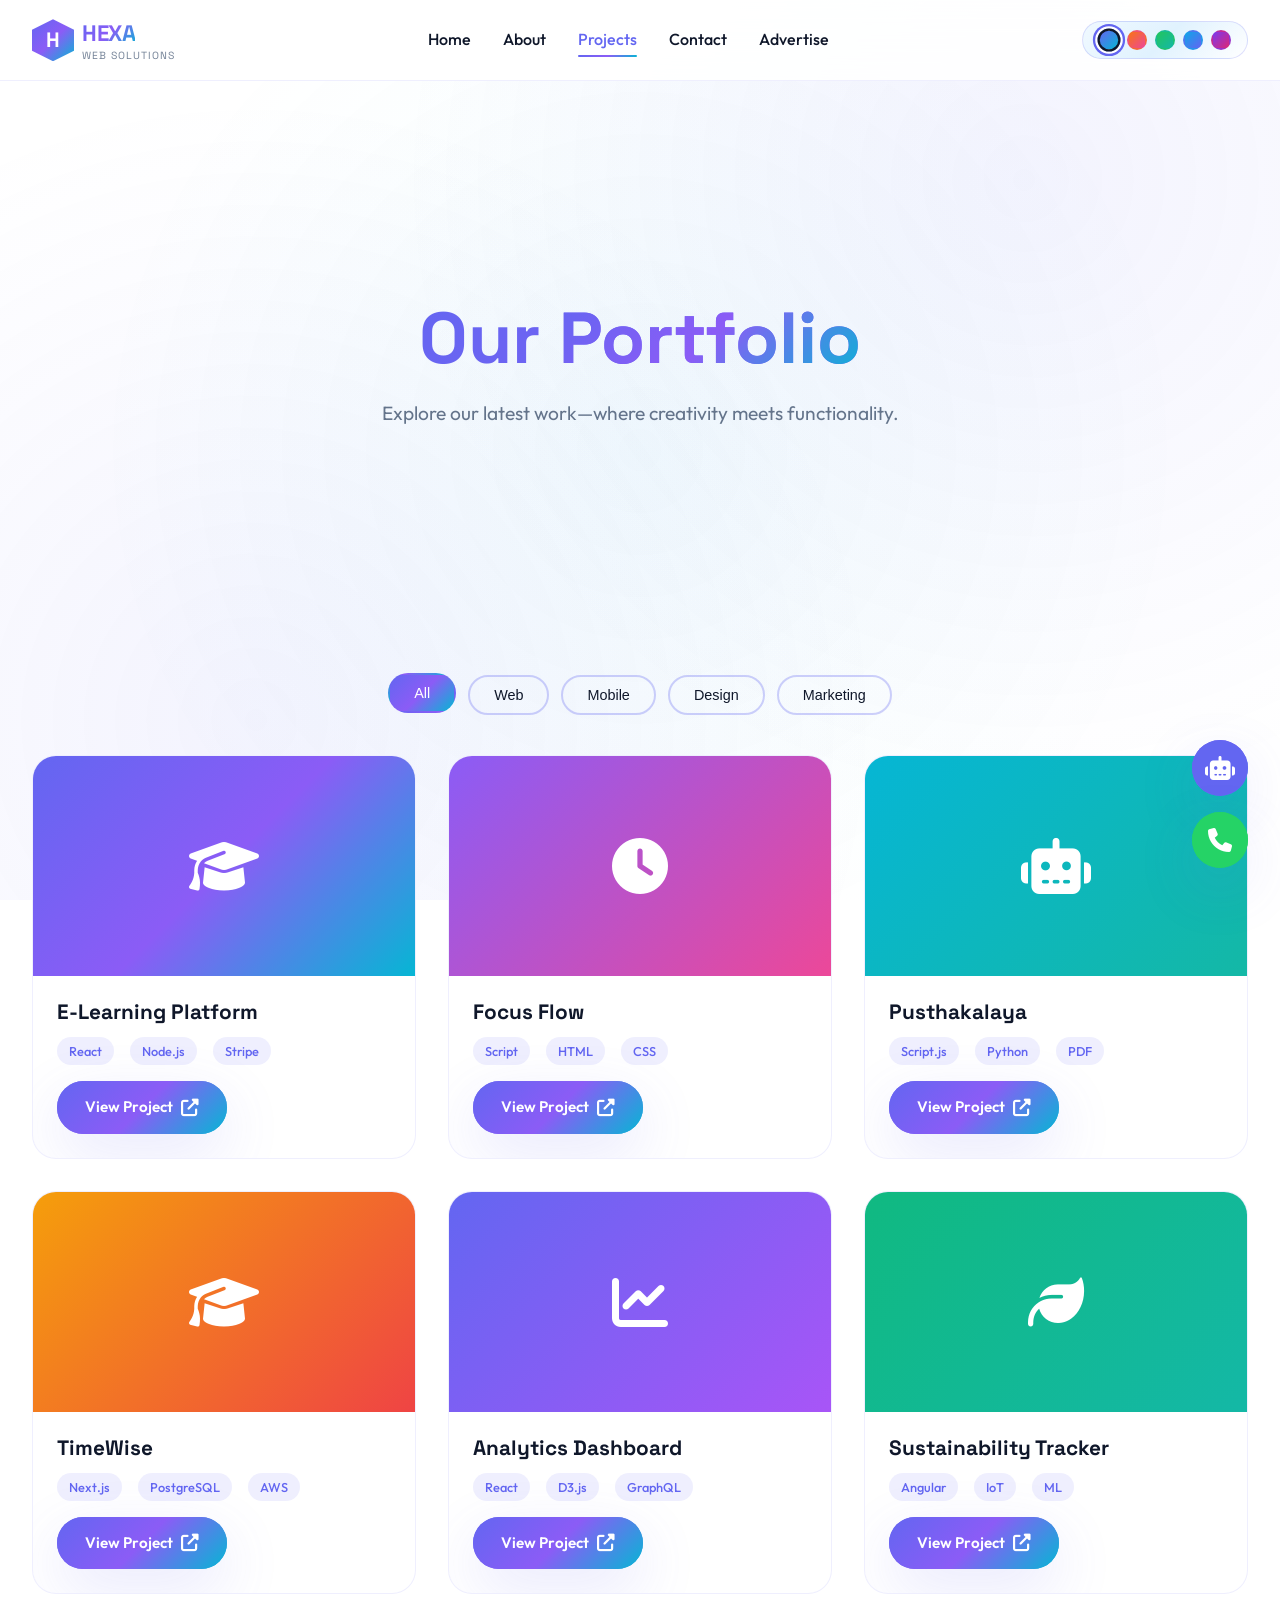
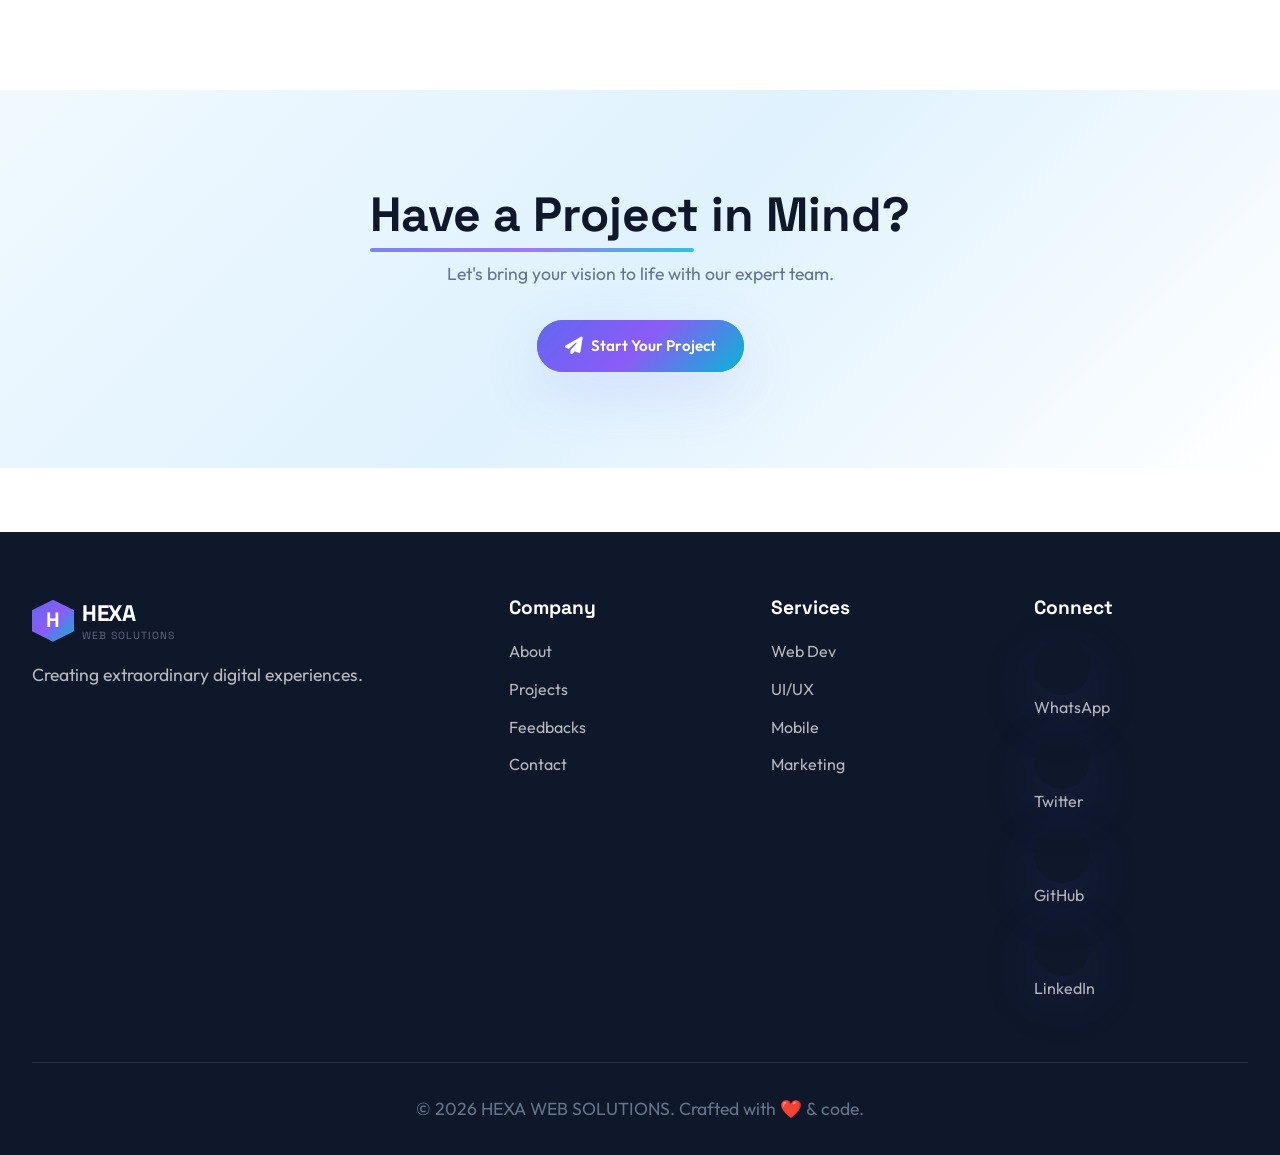
<file: projects.html>
<!DOCTYPE html>
<html lang="en">
<head>
  <meta charset="UTF-8"/>
  <meta name="viewport" content="width=device-width, initial-scale=1.0"/>
  <title>Our Projects | HEXA WEB SOLUTIONS</title>
  
  <!-- Fonts & Icons -->

  <link rel="stylesheet" href="https://cdnjs.cloudflare.com/ajax/libs/font-awesome/6.5.1/css/all.min.css"/>
  <link href="https://fonts.googleapis.com/css2?family=Outfit:wght@300;400;500;600;700;800&family=Space+Grotesk:wght@400;500;600;700&display=swap" rel="stylesheet"/>
  
  <!-- Styles -->
  <link rel="stylesheet" href="style.css"/>
  
  <!-- Favicon -->
  <link rel="icon" href="image/svg+xml,<svg xmlns='http://www.w3.org/2000/svg' viewBox='0 0 100 100'><polygon points='50,5 95,27 95,73 50,95 5,73 5,27' fill='%236366f1'/><text x='50' y='58' font-family='Arial' font-size='40' fill='white' text-anchor='middle' font-weight='bold'>H</text></svg>"/>
</head>
<body>
  <!-- Loader -->
  <div class="loader"><div class="loader-content"><div class="loader-logo"></div><div class="loader-text">HEXA WEB SOLUTIONS</div></div></div>
  <div class="particles"></div>

  <!-- Header -->
  <header>
    <div class="container">
      <nav>
        <a href="index.html" class="logo-custom">
          <div class="logo-hexagon"></div>
          <div><span class="logo-text-custom">HEXA</span><span class="logo-tagline">Web Solutions</span></div>
        </a>
        <ul class="nav-links">
          <li><a href="index.html">Home</a></li>
          <li><a href="about.html">About</a></li>
          <li><a href="projects.html" class="active">Projects</a></li>
          <li><a href="contact.html">Contact</a></li>
            <li><a href="advertise.html">Advertise</a></li>
 
        </ul>
        <div class="theme-switcher">
          <div class="theme-dot aurora active"></div>
          <div class="theme-dot sunset"></div>
          <div class="theme-dot forest"></div>
          <div class="theme-dot ocean"></div>
          <div class="theme-dot royal"></div>
        </div>
        <div class="mobile-toggle"><span></span><span></span><span></span></div>
      </nav>
    </div>
  </header>

  <!-- Projects Hero -->
  <section class="hero" style="min-height:50vh;padding-top:6rem;text-align:center">
    <div class="container">
      <h1 data-animate>Our <span style="background:var(--gradient-1);-webkit-background-clip:text;-webkit-text-fill-color:transparent">Portfolio</span></h1>
      <p data-animate style="animation-delay:0.2s;font-size:1.2rem;max-width:650px;margin:1rem auto">Explore our latest work—where creativity meets functionality.</p>
    </div>
  </section>

  <!-- Projects Section -->
  <section>
    <div class="container">
      <!-- Filters -->
      <div class="project-filters" data-animate>
        <button class="filter-btn active" data-filter="all">All</button>
        <button class="filter-btn" data-filter="web">Web</button>
        <button class="filter-btn" data-filter="mobile">Mobile</button>
        <button class="filter-btn" data-filter="design">Design</button>
        <button class="filter-btn" data-filter="marketing">Marketing</button>
      </div>

      <!-- Projects Grid -->
      <div class="project-grid">
        
        <!-- Project 1: E-Commerce Platform -->
        <div class="project-card" data-category="web" data-animate>
          <div class="project-thumb"><i class="fas fa-graduation-cap"></i></div>
          <div class="project-overlay"></div>
          <div class="project-info">
            <h3>E-Learning Platform</h3>
            <div class="project-meta">
              <span>React</span><span>Node.js</span><span>Stripe</span>
            </div>
            <a href="https://www.learny.study" class="btn btn-primary" target="_blank" rel="noopener noreferrer">View Project <i class="fas fa-external-link-alt"></i></a>
          </div>
        </div>

        <!-- Project 2: Food Delivery App -->
        <div class="project-card" data-category="mobile" data-animate style="animation-delay:0.1s">
          <div class="project-thumb" style="background:linear-gradient(135deg,#8b5cf6,#ec4899)"><i class="fas fa-clock"></i></div>
          <div class="project-overlay"></div>
          <div class="project-info">
            <h3>Focus Flow</h3>
            <div class="project-meta">
              <span>Script</span><span>HTML</span><span>CSS</span>
            </div>
            <a href="https://astonishing-malabi-4c18cb.netlify.app/" class="btn btn-primary" target="_blank" rel="noopener noreferrer">View Project <i class="fas fa-external-link-alt"></i></a>
          </div>
        </div>

        <!-- Project 3: Healthcare Portal -->
        <div class="project-card" data-category="design" data-animate style="animation-delay:0.2s">
          <div class="project-thumb" style="background:linear-gradient(135deg,#06b6d4,#14b8a6)"><i class="fas fa-robot"></i></div>
          <div class="project-overlay"></div>
          <div class="project-info">
            <h3>Pusthakalaya</h3>
            <div class="project-meta">
              <span>Script.js</span><span>Python</span><span>PDF</span>
            </div>
            <a href="https://fastidious-otter-270a24.netlify.app/" class="btn btn-primary" target="_blank" rel="noopener noreferrer">View Project <i class="fas fa-external-link-alt"></i></a>
          </div>
        </div>

        <!-- Project 4: EdTech Platform -->
        <div class="project-card" data-category="web" data-animate>
          <div class="project-thumb" style="background:linear-gradient(135deg,#f59e0b,#ef4444)"><i class="fas fa-graduation-cap"></i></div>
          <div class="project-overlay"></div>
          <div class="project-info">
            <h3>TimeWise</h3>
            <div class="project-meta">
              <span>Next.js</span><span>PostgreSQL</span><span>AWS</span>
            </div>
            <a href="https://comfy-pudding-4dd7e9.netlify.app/" class="btn btn-primary" target="_blank" rel="noopener noreferrer">View Project <i class="fas fa-external-link-alt"></i></a>
          </div>
        </div>

        <!-- Project 5: Analytics Dashboard -->
        <div class="project-card" data-category="marketing" data-animate style="animation-delay:0.1s">
          <div class="project-thumb" style="background:linear-gradient(135deg,#6366f1,#a855f7)"><i class="fas fa-chart-line"></i></div>
          <div class="project-overlay"></div>
          <div class="project-info">
            <h3>Analytics Dashboard</h3>
            <div class="project-meta">
              <span>React</span><span>D3.js</span><span>GraphQL</span>
            </div>
            <a href="" class="btn btn-primary" target="_blank" rel="noopener noreferrer">View Project <i class="fas fa-external-link-alt"></i></a>
          </div>
        </div>

        <!-- Project 6: Sustainability Tracker -->
        <div class="project-card" data-category="mobile" data-animate style="animation-delay:0.2s">
          <div class="project-thumb" style="background:linear-gradient(135deg,#10b981,#14b8a6)"><i class="fas fa-leaf"></i></div>
          <div class="project-overlay"></div>
          <div class="project-info">
            <h3>Sustainability Tracker</h3>
            <div class="project-meta">
              <span>Angular</span><span>IoT</span><span>ML</span>
            </div>
            <a href="" class="btn btn-primary" target="_blank" rel="noopener noreferrer">View Project <i class="fas fa-external-link-alt"></i></a>
          </div>
        </div>

      </div>
    </div>
  </section>

 
  <!-- CTA -->
  <section style="background:var(--gradient-2);text-align:center">
    <div class="container">
      <div data-animate>
        <h2 style="margin-bottom:1rem">Have a Project in Mind?</h2>
        <p style="max-width:550px;margin:0 auto 2rem">Let's bring your vision to life with our expert team.</p>
        <a href="contact.html" class="btn btn-primary"><i class="fas fa-paper-plane"></i> Start Your Project</a>
      </div>
    </div>
  </section>

  <!-- Footer -->
  <footer>
    <div class="container">
      <div class="footer-content">
        <div class="footer-brand">
          <a href="index.html" class="logo-custom">
            <div class="logo-hexagon"></div>
            <div><span class="logo-text-custom">HEXA</span><span class="logo-tagline">Web Solutions</span></div>
          </a>
          <p style="color:rgba(255,255,255,0.7);margin-top:1rem">Creating extraordinary digital experiences.</p>
        </div>
        <div class="footer-links">
          <h4>Company</h4>
          <ul>
            <li><a href="about.html">About</a></li>
            <li><a href="projects.html">Projects</a></li>
            <li><a href="feedbacks.html">Feedbacks</a></li>
            <li><a href="contact.html">Contact</a></li>
          </ul>
        </div>
        <div class="footer-links">
          <h4>Services</h4>
          <ul>
            <li><a href="about.html">Web Dev</a></li>
            <li><a href="about.html">UI/UX</a></li>
            <li><a href="about.html">Mobile</a></li>
            <li><a href="about.html">Marketing</a></li>
          </ul>
        </div>
        <div class="footer-links">
          <h4>Connect</h4>
          <ul>
            <li><a href="https://wa.me/919876543210" target="_blank"><i class="fab fa-whatsapp"></i> WhatsApp</a></li>
            <li><a href="#" target="_blank"><i class="fab fa-twitter"></i> Twitter</a></li>
            <li><a href="#" target="_blank"><i class="fab fa-github"></i> GitHub</a></li>
            <li><a href="#" target="_blank"><i class="fab fa-linkedin-in"></i> LinkedIn</a></li>
          </ul>
        </div>
      </div>
      <div class="footer-bottom">
        <p>&copy; 2026 HEXA WEB SOLUTIONS. Crafted with ❤️ & code.</p>
      </div>
    </div>
  </footer>

  <!-- Floating Actions -->
  <div class="fab-container">
    <button class="fab chatbot"><i class="fas fa-robot"></i></button>
 <button class="fab whatsapp"><i class="fa fa-phone"></i></button>
  </div>

  <!-- Chatbot -->
  <div class="chatbot-modal">
    <div class="chatbot-header">
      <h4><i class="fas fa-robot"></i> HEXA Bot</h4>
      <button class="chatbot-close">&times;</button>
    </div>
    <div class="chatbot-body">
      <div class="chat-message bot">👋 Hi! I'm HEXA Bot. How can I help?</div>
    </div>
    <div class="chatbot-input">
      <input type="text" placeholder="Type..."/>
      <button><i class="fas fa-paper-plane"></i></button>
    </div>
  </div>

  <!-- Scripts -->
  <script src="themes.js"></script>
  <script src="script.js"></script>
  <script>
    // Project Filters
    document.querySelectorAll('.filter-btn').forEach(btn => {
      btn.addEventListener('click', () => {
        document.querySelectorAll('.filter-btn').forEach(b => b.classList.remove('active'));
        btn.classList.add('active');
        const filter = btn.dataset.filter;
        document.querySelectorAll('.project-card').forEach(card => {
          if (filter === 'all' || card.dataset.category === filter) {
            card.style.display = 'block';
            setTimeout(() => card.style.opacity = '1', 100);
          } else {
            card.style.opacity = '0';
            setTimeout(() => card.style.display = 'none', 300);
          }
        });
      });
    });

    // Modal Logic
    const modal = document.getElementById('projectModal');
    const modalClose = document.querySelector('.modal-close');
    const projects = {
      1: { title: 'E-Commerce Platform', desc: 'Built a scalable e-commerce platform...', tags: ['React', 'Node.js', 'Stripe'] },
      2: { title: 'Food Delivery App', desc: 'Cross-platform mobile app...', tags: ['Flutter', 'Firebase', 'Maps API'] },
      3: { title: 'Healthcare Portal', desc: 'HIPAA-compliant patient portal...', tags: ['Vue.js', 'Python', 'WebRTC'] },
      4: { title: 'EdTech Platform', desc: 'Interactive learning platform...', tags: ['Next.js', 'PostgreSQL', 'AWS'] },
      5: { title: 'Analytics Dashboard', desc: 'Real-time business intelligence...', tags: ['React', 'D3.js', 'GraphQL'] },
      6: { title: 'Sustainability Tracker', desc: 'IoT-powered platform...', tags: ['Angular', 'IoT', 'ML'] }
    };

    // Modal triggers
    document.querySelectorAll('.open-modal').forEach(btn => {
      btn.addEventListener('click', () => {
        const id = btn.dataset.project;
        const project = projects[id];
        if (project) {
          document.getElementById('modalTitle').textContent = project.title;
          document.getElementById('modalDesc').textContent = project.desc;
          const tagsContainer = document.getElementById('modalTags');
          tagsContainer.innerHTML = '';
          project.tags.forEach(tag => {
            const span = document.createElement('span');
            span.textContent = tag;
            tagsContainer.appendChild(span);
          });
          modal.classList.add('active');
          document.body.style.overflow = 'hidden';
        }
      });
    });

    modalClose?.addEventListener('click', () => {
      modal.classList.remove('active');
      document.body.style.overflow = '';
    });

    modal?.addEventListener('click', (e) => {
      if (e.target === modal) {
        modal.classList.remove('active');
        document.body.style.overflow = '';
      }
    });

    document.addEventListener('keydown', (e) => {
      if (e.key === 'Escape' && modal?.classList.contains('active')) {
        modal.classList.remove('active');
        document.body.style.overflow = '';
      }
    });
  </script>
</body>
</html>
</file>
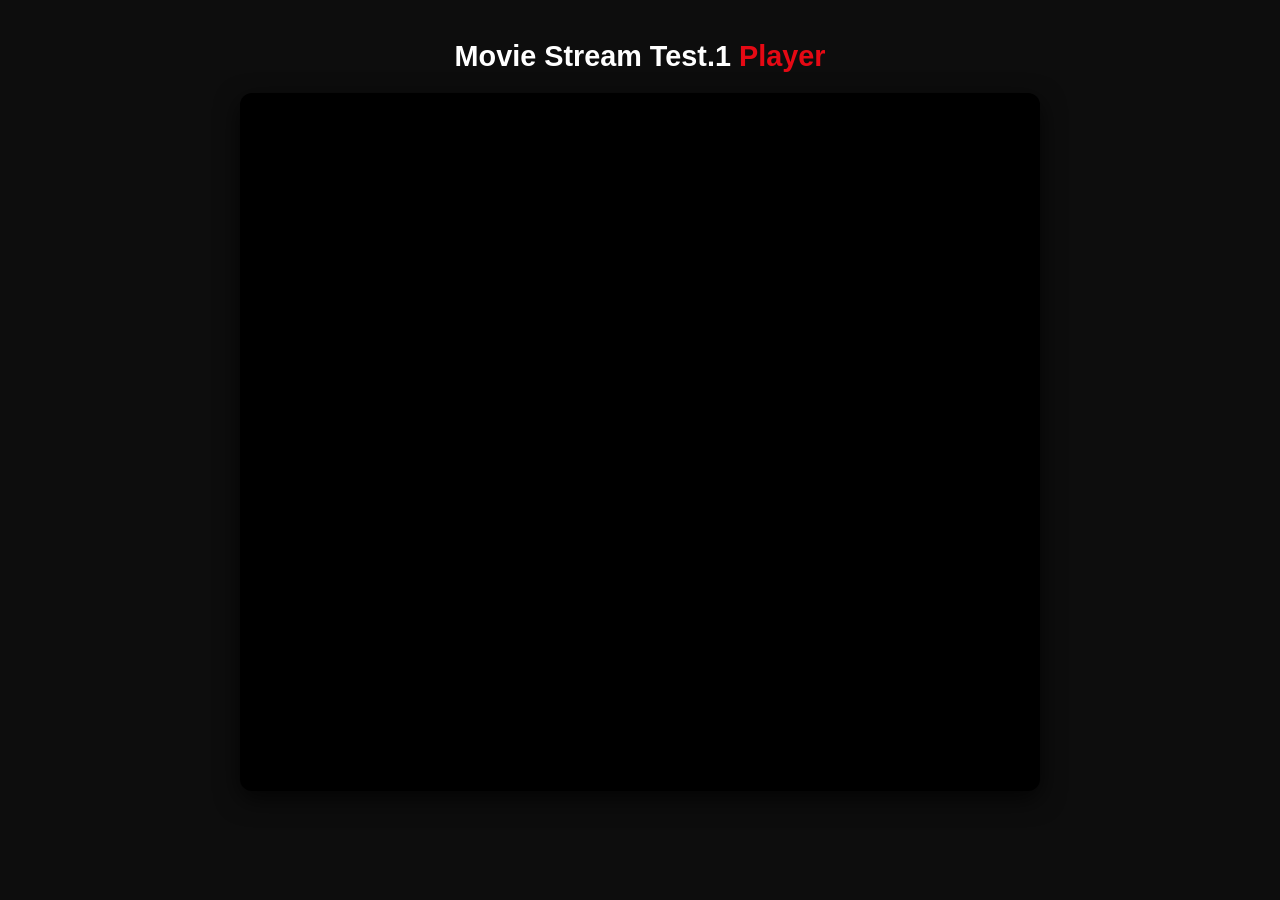
<file: test.html>
<!DOCTYPE html>
<html lang="en">
<head>
  <meta charset="UTF-8">
  <meta name="viewport" content="width=device-width, initial-scale=1.0">
  <title>Bunny Stream Test - Movie Player</title>
  <style>
    * {
      box-sizing: border-box;
      margin: 0;
      padding: 0;
    }

    body {
      background-color: #0d0d0d;
      color: #ffffff;
      font-family: Arial, sans-serif;
      display: flex;
      flex-direction: column;
      align-items: center;
      padding: 40px 20px;
    }

    h1 {
      margin-bottom: 20px;
      font-size: 1.8rem;
    }

    h1 span {
      color: #e50914; /* Movie red accent */
    }

    /* Maintains 16:9 widescreen layout */
    .player-wrapper {
      position: relative;
      width: 100%;
      max-width: 800px;
      padding-top: 56.25%; /* 16:9 Aspect Ratio */
      background-color: #000;
      border-radius: 12px;
      overflow: hidden;
      box-shadow: 0 8px 24px rgba(0, 0, 0, 0.7);
    }

    .player-wrapper iframe {
      position: absolute;
      top: 0;
      left: 0;
      width: 100%;
      height: 100%;
      border: 0;
    }
  </style>
</head>
<body>

  <h1>Movie Stream Test.1 <span>Player</span></h1>

  <!-- Bunny Stream Embedded Player -->
  <div class="player-wrapper">
    <iframe 
      src="https://player.mediadelivery.net/embed/726414/fbdea253-7f57-42e6-a14e-90fa830bb635?autoplay=true&loop=false&preload=true&responsive=true" 
      loading="lazy" 
      allow="accelerometer; gyroscope; autoplay; encrypted-media; picture-in-picture;" 
      allowfullscreen="true">
    </iframe>
  </div>

</body>
</html>
</file>
<file: style.css>
/* ========================================
   HEXA WEB SOLUTIONS - COMPLETE STYLESHEET
   ======================================== */
@import url('https://fonts.googleapis.com/css2?family=Outfit:wght@300;400;500;600;700;800&family=Space+Grotesk:wght@400;500;600;700&display=swap');

/* ========== THEME VARIABLES ========== */
:root {
  --primary: #6366f1;
  --primary-dark: #4f46e5;
  --secondary: #8b5cf6;
  --accent: #06b6d4;
  --accent-2: #14b8a6;
  --dark: #0f172a;
  --light: #f8fafc;
  --white: #ffffff;
  --gray: #64748b;
  --success: #10b981;
  --warning: #f59e0b;
  --danger: #ef4444;
  --gradient-1: linear-gradient(135deg, #6366f1, #8b5cf6, #06b6d4);
  --gradient-2: linear-gradient(135deg, #f0f9ff, #e0f2fe, #ffffff);
  --gradient-3: linear-gradient(135deg, #6366f122, #8b5cf622, transparent);
  --shadow-sm: 0 2px 4px rgba(0,0,0,0.05);
  --shadow: 0 4px 20px rgba(0,0,0,0.08);
  --shadow-lg: 0 20px 60px rgba(99,102,241,0.15);
  --shadow-glow: 0 0 40px rgba(99,102,241,0.3);
  --primary-rgb: 99, 102, 241;
  --accent-rgb: 6, 182, 212;
  --radius: 16px;
  --radius-lg: 24px;
  --radius-xl: 32px;
  --transition: all 0.4s cubic-bezier(0.175, 0.885, 0.32, 1.275);
  --transition-sm: all 0.2s ease;
}

/* ========== THEME VARIANTS ========== */
[data-theme="sunset"] {
  --primary: #f97316; --primary-dark: #ea580c; --secondary: #ec4899; --accent: #fbbf24; --accent-2: #f59e0b;
  --dark: #1e1b4b; --gradient-1: linear-gradient(135deg, #f97316, #ec4899, #fbbf24);
  --gradient-2: linear-gradient(135deg, #fff7ed, #fef3c7, #ffffff);
  --gradient-3: linear-gradient(135deg, #f9731622, #ec489922, transparent);
  --shadow-glow: 0 0 40px rgba(249, 115, 22, 0.3); --shadow-lg: 0 20px 60px rgba(249, 115, 22, 0.15);
  --primary-rgb: 249, 115, 22; --accent-rgb: 251, 191, 36;
}
[data-theme="forest"] {
  --primary: #22c55e; --primary-dark: #16a34a; --secondary: #14b8a6; --accent: #84cc16; --accent-2: #65a30d;
  --dark: #022c22; --gradient-1: linear-gradient(135deg, #22c55e, #14b8a6, #84cc16);
  --gradient-2: linear-gradient(135deg, #f0fdf4, #dcfce7, #ffffff);
  --gradient-3: linear-gradient(135deg, #22c55e22, #14b8a622, transparent);
  --shadow-glow: 0 0 40px rgba(34, 197, 94, 0.3); --shadow-lg: 0 20px 60px rgba(34, 197, 94, 0.15);
  --primary-rgb: 34, 197, 94; --accent-rgb: 132, 204, 22;
}
[data-theme="ocean"] {
  --primary: #0ea5e9; --primary-dark: #0284c7; --secondary: #6366f1; --accent: #22d3ee; --accent-2: #06b6d4;
  --dark: #0c1929; --gradient-1: linear-gradient(135deg, #0ea5e9, #6366f1, #22d3ee);
  --gradient-2: linear-gradient(135deg, #f0f9ff, #e0f2fe, #ffffff);
  --gradient-3: linear-gradient(135deg, #0ea5e922, #6366f122, transparent);
  --shadow-glow: 0 0 40px rgba(14, 165, 233, 0.3); --shadow-lg: 0 20px 60px rgba(14, 165, 233, 0.15);
  --primary-rgb: 14, 165, 233; --accent-rgb: 34, 211, 238;
}
[data-theme="royal"] {
  --primary: #7c3aed; --primary-dark: #6d28d9; --secondary: #db2777; --accent: #f472b6; --accent-2: #ec4899;
  --dark: #1e1b3a; --gradient-1: linear-gradient(135deg, #7c3aed, #db2777, #f472b6);
  --gradient-2: linear-gradient(135deg, #faf5ff, #f3e8ff, #ffffff);
  --gradient-3: linear-gradient(135deg, #7c3aed22, #db277722, transparent);
  --shadow-glow: 0 0 40px rgba(124, 58, 237, 0.3); --shadow-lg: 0 20px 60px rgba(124, 58, 237, 0.15);
  --primary-rgb: 124, 58, 237; --accent-rgb: 244, 114, 182;
}

/* ========== RESET & BASE ========== */
* { margin: 0; padding: 0; box-sizing: border-box; }
html { scroll-behavior: smooth; }
body {
  font-family: 'Outfit', sans-serif;
  background: var(--white);
  color: var(--dark);
  line-height: 1.6;
  overflow-x: hidden;
  position: relative;
}
body::before {
  content: ''; position: fixed; top: 0; left: 0; width: 100%; height: 100%;
  background: radial-gradient(circle at 20% 80%, rgba(var(--primary-rgb), 0.08) 0%, transparent 50%),
              radial-gradient(circle at 80% 20%, rgba(var(--primary-rgb), 0.08) 0%, transparent 50%),
              radial-gradient(circle at 50% 50%, rgba(var(--accent-rgb), 0.05) 0%, transparent 70%);
  pointer-events: none; z-index: -1; transition: background 0.5s ease;
}
h1, h2, h3, h4, h5, h6 { font-family: 'Space Grotesk', sans-serif; font-weight: 700; line-height: 1.2; }
h1 { font-size: clamp(2.5rem, 8vw, 4.5rem); background: var(--gradient-1); -webkit-background-clip: text; -webkit-text-fill-color: transparent; background-clip: text; animation: gradientShift 8s ease infinite; background-size: 300% 300%; }
@keyframes gradientShift { 0%, 100% { background-position: 0% 50%; } 50% { background-position: 100% 50%; } }
h2 { font-size: clamp(2rem, 5vw, 3rem); color: var(--dark); position: relative; display: inline-block; }
h2::after { content: ''; position: absolute; bottom: -8px; left: 0; width: 60%; height: 4px; background: var(--gradient-1); border-radius: 2px; opacity: 0.8; }
p { color: var(--gray); font-size: 1.1rem; }
a { text-decoration: none; color: inherit; transition: var(--transition-sm); }

/* ========== LAYOUT ========== */
.container { max-width: 1400px; margin: 0 auto; padding: 0 2rem; }
section { padding: 6rem 0; }
.grid { display: grid; gap: 2rem; grid-template-columns: repeat(auto-fit, minmax(300px, 1fr)); }

/* ========== HEADER & NAV ========== */
header { position: fixed; top: 0; left: 0; right: 0; z-index: 1000; padding: 1rem 0; transition: var(--transition); background: rgba(255,255,255,0.9); backdrop-filter: blur(20px); border-bottom: 1px solid rgba(var(--primary-rgb), 0.1); }
header.scrolled { padding: 0.75rem 0; box-shadow: var(--shadow); }
nav { display: flex; justify-content: space-between; align-items: center; }
.logo-custom { display: flex; align-items: center; gap: 0.5rem; font-family: 'Space Grotesk', sans-serif; font-weight: 800; font-size: 1.4rem; text-decoration: none; color: var(--dark); }
.logo-hexagon { width: 42px; height: 42px; position: relative; display: flex; align-items: center; justify-content: center; background: var(--gradient-1); clip-path: polygon(50% 0%, 100% 25%, 100% 75%, 50% 100%, 0% 75%, 0% 25%); transition: var(--transition); box-shadow: var(--shadow-glow); }
.logo-hexagon::before { content: 'H'; color: white; font-weight: 800; font-size: 1.3rem; font-family: 'Space Grotesk', sans-serif; }
.logo-hexagon:hover { transform: rotate(30deg) scale(1.1); box-shadow: 0 0 60px rgba(var(--primary-rgb), 0.6); }
.logo-text-custom { background: var(--gradient-1); -webkit-background-clip: text; -webkit-text-fill-color: transparent; background-clip: text; letter-spacing: -0.5px; }
.logo-tagline { display: block; font-size: 0.65rem; font-weight: 400; color: var(--gray); letter-spacing: 1px; text-transform: uppercase; margin-top: -4px; opacity: 0.9; }
.nav-links { display: flex; gap: 2rem; list-style: none; }
.nav-links a { font-weight: 500; position: relative; padding: 0.5rem 0; color: var(--dark); }
.nav-links a::after { content: ''; position: absolute; bottom: 0; left: 0; width: 0; height: 2px; background: var(--gradient-1); transition: var(--transition-sm); border-radius: 2px; }
.nav-links a:hover::after, .nav-links a.active::after { width: 100%; }
.nav-links a:hover, .nav-links a.active { color: var(--primary); }
.theme-switcher { display: flex; align-items: center; gap: 0.5rem; padding: 0.5rem 1rem; border-radius: 50px; background: var(--gradient-2); border: 1px solid rgba(var(--primary-rgb), 0.2); }
.theme-dot { width: 20px; height: 20px; border-radius: 50%; cursor: pointer; border: 2px solid transparent; transition: var(--transition-sm); }
.theme-dot.active { border-color: var(--dark); transform: scale(1.15); box-shadow: 0 0 0 2px var(--white), 0 0 0 4px var(--primary); }
.theme-dot.aurora { background: linear-gradient(135deg, #6366f1, #06b6d4); }
.theme-dot.sunset { background: linear-gradient(135deg, #f97316, #ec4899); }
.theme-dot.forest { background: linear-gradient(135deg, #22c55e, #14b8a6); }
.theme-dot.ocean { background: linear-gradient(135deg, #0ea5e9, #6366f1); }
.theme-dot.royal { background: linear-gradient(135deg, #7c3aed, #db2777); }
.mobile-toggle { display: none; flex-direction: column; gap: 5px; cursor: pointer; padding: 0.5rem; }
.mobile-toggle span { width: 25px; height: 3px; background: var(--dark); border-radius: 3px; transition: var(--transition-sm); }

/* ========== HERO ========== */
.hero { min-height: 100vh; display: flex; align-items: center; padding: 8rem 0 4rem; position: relative; overflow: hidden; }
.hero-content-compact { max-width: 650px; animation: fadeInUp 1s ease; }
@keyframes fadeInUp { from { opacity: 0; transform: translateY(40px); } to { opacity: 1; transform: translateY(0); } }
.hero-buttons-compact { display: flex; gap: 0.875rem; flex-wrap: wrap; margin-top: 1.5rem; }
.hero-shapes { position: absolute; width: 100%; height: 100%; top: 0; left: 0; pointer-events: none; }
.shape { position: absolute; border-radius: 50%; background: var(--gradient-3); animation: pulse 4s ease-in-out infinite; }
.shape:nth-child(1) { width: 300px; height: 300px; top: 10%; right: 20%; animation-delay: 0s; }
.shape:nth-child(2) { width: 200px; height: 200px; bottom: 20%; left: 10%; animation-delay: 2s; }
@keyframes pulse { 0%, 100% { transform: scale(1); opacity: 0.5; } 50% { transform: scale(1.2); opacity: 0.8; } }

/* ========== BUTTONS ========== */
.btn { display: inline-flex; align-items: center; gap: 0.5rem; padding: 0.875rem 1.75rem; border-radius: 50px; font-weight: 600; font-size: 0.95rem; cursor: pointer; transition: var(--transition); border: none; position: relative; overflow: hidden; }
.btn::before { content: ''; position: absolute; top: 0; left: -100%; width: 100%; height: 100%; background: var(--gradient-1); transition: var(--transition); z-index: -1; }
.btn-primary { background: var(--gradient-1); color: white; box-shadow: var(--shadow-lg); }
.btn-primary:hover { transform: translateY(-3px); box-shadow: 0 25px 80px rgba(var(--primary-rgb), 0.4); }
.btn-primary::before { left: 0; }
.btn-secondary { background: transparent; color: var(--primary); border: 2px solid var(--primary); }
.btn-secondary:hover { background: var(--primary); color: white; transform: translateY(-3px); }
.btn i { font-size: 1.1rem; }

/* ========== STATS ========== */
.stats-bar { display: grid; grid-template-columns: repeat(3, 1fr); gap: 1.5rem; padding: 2rem; background: var(--gradient-2); border-radius: var(--radius-lg); margin: 3rem 0; border: 1px solid rgba(var(--primary-rgb), 0.1); }
.stat-item { text-align: center; }
.stat-number { font-size: 2.5rem; font-weight: 700; background: var(--gradient-1); -webkit-background-clip: text; -webkit-text-fill-color: transparent; font-family: 'Space Grotesk', sans-serif; }
.stat-label { color: var(--gray); font-size: 0.95rem; margin-top: 0.25rem; }

/* ========== CARDS ========== */
.card { background: var(--white); border-radius: var(--radius-lg); padding: 2rem; box-shadow: var(--shadow); transition: var(--transition); border: 1px solid rgba(var(--primary-rgb), 0.1); position: relative; overflow: hidden; }
.card::before { content: ''; position: absolute; top: 0; left: 0; right: 0; height: 4px; background: var(--gradient-1); transform: scaleX(0); transition: var(--transition-sm); transform-origin: left; }
.card:hover { transform: translateY(-8px); box-shadow: var(--shadow-lg); }
.card:hover::before { transform: scaleX(1); }
.card-icon { width: 60px; height: 60px; border-radius: 16px; background: var(--gradient-1); display: flex; align-items: center; justify-content: center; margin-bottom: 1.5rem; font-size: 1.5rem; color: white; }
.card h3 { font-size: 1.5rem; margin-bottom: 0.75rem; color: var(--dark); }
.services { background: var(--gradient-2); }
.service-card { text-align: center; padding: 2.5rem 2rem; }
.service-card .card-icon { margin: 0 auto 1.5rem; }
.project-link { display: inline-flex; align-items: center; gap: 0.5rem; color: var(--primary); font-weight: 500; margin-top: 1rem; }
.project-link:hover { gap: 0.75rem; }

/* ========== PROJECTS ========== */
.project-filters { display: flex; justify-content: center; gap: 0.75rem; flex-wrap: wrap; margin-bottom: 2.5rem; }
.filter-btn { padding: 0.625rem 1.5rem; border-radius: 25px; border: 2px solid rgba(var(--primary-rgb), 0.3); background: transparent; color: var(--dark); font-weight: 500; cursor: pointer; transition: var(--transition-sm); font-size: 0.9rem; }
.filter-btn.active, .filter-btn:hover { background: var(--gradient-1); color: white; border-color: transparent; transform: translateY(-2px); }
.project-grid { display: grid; grid-template-columns: repeat(auto-fit, minmax(320px, 1fr)); gap: 2rem; }
.project-card { border-radius: var(--radius-lg); overflow: hidden; background: var(--white); border: 1px solid rgba(var(--primary-rgb), 0.1); transition: var(--transition); position: relative; }
.project-card:hover { transform: translateY(-8px); box-shadow: var(--shadow-lg); border-color: var(--primary); }
.project-thumb { position: relative; height: 220px; background: var(--gradient-1); display: flex; align-items: center; justify-content: center; color: white; font-size: 3.5rem; overflow: hidden; }
.project-thumb::after { content: ''; position: absolute; inset: 0; background: linear-gradient(to top, rgba(15,23,42,0.9), transparent 60%); opacity: 0; transition: var(--transition-sm); }
.project-card:hover .project-thumb::after { opacity: 1; }
.project-overlay { position: absolute; bottom: 0; left: 0; right: 0; padding: 1.5rem; color: white; transform: translateY(20px); opacity: 0; transition: var(--transition); }
.project-card:hover .project-overlay { transform: translateY(0); opacity: 1; }
.project-overlay h4 { font-size: 1.3rem; margin-bottom: 0.5rem; }
.project-overlay p { color: rgba(255,255,255,0.9); font-size: 0.95rem; margin-bottom: 1rem; }
.project-overlay .btn { padding: 0.5rem 1.25rem; font-size: 0.85rem; background: white; color: var(--primary); }
.project-info { padding: 1.5rem; }
.project-info h3 { font-size: 1.3rem; color: var(--dark); margin-bottom: 0.75rem; }
.project-info p { font-size: 0.95rem; margin-bottom: 1rem; }
.project-meta { display: flex; gap: 1rem; flex-wrap: wrap; margin-bottom: 1rem; }
.project-meta span { padding: 0.25rem 0.75rem; background: rgba(var(--primary-rgb), 0.1); color: var(--primary); border-radius: 15px; font-size: 0.8rem; font-weight: 500; }

/* ========== CONTACT ========== */
.contact-hero { text-align: center; padding: 2rem 0 4rem; }
.contact-grid { display: grid; grid-template-columns: 1fr 1.2fr; gap: 4rem; align-items: start; }
.contact-sidebar { position: sticky; top: 100px; display: flex; flex-direction: column; gap: 2rem; }
.contact-cards { display: grid; gap: 1rem; }
.contact-card { display: flex; align-items: flex-start; gap: 1.25rem; padding: 1.25rem; border-radius: var(--radius); background: var(--white); border: 1px solid rgba(var(--primary-rgb), 0.1); transition: var(--transition); cursor: pointer; }
.contact-card:hover { transform: translateX(6px); border-color: var(--primary); box-shadow: var(--shadow); }
.contact-card-icon { width: 48px; height: 48px; border-radius: 14px; background: var(--gradient-1); display: flex; align-items: center; justify-content: center; color: white; font-size: 1.2rem; flex-shrink: 0; }
.contact-card-info span:first-child { display: block; font-weight: 600; color: var(--dark); margin-bottom: 0.25rem; }
.contact-card-info span:last-child { color: var(--gray); font-size: 0.95rem; }
.contact-form { background: var(--white); border-radius: var(--radius-lg); padding: 2.5rem; box-shadow: var(--shadow); border: 1px solid rgba(var(--primary-rgb), 0.1); }
.contact-form h3 { margin-bottom: 1.5rem; color: var(--dark); }
.form-row { display: grid; grid-template-columns: 1fr 1fr; gap: 1.5rem; }
.form-group { margin-bottom: 1.25rem; }
.form-group label { display: block; margin-bottom: 0.5rem; font-weight: 500; color: var(--dark); font-size: 0.95rem; }
.form-group input, .form-group select, .form-group textarea { width: 100%; padding: 1rem 1.25rem; border: 2px solid rgba(var(--primary-rgb), 0.2); border-radius: 12px; font-size: 1rem; font-family: inherit; transition: var(--transition-sm); background: var(--white); }
.form-group input:focus, .form-group select:focus, .form-group textarea:focus { outline: none; border-color: var(--primary); box-shadow: 0 0 0 4px rgba(var(--primary-rgb), 0.1); }
.form-group textarea { min-height: 140px; resize: vertical; }
.file-upload { border: 2px dashed rgba(var(--primary-rgb), 0.3); border-radius: 12px; padding: 1.5rem; text-align: center; cursor: pointer; transition: var(--transition-sm); background: var(--gradient-2); }
.file-upload:hover { border-color: var(--primary); background: rgba(var(--primary-rgb), 0.05); }
.file-upload input { display: none; }
.file-upload-icon { font-size: 2rem; color: var(--primary); margin-bottom: 0.5rem; }
.file-upload-text { color: var(--gray); font-size: 0.9rem; }
.file-upload-name { margin-top: 0.75rem; color: var(--dark); font-weight: 500; font-size: 0.9rem; }
.form-actions { display: flex; gap: 1rem; margin-top: 1.5rem; flex-wrap: wrap; }
.btn-submit { flex: 1; min-width: 200px; justify-content: center; }
.btn-reset { padding: 1rem 2rem; border-radius: 50px; background: transparent; color: var(--gray); border: 2px solid rgba(var(--primary-rgb), 0.3); font-weight: 500; cursor: pointer; transition: var(--transition-sm); }
.btn-reset:hover { border-color: var(--primary); color: var(--primary); }
.quick-contact { background: var(--gradient-2); border-radius: var(--radius-lg); padding: 1.75rem; border: 1px solid rgba(var(--primary-rgb), 0.1); }
.quick-contact h4 { margin-bottom: 1.25rem; color: var(--dark); }
.quick-links { display: flex; flex-direction: column; gap: 0.875rem; }
.quick-link { display: flex; align-items: center; gap: 1rem; padding: 0.75rem; border-radius: 12px; transition: var(--transition-sm); }
.quick-link:hover { background: rgba(var(--primary-rgb), 0.1); }
.quick-link i { width: 36px; height: 36px; border-radius: 10px; background: var(--gradient-1); display: flex; align-items: center; justify-content: center; color: white; font-size: 1rem; }
.quick-link-text span:first-child { display: block; font-weight: 500; color: var(--dark); font-size: 0.95rem; }
.quick-link-text span:last-child { color: var(--gray); font-size: 0.9rem; }
.social-proof { text-align: center; padding: 1.5rem; background: var(--white); border-radius: var(--radius-lg); border: 1px solid rgba(var(--primary-rgb), 0.1); }
.social-proof p { margin-bottom: 1rem; color: var(--dark); font-weight: 500; }
.trust-badges { display: flex; justify-content: center; gap: 1rem; flex-wrap: wrap; }
.trust-badge { display: flex; align-items: center; gap: 0.5rem; padding: 0.5rem 1rem; border-radius: 25px; background: var(--gradient-2); font-size: 0.85rem; border: 1px solid rgba(var(--primary-rgb), 0.2); }
.trust-badge i { color: var(--success); }
.contact-map { background: var(--gradient-2); border-radius: var(--radius-lg); height: 280px; display: flex; align-items: center; justify-content: center; border: 2px dashed rgba(var(--primary-rgb), 0.3); position: relative; overflow: hidden; }
.contact-map::before { content: ''; position: absolute; width: 200%; height: 200%; background: radial-gradient(circle, rgba(var(--primary-rgb), 0.1) 0%, transparent 70%); animation: pulse 3s ease-in-out infinite; }
.contact-map i { font-size: 3rem; color: var(--primary); z-index: 1; }
.contact-map-text { position: absolute; bottom: 1rem; left: 50%; transform: translateX(-50%); color: var(--gray); font-size: 0.9rem; z-index: 1; }

/* ========== FEEDBACKS ========== */
.feedback-hero { text-align: center; padding: 2rem 0 4rem; }
.feedback-grid { display: grid; grid-template-columns: repeat(auto-fit, minmax(350px, 1fr)); gap: 2rem; margin-bottom: 4rem; }
.feedback-card { background: var(--white); border-radius: var(--radius-lg); padding: 2rem; border: 1px solid rgba(var(--primary-rgb), 0.1); transition: var(--transition); position: relative; }
.feedback-card:hover { transform: translateY(-6px); box-shadow: var(--shadow-lg); border-color: var(--primary); }
.feedback-card::before { content: '"'; position: absolute; top: 1rem; right: 1.5rem; font-size: 4rem; color: rgba(var(--primary-rgb), 0.1); font-family: Georgia, serif; line-height: 1; }
.feedback-header { display: flex; align-items: center; gap: 1rem; margin-bottom: 1.25rem; }
.feedback-avatar { width: 56px; height: 56px; border-radius: 50%; background: var(--gradient-1); display: flex; align-items: center; justify-content: center; color: white; font-weight: 700; font-size: 1.3rem; flex-shrink: 0; }
.feedback-info h4 { color: var(--dark); font-size: 1.15rem; margin-bottom: 0.125rem; }
.feedback-info span { color: var(--gray); font-size: 0.9rem; }
.feedback-rating { color: #fbbf24; font-size: 1rem; margin-bottom: 1rem; }
.feedback-text { color: var(--dark); line-height: 1.7; font-style: italic; }
.feedback-meta { display: flex; align-items: center; gap: 1rem; margin-top: 1.5rem; padding-top: 1.25rem; border-top: 1px solid rgba(var(--primary-rgb), 0.1); font-size: 0.85rem; color: var(--gray); }
.feedback-meta i { color: var(--success); }
.video-testimonial { background: var(--gradient-2); border-radius: var(--radius-xl); padding: 3rem 2rem; text-align: center; margin: 3rem 0; border: 1px solid rgba(var(--primary-rgb), 0.1); }
.video-placeholder { max-width: 700px; margin: 0 auto 2rem; aspect-ratio: 16/9; background: linear-gradient(135deg, var(--primary), var(--secondary)); border-radius: var(--radius-lg); display: flex; align-items: center; justify-content: center; cursor: pointer; position: relative; overflow: hidden; transition: var(--transition); }
.video-placeholder:hover { transform: scale(1.02); box-shadow: var(--shadow-lg); }
.video-placeholder::after { content: ''; position: absolute; width: 80px; height: 80px; border-radius: 50%; background: rgba(255,255,255,0.95); }
.video-placeholder::before { content: '▶'; position: absolute; font-size: 2rem; color: var(--primary); margin-left: 4px; z-index: 1; }
.video-testimonial h4 { font-size: 1.5rem; color: var(--dark); margin-bottom: 0.75rem; }
.video-testimonial p { max-width: 600px; margin: 0 auto; }

/* ========== FAQ & TIMELINE ========== */
.faq-container { max-width: 800px; margin: 0 auto; }
.faq-item { margin-bottom: 1rem; border-radius: var(--radius); border: 1px solid rgba(var(--primary-rgb), 0.2); overflow: hidden; }
.faq-question { padding: 1.25rem 1.5rem; background: var(--white); display: flex; justify-content: space-between; align-items: center; cursor: pointer; font-weight: 600; color: var(--dark); transition: var(--transition-sm); }
.faq-question:hover { background: var(--gradient-2); }
.faq-question i { transition: transform 0.3s ease; }
.faq-item.active .faq-question i { transform: rotate(180deg); }
.faq-answer { padding: 0 1.5rem; max-height: 0; overflow: hidden; transition: max-height 0.3s ease, padding 0.3s ease; background: var(--gradient-2); color: var(--gray); }
.faq-item.active .faq-answer { padding: 1rem 1.5rem 1.5rem; max-height: 500px; }
.timeline { position: relative; max-width: 800px; margin: 4rem auto 0; padding-left: 30px; }
.timeline::before { content: ''; position: absolute; left: 0; top: 0; height: 100%; width: 3px; background: var(--gradient-1); border-radius: 3px; }
.timeline-item { position: relative; padding: 1.5rem 0 1.5rem 2rem; margin-bottom: 2rem; }
.timeline-item::before { content: ''; position: absolute; left: -34px; top: 2rem; width: 16px; height: 16px; border-radius: 50%; background: var(--white); border: 3px solid var(--primary); box-shadow: 0 0 0 4px rgba(var(--primary-rgb), 0.1); z-index: 1; }
.timeline-year { display: inline-block; padding: 0.25rem 0.75rem; background: var(--gradient-1); color: white; border-radius: 20px; font-weight: 600; font-size: 0.85rem; margin-bottom: 0.75rem; }
.timeline-title { font-size: 1.2rem; color: var(--dark); margin-bottom: 0.5rem; }
.timeline-desc { color: var(--gray); font-size: 1rem; }

/* ========== TEAM & VALUES ========== */
.team-grid { display: grid; grid-template-columns: repeat(auto-fit, minmax(250px, 1fr)); gap: 2rem; margin-top: 3rem; }
.team-card { text-align: center; padding: 2rem 1.5rem; border-radius: var(--radius-lg); background: var(--white); border: 1px solid rgba(var(--primary-rgb), 0.1); transition: var(--transition); }
.team-card:hover { transform: translateY(-8px); box-shadow: var(--shadow-lg); border-color: var(--primary); }
.team-avatar { width: 120px; height: 120px; border-radius: 50%; margin: 0 auto 1.25rem; background: var(--gradient-1); display: flex; align-items: center; justify-content: center; color: white; font-size: 2.5rem; font-weight: 700; position: relative; overflow: hidden; }
.team-avatar::after { content: ''; position: absolute; inset: 0; background: linear-gradient(135deg, transparent 40%, rgba(255,255,255,0.3) 60%); transform: translateX(-100%); transition: transform 0.6s ease; }
.team-card:hover .team-avatar::after { transform: translateX(100%); }
.team-name { font-size: 1.3rem; color: var(--dark); margin-bottom: 0.25rem; }
.team-role { color: var(--primary); font-weight: 500; margin-bottom: 1rem; display: block; }
.team-social { display: flex; justify-content: center; gap: 0.75rem; }
.team-social a { width: 36px; height: 36px; border-radius: 10px; background: var(--gradient-2); display: flex; align-items: center; justify-content: center; color: var(--primary); transition: var(--transition-sm); }
.team-social a:hover { background: var(--gradient-1); color: white; transform: translateY(-3px); }
.values-grid { display: grid; grid-template-columns: repeat(auto-fit, minmax(200px, 1fr)); gap: 1.5rem; margin-top: 2rem; }
.value-card { text-align: center; padding: 1.5rem; border-radius: var(--radius); background: var(--gradient-2); border: 1px solid rgba(var(--primary-rgb), 0.1); }
.value-icon { font-size: 2rem; margin-bottom: 1rem; background: var(--gradient-1); -webkit-background-clip: text; -webkit-text-fill-color: transparent; }
.value-title { font-weight: 600; color: var(--dark); margin-bottom: 0.5rem; }
.value-desc { font-size: 0.9rem; color: var(--gray); }

/* ========== FOOTER ========== */
footer { background: var(--dark); color: var(--light); padding: 4rem 0 2rem; margin-top: 4rem; }
.footer-content { display: grid; grid-template-columns: 2fr 1fr 1fr 1fr; gap: 3rem; margin-bottom: 3rem; }
.footer-brand .logo-custom { margin-bottom: 1rem; }
.footer-brand .logo-text-custom { -webkit-text-fill-color: white; }
.footer-brand p { color: rgba(255,255,255,0.7); margin-bottom: 1.5rem; }
.footer-links h4 { color: white; margin-bottom: 1.25rem; font-size: 1.2rem; }
.footer-links ul { list-style: none; }
.footer-links li { margin-bottom: 0.75rem; }
.footer-links a { color: rgba(255,255,255,0.7); transition: var(--transition-sm); }
.footer-links a:hover { color: var(--accent); transform: translateX(4px); }
.footer-bottom { text-align: center; padding-top: 2rem; border-top: 1px solid rgba(255,255,255,0.1); color: rgba(255,255,255,0.6); font-size: 0.95rem; }

/* ========== FLOATING & CHATBOT ========== */
.fab-container { position: fixed; bottom: 2rem; right: 2rem; display: flex; flex-direction: column; gap: 1rem; z-index: 9999; }
.fab { width: 56px; height: 56px; border-radius: 50%; display: flex; align-items: center; justify-content: center; color: white; font-size: 1.5rem; box-shadow: var(--shadow-lg); transition: var(--transition); cursor: pointer; border: none; position: relative; overflow: hidden; }
.fab::before { content: ''; position: absolute; top: 0; left: 0; width: 100%; height: 100%; background: var(--gradient-1); z-index: -1; transition: var(--transition); }
.fab:hover { transform: translateY(-4px) scale(1.05); box-shadow: 0 25px 80px rgba(var(--primary-rgb), 0.5); }
.fab.whatsapp { background: #25D366; }
.fab.whatsapp::before { background: #25D366; }
.fab.chatbot { background: var(--primary); }
.chatbot-modal { position: fixed; bottom: 90px; right: 2rem; width: 380px; max-height: 500px; background: white; border-radius: var(--radius-lg); box-shadow: var(--shadow-lg); display: none; flex-direction: column; overflow: hidden; z-index: 9998; animation: slideUp 0.3s ease; border: 1px solid rgba(var(--primary-rgb), 0.2); }
@keyframes slideUp { from { opacity: 0; transform: translateY(20px); } to { opacity: 1; transform: translateY(0); } }
.chatbot-modal.active { display: flex; }
.chatbot-header { padding: 1.25rem 1.5rem; background: var(--gradient-1); color: white; display: flex; align-items: center; justify-content: space-between; }
.chatbot-header h4 { display: flex; align-items: center; gap: 0.5rem; font-size: 1.1rem; }
.chatbot-close { background: none; border: none; color: white; font-size: 1.5rem; cursor: pointer; opacity: 0.9; transition: var(--transition-sm); }
.chatbot-close:hover { opacity: 1; transform: rotate(90deg); }
.chatbot-body { flex: 1; padding: 1.5rem; overflow-y: auto; display: flex; flex-direction: column; gap: 1rem; background: var(--light); }
.chat-message { max-width: 85%; padding: 0.875rem 1.25rem; border-radius: 18px; font-size: 0.95rem; line-height: 1.5; }
.chat-message.bot { align-self: flex-start; background: white; border-bottom-left-radius: 6px; box-shadow: var(--shadow-sm); }
.chat-message.user { align-self: flex-end; background: var(--gradient-1); color: white; border-bottom-right-radius: 6px; }
.chatbot-input { padding: 1rem 1.5rem; border-top: 1px solid rgba(0,0,0,0.08); display: flex; gap: 0.75rem; background: white; }
.chatbot-input input { flex: 1; padding: 0.875rem 1.25rem; border: 2px solid rgba(var(--primary-rgb), 0.2); border-radius: 25px; font-size: 0.95rem; outline: none; transition: var(--transition-sm); }
.chatbot-input input:focus { border-color: var(--primary); }
.chatbot-input button { width: 40px; height: 40px; border-radius: 50%; background: var(--gradient-1); border: none; color: white; cursor: pointer; display: flex; align-items: center; justify-content: center; transition: var(--transition-sm); }
.chatbot-input button:hover { transform: scale(1.05); }

/* ========== LOADER & ANIMATIONS ========== */
.loader { position: fixed; top: 0; left: 0; width: 100%; height: 100%; background: var(--white); display: flex; align-items: center; justify-content: center; z-index: 10000; transition: opacity 0.5s ease, visibility 0.5s ease; }
.loader.hidden { opacity: 0; visibility: hidden; }
.loader-content { text-align: center; }
.loader-logo { width: 80px; height: 80px; border-radius: 50%; border: 4px solid var(--primary); border-top-color: transparent; animation: spin 1s linear infinite; margin: 0 auto 1.5rem; }
@keyframes spin { to { transform: rotate(360deg); } }
.loader-text { font-family: 'Space Grotesk', sans-serif; font-weight: 600; background: var(--gradient-1); -webkit-background-clip: text; -webkit-text-fill-color: transparent; font-size: 1.2rem; }
.success-message { position: fixed; top: 2rem; right: 2rem; padding: 1rem 1.5rem; background: var(--success); color: white; border-radius: 12px; box-shadow: var(--shadow-lg); display: flex; align-items: center; gap: 0.75rem; z-index: 10001; animation: slideIn 0.3s ease, fadeOut 0.5s ease 2.5s forwards; max-width: 350px; }
@keyframes slideIn { from { opacity: 0; transform: translateX(100px); } to { opacity: 1; transform: translateX(0); } }
@keyframes fadeOut { to { opacity: 0; transform: translateX(100px); } }
[data-animate] { opacity: 0; transform: translateY(30px); transition: opacity 0.6s ease, transform 0.6s ease; }
[data-animate].animated { opacity: 1; transform: translateY(0); }

/* ========== RESPONSIVE ========== */
@media (max-width: 1024px) {
  .hero { text-align: center; padding-top: 6rem; }
  .hero-content-compact { margin: 0 auto; }
  .hero-buttons-compact { justify-content: center; }
  .contact-grid { grid-template-columns: 1fr; }
  .contact-sidebar { position: static; }
  .form-row { grid-template-columns: 1fr; }
  .feedback-grid { grid-template-columns: 1fr; }
}
@media (max-width: 768px) {
  .nav-links { position: fixed; top: 80px; left: 0; right: 0; background: white; flex-direction: column; padding: 2rem; gap: 1rem; box-shadow: var(--shadow); transform: translateY(-150%); transition: var(--transition); z-index: 999; }
  .nav-links.active { transform: translateY(0); }
  .mobile-toggle { display: flex; }
  .footer-content { grid-template-columns: 1fr; text-align: center; }
  .footer-links ul { display: flex; flex-wrap: wrap; justify-content: center; gap: 1rem; }
  .chatbot-modal { width: calc(100vw - 2rem); right: 1rem; bottom: 80px; }
  section { padding: 4rem 0; }
  .theme-switcher { display: none; }
  .stats-bar { grid-template-columns: 1fr; }
  .form-actions { flex-direction: column; }
  .btn-submit, .btn-reset { width: 100%; }
  .project-grid { grid-template-columns: 1fr; }
}

/* ========== SCROLLBAR ========== */
::-webkit-scrollbar { width: 8px; }
::-webkit-scrollbar-track { background: var(--light); }
::-webkit-scrollbar-thumb { background: var(--primary); border-radius: 4px; }
::-webkit-scrollbar-thumb:hover { background: var(--primary-dark); }

/* ========== MOBILE RESPONSIVENESS FIXES ========== */
@media (max-width: 768px) {
  /* Prevent horizontal overflow & adjust container padding */
  .container { padding: 0 1rem; }
  section { padding: 4rem 0; }
  
  /* Force single column for grids on mobile */
  .grid, 
  .feedback-grid, 
  .team-grid { grid-template-columns: 1fr !important; gap: 1.5rem; }
  
  /* Keep values grid as 2 columns (looks better on mobile) */
  .values-grid { grid-template-columns: 1fr 1fr !important; gap: 1rem; }
  
  /* Fix timeline alignment & dots on mobile */
  .timeline { margin: 2rem auto 0; padding-left: 20px; }
  .timeline-item { padding: 1rem 0 1rem 1.5rem; }
  .timeline-item::before { left: -24px; width: 12px; height: 12px; top: 1.25rem; }
  .timeline-year { font-size: 0.75rem; padding: 0.2rem 0.6rem; }
  
  /* Fix video testimonial overflow */
  .video-placeholder { max-width: 100%; margin: 0 auto 1.5rem; border-radius: 16px; }
  .video-placeholder::after { width: 60px; height: 60px; }
  .video-placeholder::before { font-size: 1.5rem; }
  
  /* Adjust feedback card quote mark */
  .feedback-card::before { font-size: 3rem; top: 0.5rem; right: 1rem; }
  
  /* Stats bar spacing */
  .stats-bar { padding: 1.5rem 1rem; gap: 1.5rem; margin: 2rem 0; }
  .stat-number { font-size: 2rem; }
  .stat-label { font-size: 0.85rem; }
}

@media (max-width: 480px) {
  h1 { font-size: 2rem !important; line-height: 1.2; }
  h2 { font-size: 1.6rem !important; }
  .hero { padding: 7rem 0 3rem; min-height: auto; }
  .values-grid { grid-template-columns: 1fr !important; }
  .team-avatar { width: 90px; height: 90px; font-size: 2rem; }
  .feedback-card { padding: 1.5rem; }
  .contact-card { padding: 1rem; gap: 1rem; }
}
</file>
